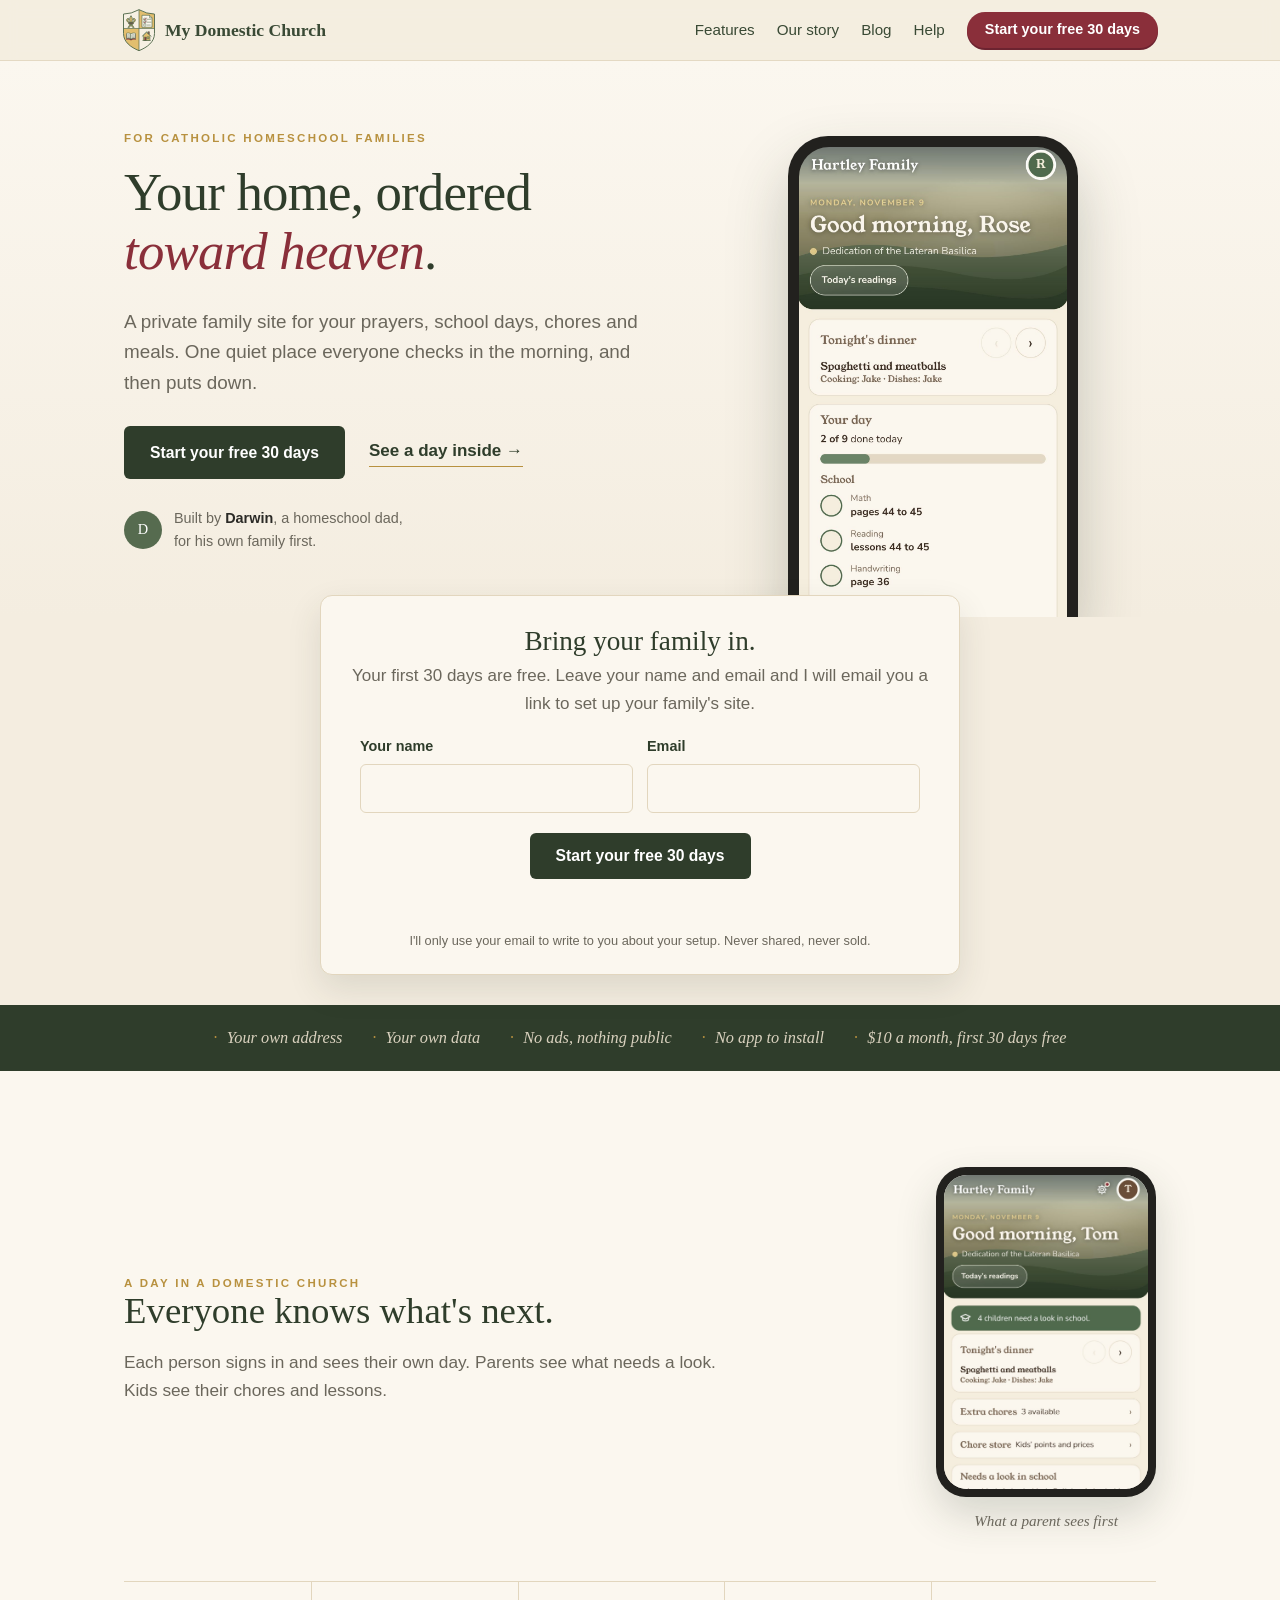
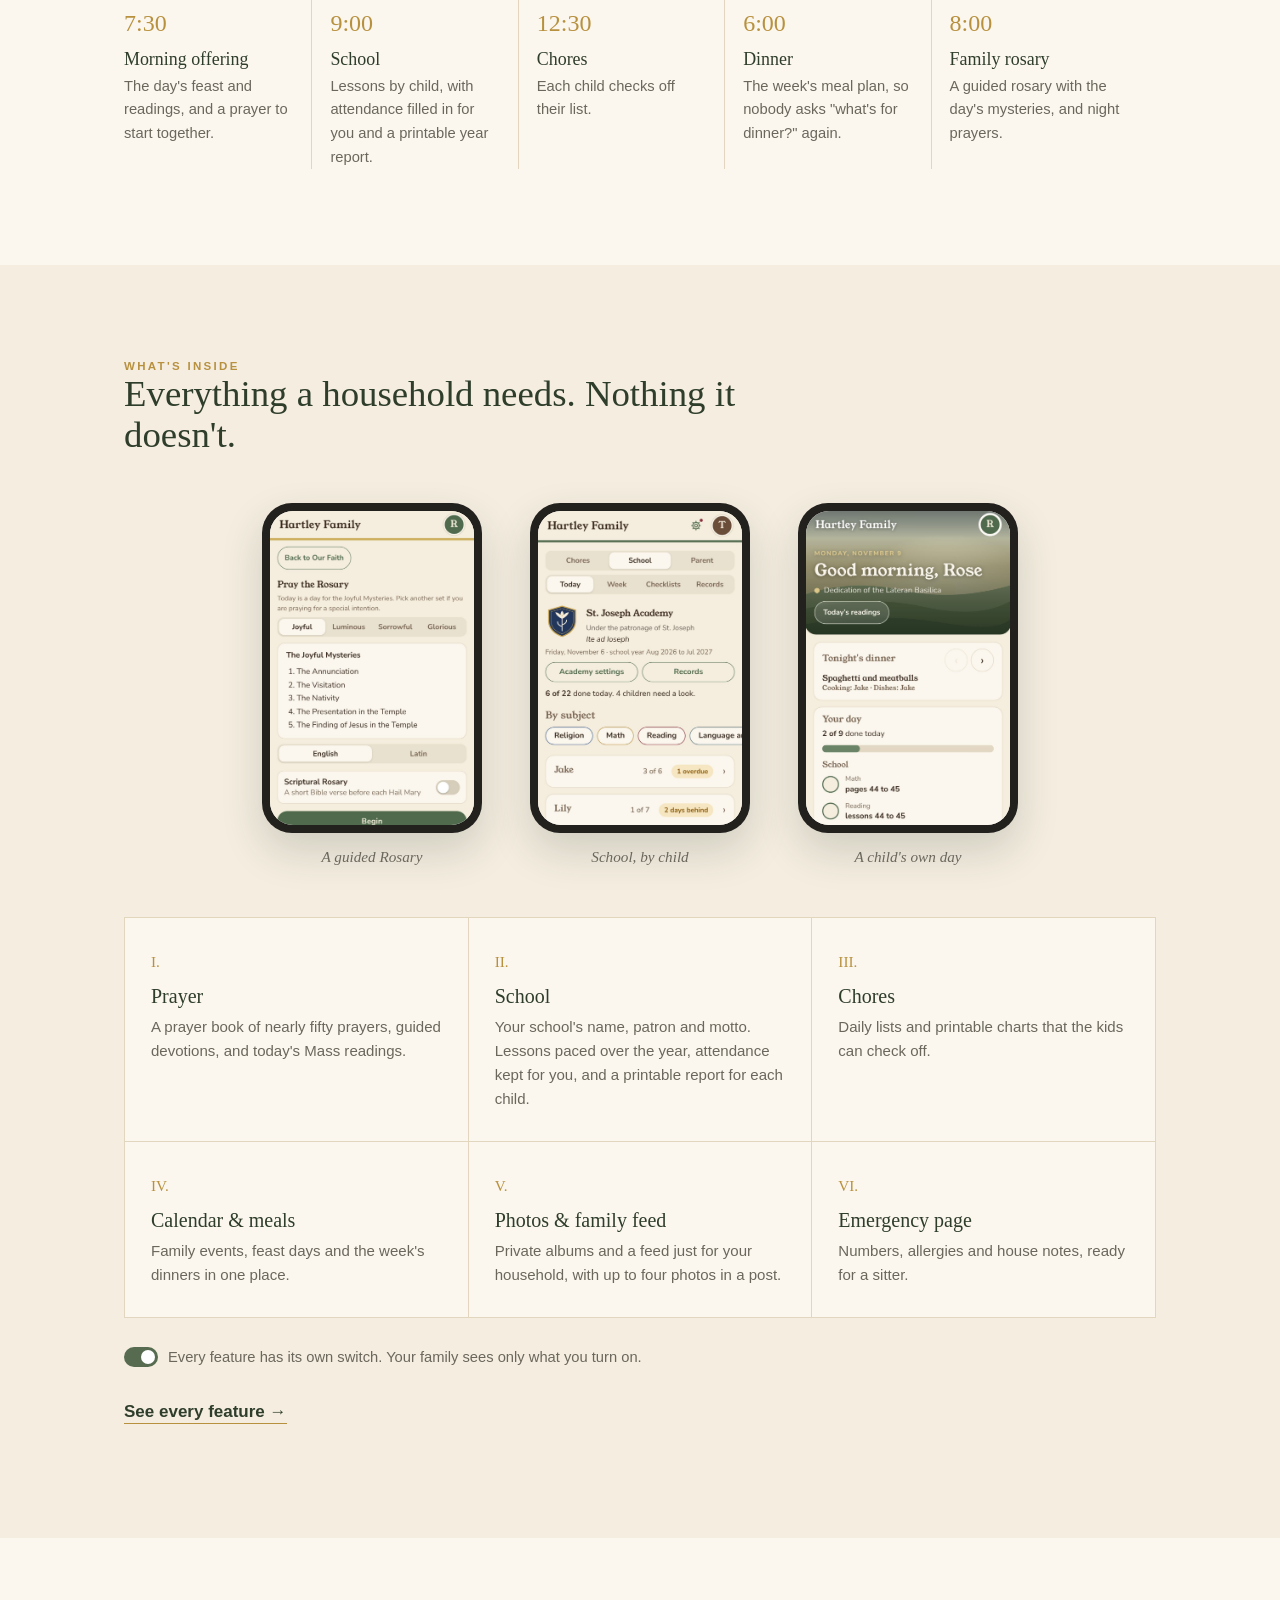
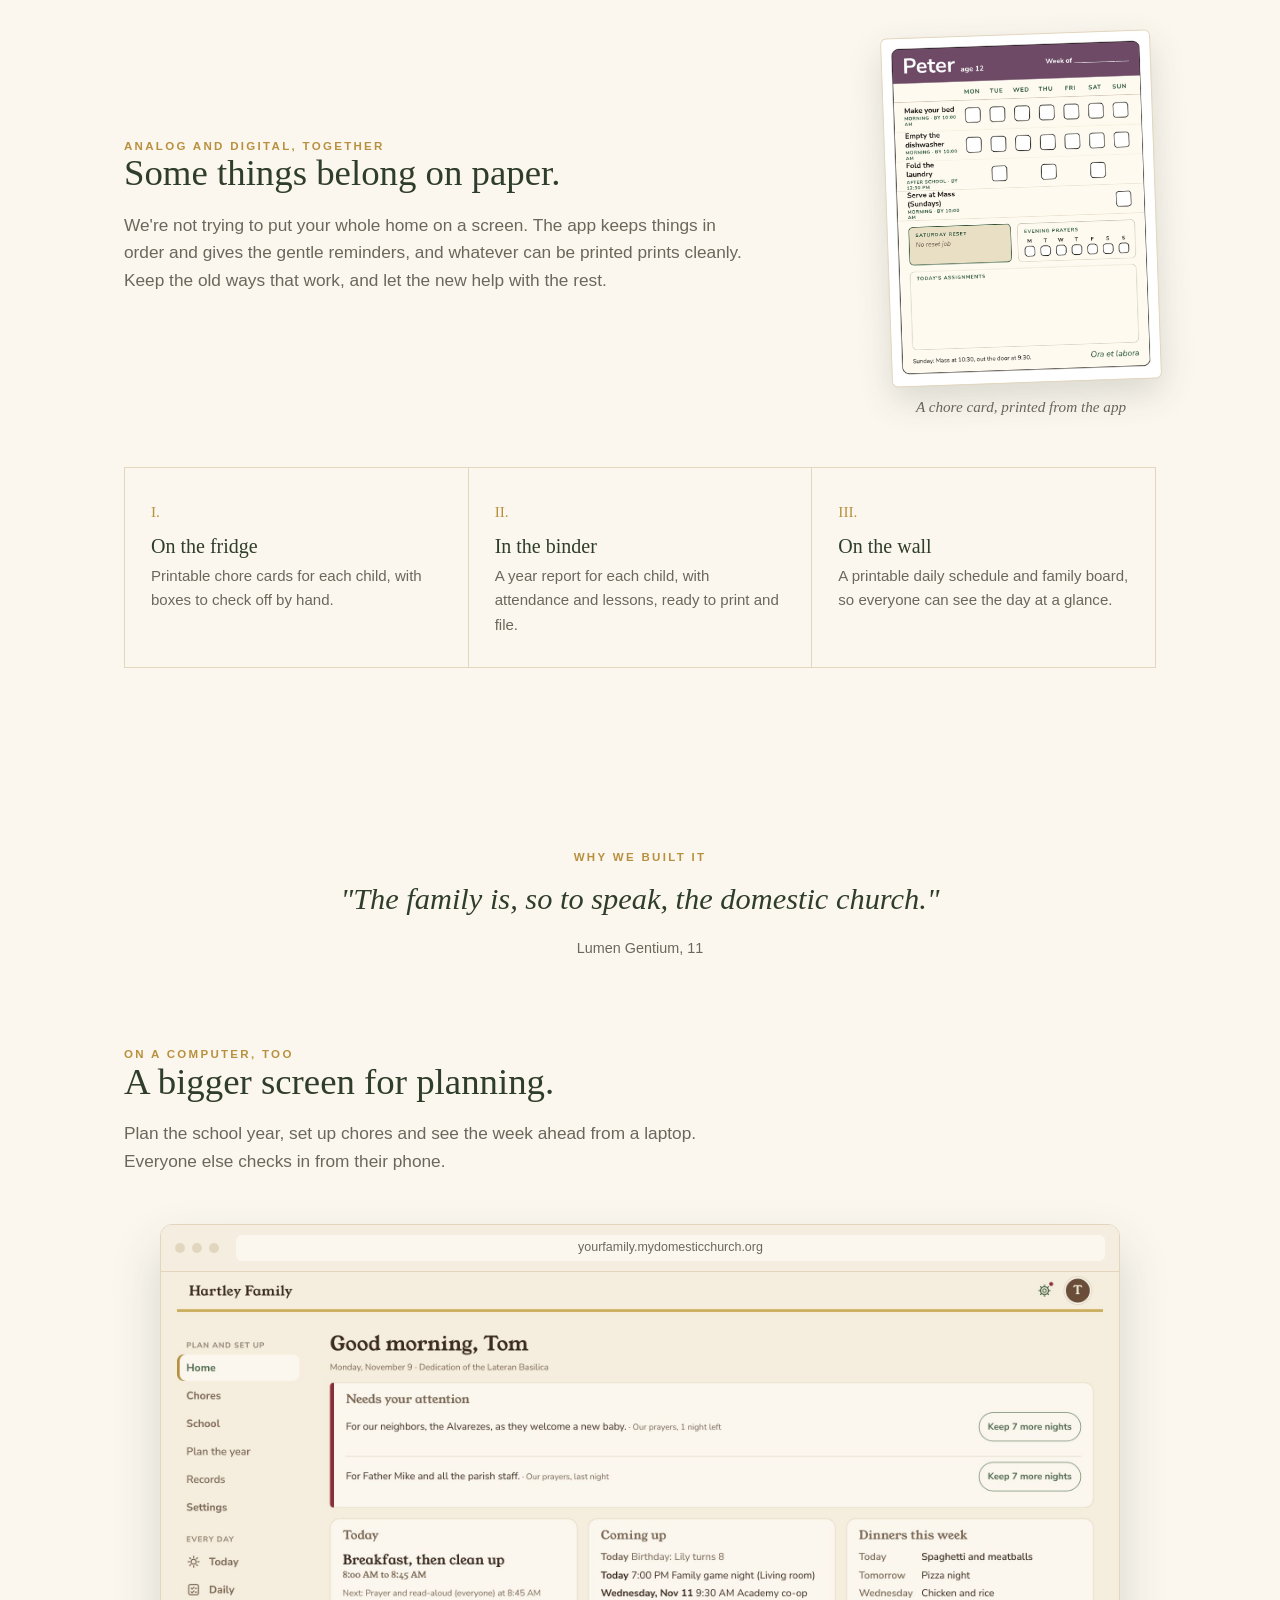
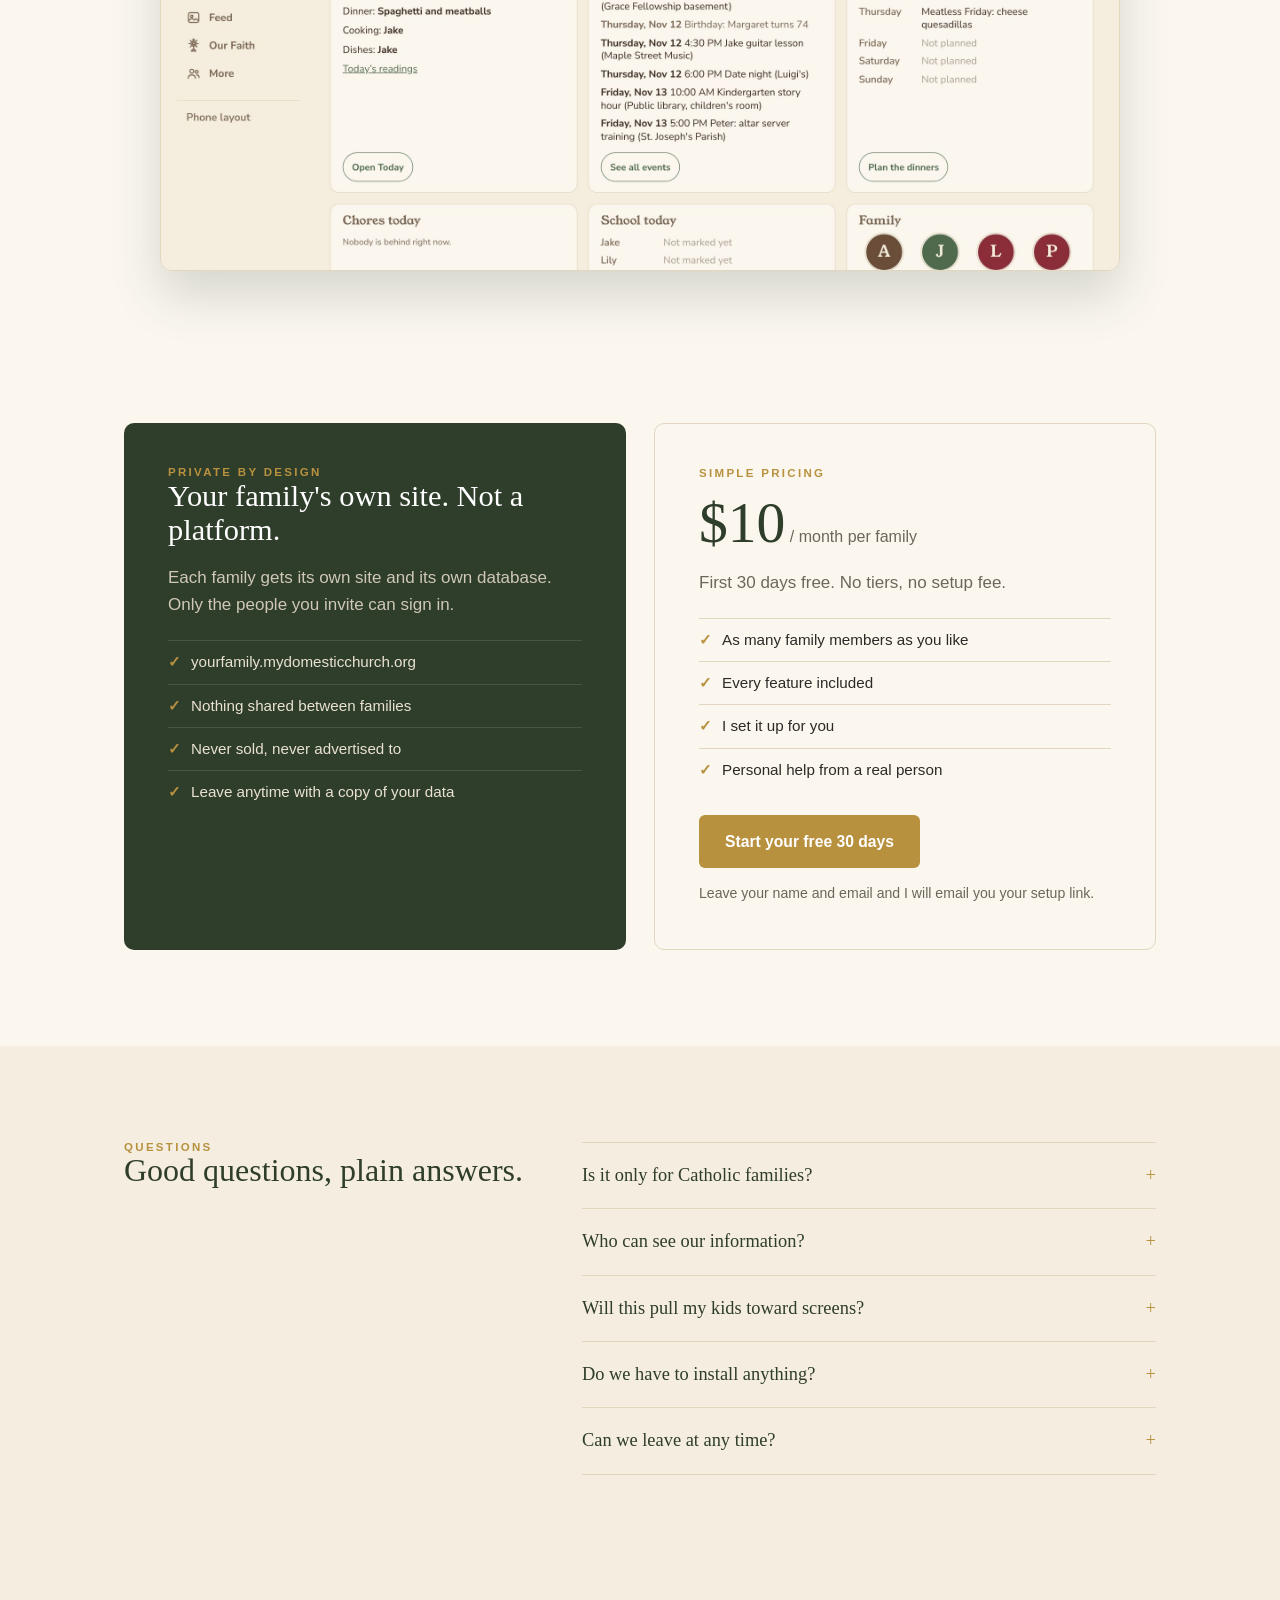
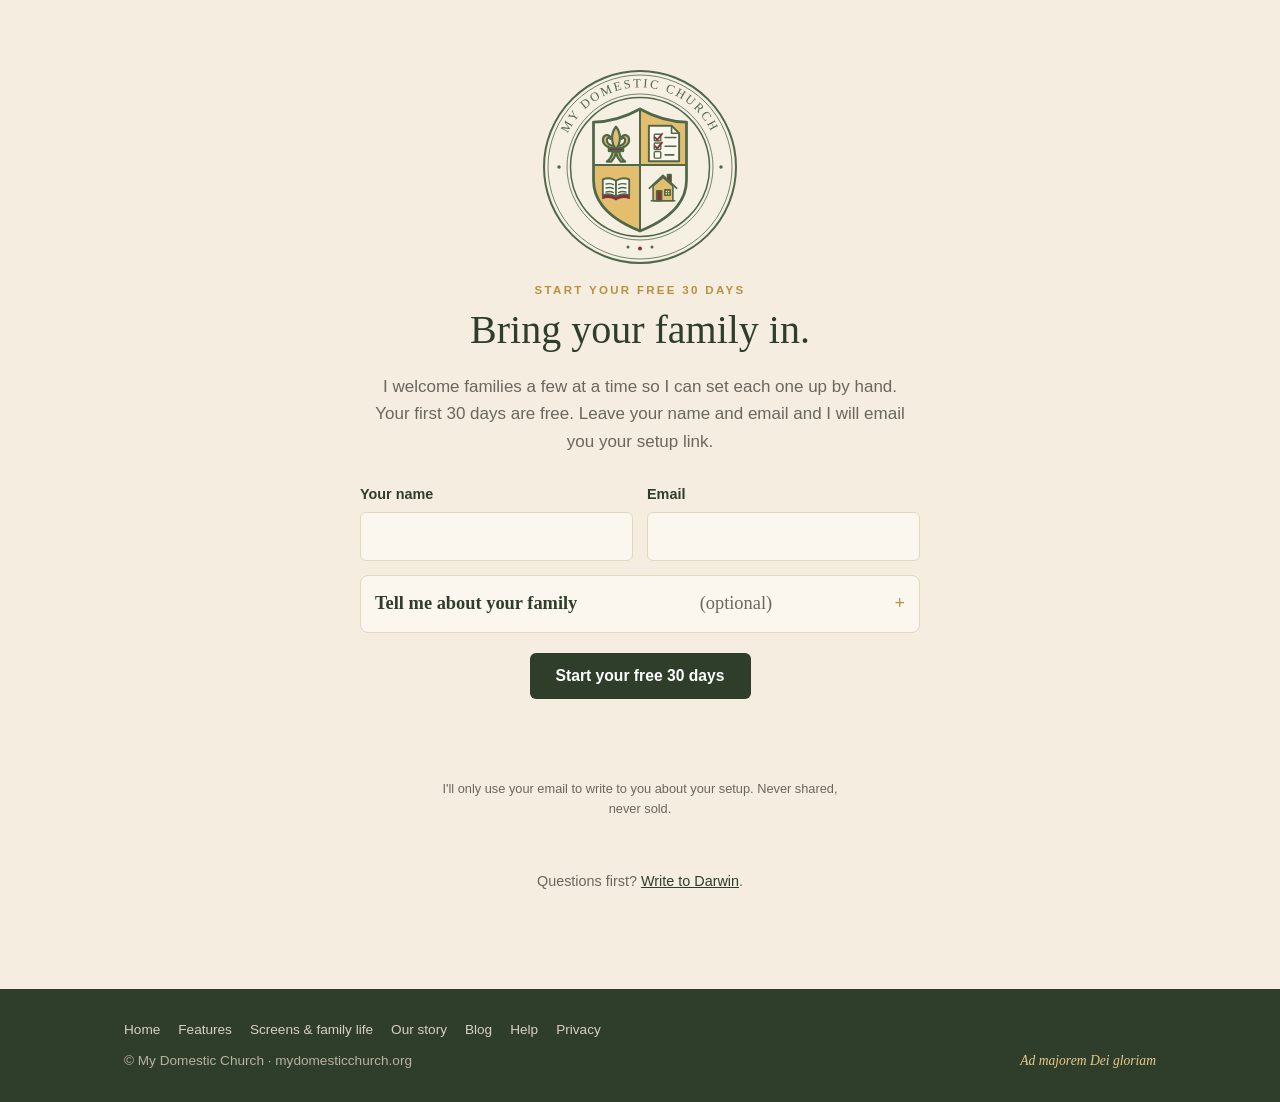
<file: index.html>
<!doctype html>
<html lang="en"><head>
<link rel="icon" href="/favicon.ico" sizes="any">
<link rel="icon" href="/logo/crest-shield.svg" type="image/svg+xml">
<link rel="apple-touch-icon" href="/logo/apple-touch-icon.png">
<!-- Google tag (gtag.js) -->
<script async src="https://www.googletagmanager.com/gtag/js?id=G-GP95698Y2Q"></script>
<script>
  window.dataLayer = window.dataLayer || [];
  function gtag(){dataLayer.push(arguments);}
  gtag('js', new Date());

  gtag('config', 'G-GP95698Y2Q');
</script>
<!-- Google Tag Manager -->
<script async src="https://www.googletagmanager.com/gtm.js?id=GTM-NWWBCVBQ"></script>
<script>
  window.dataLayer = window.dataLayer || [];
  function gtag(){dataLayer.push(arguments);}
  gtag('js', new Date());
</script>
<meta charset="utf-8"><meta name="viewport" content="width=device-width, initial-scale=1">
<title>My Domestic Church: a private family site for Catholic homeschoolers</title>
<meta name="description" content="Private family sites for Catholic homeschool families.">
<meta property="og:type" content="website"><meta property="og:site_name" content="My Domestic Church"><meta property="og:title" content="My Domestic Church: a private family site for Catholic homeschoolers"><meta property="og:description" content="Private family sites for Catholic homeschool families."><meta property="og:url" content="https://mydomesticchurch.org/"><meta property="og:image" content="https://mydomesticchurch.org/logo/share.jpg"><meta name="twitter:card" content="summary_large_image">
<meta name="theme-color" content="#2F3D2B">
<link rel="stylesheet" href="/home.css?v=17"><link rel="stylesheet" href="/header.css?v=2"></head><body>
<div class="top"><div class="wrap">
 <a class="logo" href="/"><img src="/logo/crest-shield.svg" alt="">My Domestic Church</a>
 <nav class="mnav" aria-label="Main">
  <a href="/features">Features</a><a href="/our-story">Our story</a><a href="/blog">Blog</a><a href="/help">Help</a>
  <details class="menu"><summary><span class="bars" aria-hidden="true"></span>Menu</summary>
   <div class="menu-panel"><a href="/">Home</a><a href="/features">Features</a><a href="/screens">Screens &amp; family life</a><a href="/our-story">Our story</a><a href="/blog">Blog</a><a href="/help">Help</a><a href="/privacy">Privacy</a><a class="hbtn" href="#quick">Start your free 30 days</a></div>
  </details>
  <a class="hbtn" href="#quick">Start your free 30 days</a>
 </nav>
</div></div>

<header class="hero"><div class="wrap grid">
 <div>
  <div class="caps" style="margin-bottom:18px">For Catholic homeschool families</div>
  <h1 class="rot"><span class="rot-line on">Your home, ordered <i>toward heaven</i>.</span><span class="rot-line" aria-hidden="true">Prayer, school and chores, <i>under one roof</i>.</span><span class="rot-line" aria-hidden="true">Less juggling. <i>More time for each other.</i></span></h1>
  <p class="lead">A private family site for your prayers, school days, chores and meals. One quiet place everyone checks in the morning, and then puts down.</p>
  <div class="actions"><a class="btn" href="#quick">Start your free 30 days</a><a class="link" href="#day">See a day inside &rarr;</a></div>
  <div class="sig"><div class="ini">D</div><div>Built by <b>Darwin</b>, a homeschool dad,<br>for his own family first.</div></div>
 </div>
 <div><div class="phone"><div class="scr"><img src="/shots/today.jpg?v=2" alt="Today screen"></div></div></div>
</div></header>

<section class="quick" id="quick"><div class="wrap">
 <div class="quick-box">
  <div class="quick-head"><h2>Bring your family in.</h2><p>Your first 30 days are free. Leave your name and email and I will email you a link to set up your family's site.</p></div>
  <form class="wl" id="wl-quick" novalidate>
   <div class="wl-row">
    <label for="ql-name">Your name<input id="ql-name" name="name" autocomplete="name" required maxlength="100"></label>
    <label for="ql-email">Email<input id="ql-email" name="email" type="email" autocomplete="email" required maxlength="200"></label>
   </div>
   <label class="wl-hp" aria-hidden="true">Leave this empty<input name="website" tabindex="-1" autocomplete="off"></label>
   <button class="btn" type="submit" id="ql-send">Start your free 30 days</button>
   <p class="wl-msg" id="ql-msg" role="status"></p>
   <p class="wl-fine">I'll only use your email to write to you about your setup. Never shared, never sold.</p>
  </form>
 </div>
</div></section>

<div class="strip"><div class="wrap"><span>Your own address</span><span>Your own data</span><span>No ads, nothing public</span><span>No app to install</span><span>$10 a month, first 30 days free</span></div></div>

<section id="day"><div class="wrap">
 <div class="headrow">
  <div class="head"><div class="caps">A day in a domestic church</div><h2>Everyone knows what's next.</h2><p>Each person signs in and sees their own day. Parents see what needs a look. Kids see their chores and lessons.</p></div>
  <figure class="mini"><div class="scr"><img src="/shots/parent-today.jpg" alt="A parent's Today screen, showing which children need a look in school" loading="lazy"></div><figcaption>What a parent sees first</figcaption></figure>
 </div>
 <div class="day">
  <div><span class="t">7:30</span><h3>Morning offering</h3><p>The day's feast and readings, and a prayer to start together.</p></div>
  <div><span class="t">9:00</span><h3>School</h3><p>Lessons by child, with attendance filled in for you and a printable year report.</p></div>
  <div><span class="t">12:30</span><h3>Chores</h3><p>Each child checks off their list.</p></div>
  <div><span class="t">6:00</span><h3>Dinner</h3><p>The week's meal plan, so nobody asks "what's for dinner?" again.</p></div>
  <div><span class="t">8:00</span><h3>Family rosary</h3><p>A guided rosary with the day's mysteries, and night prayers.</p></div>
 </div>
</div></section>

<section class="alt"><div class="wrap">
 <div class="head"><div class="caps">What's inside</div><h2>Everything a household needs. Nothing it doesn't.</h2></div>
 <div class="trio">
  <figure class="mini"><div class="scr"><img src="/shots/prayer.jpg?v=2" alt="The guided Rosary" loading="lazy"></div><figcaption>A guided Rosary</figcaption></figure>
  <figure class="mini"><div class="scr"><img src="/shots/school-phone.jpg" alt="The School page" loading="lazy"></div><figcaption>School, by child</figcaption></figure>
  <figure class="mini"><div class="scr"><img src="/shots/chores-child.jpg?v=2" alt="A child's day with chores to check off" loading="lazy"></div><figcaption>A child's own day</figcaption></figure>
 </div>
 <div class="feat">
  <div><span class="n">I.</span><h3>Prayer</h3><p>A prayer book of nearly fifty prayers, guided devotions, and today's Mass readings.</p></div>
  <div><span class="n">II.</span><h3>School</h3><p>Your school's name, patron and motto. Lessons paced over the year, attendance kept for you, and a printable report for each child.</p></div>
  <div><span class="n">III.</span><h3>Chores</h3><p>Daily lists and printable charts that the kids can check off.</p></div>
  <div><span class="n">IV.</span><h3>Calendar &amp; meals</h3><p>Family events, feast days and the week's dinners in one place.</p></div>
  <div><span class="n">V.</span><h3>Photos &amp; family feed</h3><p>Private albums and a feed just for your household, with up to four photos in a post.</p></div>
  <div><span class="n">VI.</span><h3>Emergency page</h3><p>Numbers, allergies and house notes, ready for a sitter.</p></div>
 </div>
 <div class="switch"><span class="sw"></span>Every feature has its own switch. Your family sees only what you turn on.</div>
 <p style="margin-top:22px"><a class="link" href="/features">See every feature &rarr;</a></p>
</div></section>

<section id="print"><div class="wrap">
 <div class="headrow">
  <div class="head"><div class="caps">Analog and digital, together</div><h2>Some things belong on paper.</h2><p>We're not trying to put your whole home on a screen. The app keeps things in order and gives the gentle reminders, and whatever can be printed prints cleanly. Keep the old ways that work, and let the new help with the rest.</p></div>
  <figure class="sheet"><img src="/shots/chore-card.jpg" alt="A printed weekly chore card with boxes to check by hand" loading="lazy"><figcaption>A chore card, printed from the app</figcaption></figure>
 </div>
 <div class="feat">
  <div><span class="n">I.</span><h3>On the fridge</h3><p>Printable chore cards for each child, with boxes to check off by hand.</p></div>
  <div><span class="n">II.</span><h3>In the binder</h3><p>A year report for each child, with attendance and lessons, ready to print and file.</p></div>
  <div><span class="n">III.</span><h3>On the wall</h3><p>A printable daily schedule and family board, so everyone can see the day at a glance.</p></div>
 </div>
</div></section>

<div class="quote"><div class="wrap">
 <div class="caps">Why we built it</div>
 <blockquote>"The family is, so to speak, the domestic church."</blockquote>
 <cite>Lumen Gentium, 11</cite>
</div></div>

<section style="padding-top:0"><div class="wrap">
 <div class="head"><div class="caps">On a computer, too</div><h2>A bigger screen for planning.</h2><p>Plan the school year, set up chores and see the week ahead from a laptop. Everyone else checks in from their phone.</p></div>
 <figure class="laptop"><div class="bar"><i></i><i></i><i></i><span>yourfamily.mydomesticchurch.org</span></div><img src="/shots/desktop-home.jpg" alt="The parent's home page on a computer: prayers, the day, what's coming up and the week's dinners" loading="lazy"></figure>
</div></section>

<section style="padding-top:0"><div class="wrap two">
 <div class="dark"><div class="caps">Private by design</div><h2>Your family's own site. Not a platform.</h2><p>Each family gets its own site and its own database. Only the people you invite can sign in.</p>
  <ul><li>yourfamily.mydomesticchurch.org</li><li>Nothing shared between families</li><li>Never sold, never advertised to</li><li>Leave anytime with a copy of your data</li></ul></div>
 <div class="price"><div class="caps">Simple pricing</div><div class="amt" style="margin:14px 0 6px"><span id="price-monthly">$10</span><small> / month per family</small></div><p style="color:var(--muted)">First 30 days free. No tiers, no setup fee.</p>
  <ul><li>As many family members as you like</li><li>Every feature included</li><li>I set it up for you</li><li>Personal help from a real person</li></ul>
  <a class="btn gold" style="margin-top:24px" href="#waitlist">Start your free 30 days</a>
  <p style="color:var(--muted);font-size:.88rem;margin:14px 0 0">Leave your name and email and I will email you your setup link.</p></div>
</div></section>

<section class="alt"><div class="wrap faq">
 <div><div class="caps">Questions</div><h2 style="font-size:2rem">Good questions, plain answers.</h2></div>
 <div>
  <details><summary>Is it only for Catholic families?</summary><p style="color:var(--muted);margin:12px 0 0">It's built with a Catholic family in mind, with the prayer book, readings and wording to match, but any family that likes a private home site is welcome.</p></details>
  <details><summary>Who can see our information?</summary><p style="color:var(--muted);margin:12px 0 0">Only the people you give a sign-in to. Nothing is public, and nothing is shared between families unless you choose a feature that does.</p></details>
  <details><summary>Will this pull my kids toward screens?</summary><p style="color:var(--muted);margin:12px 0 0">I hope not. It is meant to be quick to check and easy to put down, and every optional feature starts switched off. <a href="/screens">Read more</a>.</p></details>
  <details><summary>Do we have to install anything?</summary><p style="color:var(--muted);margin:12px 0 0">No. It opens in your phone's browser, and you can add it to your Home Screen so it looks like an app.</p></details>
  <details><summary>Can we leave at any time?</summary><p style="color:var(--muted);margin:12px 0 0">Yes. Just let me know and I'll give you a copy of your family's information.</p></details>
 </div>
</div></section>

<div class="cta" id="waitlist"><div class="wrap" id="contact">
 <img src="/logo/crest-seal.svg" alt="My Domestic Church seal">
 <div class="caps">Start your free 30 days</div>
 <h2>Bring your family in.</h2>
 <p>I welcome families a few at a time so I can set each one up by hand. Your first 30 days are free. Leave your name and email and I will email you your setup link.</p>
 <form class="wl" id="wl-form" novalidate>
  <div class="wl-row">
   <label for="wl-name">Your name<input id="wl-name" name="name" autocomplete="name" required maxlength="100"></label>
   <label for="wl-email">Email<input id="wl-email" name="email" type="email" autocomplete="email" required maxlength="200"></label>
  </div>
  <details class="wl-opt"><summary>Tell me about your family <span>(optional)</span></summary>
  <p class="wl-note">Three short questions. Your answers help me set up the app well for your family before you start.</p>
  <div class="wl-row wl-three">
   <label for="wl-hopes">What would help most?<textarea id="wl-hopes" name="hopes" rows="3" maxlength="1500" placeholder="For example: keeping school on track, chores, prayer time"></textarea></label>
   <label for="wl-kids">Who's at home?<textarea id="wl-kids" name="kids" rows="3" maxlength="300" placeholder="For example: Mom, Dad, kids 12 (7th grade), 9 (4th), 5"></textarea></label>
   <label for="wl-day">A normal school day<textarea id="wl-day" name="school_day" rows="3" maxlength="500" placeholder="For example: start at 9, done by 2, math takes longest"></textarea></label>
  </div>
  </details>
  <label class="wl-hp" aria-hidden="true">Leave this empty<input name="website" tabindex="-1" autocomplete="off"></label>
  <button class="btn" type="submit" id="wl-send">Start your free 30 days</button>
  <p class="wl-msg" id="wl-msg" role="status"></p>
  <p class="wl-fine">I'll only use your email to write to you about your setup. Never shared, never sold.</p>
 </form>
 <form class="wl" id="wl-more" hidden novalidate>
  <h3 class="wl-thanks">Thank you! Watch your email for your setup link.</h3>
  <p class="wl-note">One more thing, if you have a minute. A few answers now mean I can set the app up around the way your family already works. Skip any you like, or all of them.</p>
  <label for="wm-organize">How do you keep things organized today? A planner, the fridge, an app, memory, sticky notes?<textarea id="wm-organize" name="organize" rows="2" maxlength="600"></textarea></label>
  <label for="wm-working">What's working well that you'd hate to lose?<textarea id="wm-working" name="working" rows="2" maxlength="600"></textarea></label>
  <label for="wm-frustrating">What's the most frustrating part of a normal week?<textarea id="wm-frustrating" name="frustrating" rows="2" maxlength="600"></textarea></label>
  <label for="wm-easier">If one thing got easier, what would it be?<textarea id="wm-easier" name="easier" rows="2" maxlength="600"></textarea></label>
  <label for="wm-devices">Who will use the app, and on what? Your phone, a computer, the kids' own tablets or phones?<textarea id="wm-devices" name="devices" rows="2" maxlength="600"></textarea></label>
  <button class="btn" type="submit" id="wm-send">Send my answers</button>
  <button class="wl-skip" type="button" id="wm-skip">No thanks, I'm done</button>
  <p class="wl-msg" id="wm-msg" role="status"></p>
 </form>
 <p class="wl-small">Questions first? <a data-mail href="#">Write to Darwin</a>.</p>
</div></div>

<footer><div class="wrap"><nav class="fnav"><a href="/">Home</a><a href="/features">Features</a><a href="/screens">Screens &amp; family life</a><a href="/our-story">Our story</a><a href="/blog">Blog</a><a href="/help">Help</a><a href="/privacy">Privacy</a></nav><span>&copy; My Domestic Church &middot; mydomesticchurch.org</span><em>Ad majorem Dei gloriam</em></div></footer>
<script src="/site.js?v=12"></script>
<script>
/* Home heading: gently fades between its lines. Shows only the first line if the visitor prefers less motion. */
(function(){
  var lines = document.querySelectorAll(".rot-line"); if (lines.length < 2) return;
  if (window.matchMedia && matchMedia("(prefers-reduced-motion: reduce)").matches) return;
  var i = 0;
  setInterval(function(){
    if (document.hidden) return;
    lines[i].classList.remove("on");
    i = (i + 1) % lines.length;
    lines[i].classList.add("on");
  }, 6000);
})();
</script>
</body></html>
</file>
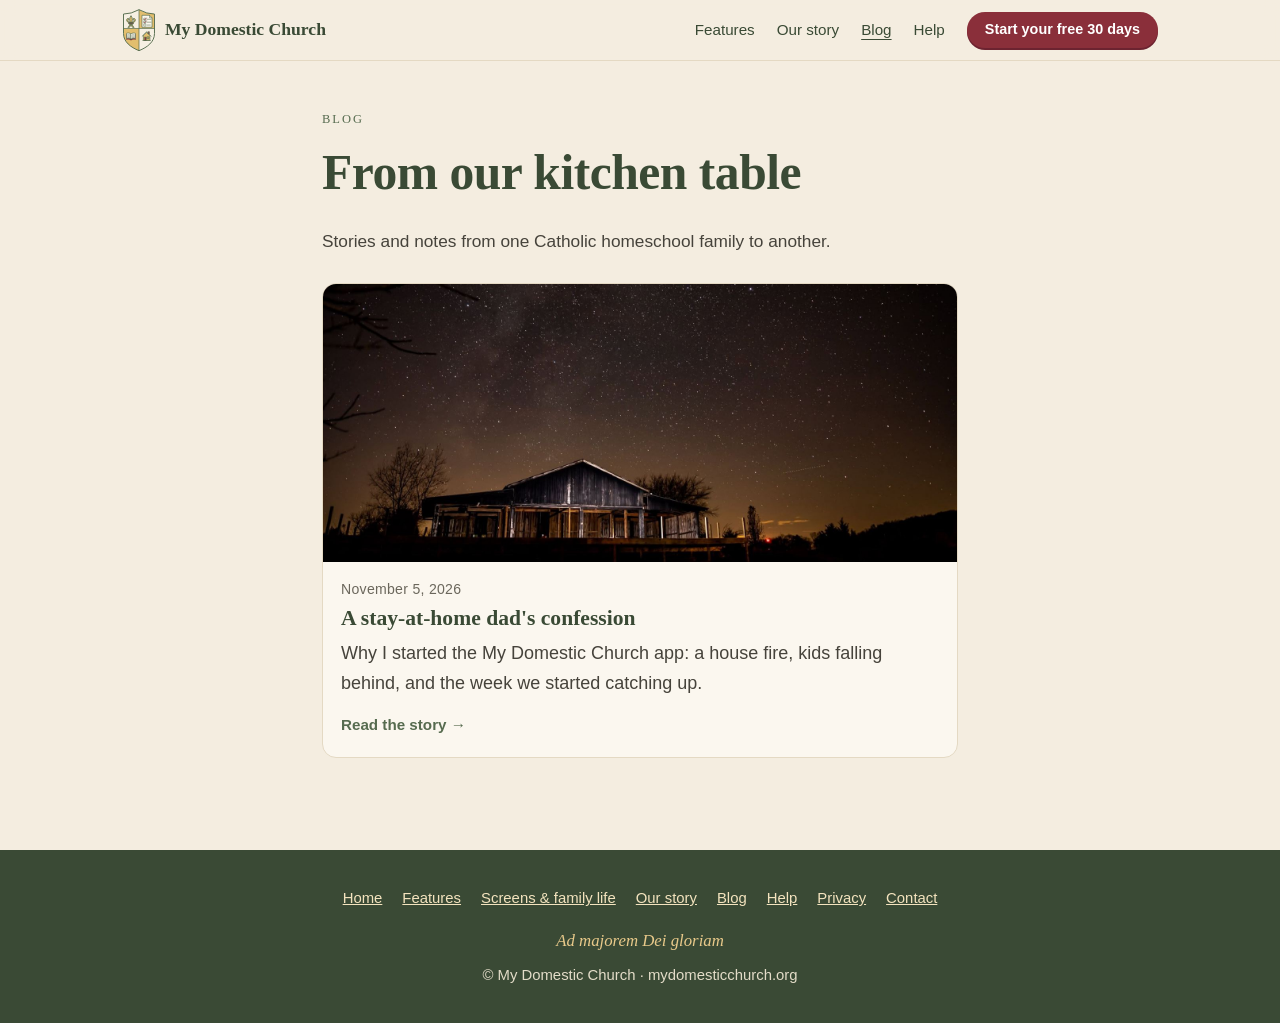
<file: blog.html>
<!doctype html>
<html lang="en"><head>
<link rel="icon" href="/favicon.ico" sizes="any">
<link rel="icon" href="/logo/crest-shield.svg" type="image/svg+xml">
<link rel="apple-touch-icon" href="/logo/apple-touch-icon.png">
<!-- Google tag (gtag.js) -->
<script async src="https://www.googletagmanager.com/gtag/js?id=G-GP95698Y2Q"></script>
<script>
  window.dataLayer = window.dataLayer || [];
  function gtag(){dataLayer.push(arguments);}
  gtag('js', new Date());

  gtag('config', 'G-GP95698Y2Q');
</script>
<!-- Google Tag Manager -->
<script async src="https://www.googletagmanager.com/gtm.js?id=GTM-NWWBCVBQ"></script>
<script>
  window.dataLayer = window.dataLayer || [];
  function gtag(){dataLayer.push(arguments);}
  gtag('js', new Date());
</script>
<meta charset="utf-8"><meta name="viewport" content="width=device-width, initial-scale=1">
<title>Blog | My Domestic Church</title><meta name="description" content="Stories and notes from a Catholic homeschool family.">
<meta property="og:type" content="website"><meta property="og:site_name" content="My Domestic Church"><meta property="og:title" content="Blog | My Domestic Church"><meta property="og:description" content="Stories and notes from a Catholic homeschool family."><meta property="og:url" content="https://mydomesticchurch.org/blog"><meta property="og:image" content="https://mydomesticchurch.org/logo/share.jpg"><meta name="twitter:card" content="summary_large_image"><meta name="theme-color" content="#566B4F">
<link rel="stylesheet" href="/style.css?v=14"><link rel="stylesheet" href="/header.css?v=2"></head><body>
<div class="top"><div class="wrap">
  <a class="logo" href="/"><img src="/logo/crest-shield.svg" alt="">My Domestic Church</a>
  <nav class="mnav" aria-label="Main">
  <a href="/features">Features</a><a href="/our-story">Our story</a><a href="/blog">Blog</a><a href="/help">Help</a>
  <details class="menu"><summary><span class="bars" aria-hidden="true"></span>Menu</summary>
   <div class="menu-panel"><a href="/">Home</a><a href="/features">Features</a><a href="/screens">Screens &amp; family life</a><a href="/our-story">Our story</a><a href="/blog">Blog</a><a href="/help">Help</a><a href="/privacy">Privacy</a><a class="hbtn" href="/#waitlist">Start your free 30 days</a></div>
  </details>
  <a class="hbtn" href="/#waitlist">Start your free 30 days</a>
 </nav>
</div></div>
<main class="page"><div class="wrap prose">
<span class="eyebrow">Blog</span>
<h1>From our kitchen table</h1>
<p class="lede-s">Stories and notes from one Catholic homeschool family to another.</p>
<a class="postcard" href="/blog/a-stay-at-home-dads-confession">
  <img src="/blog/img/confession-header.jpg" alt="A weathered farm building under a sky full of stars" width="1600" height="700" loading="lazy">
  <div class="pc-body"><span class="post-date">November 5, 2026</span>
  <h2>A stay-at-home dad's confession</h2>
  <p>Why I started the My Domestic Church app: a house fire, kids falling behind, and the week we started catching up.</p>
  <span class="more">Read the story &rarr;</span></div>
</a>
</div></main>
<footer>
  <nav><a href="/">Home</a><a href="/features">Features</a><a href="/screens">Screens &amp; family life</a><a href="/our-story">Our story</a><a href="/blog">Blog</a><a href="/help">Help</a><a href="/privacy">Privacy</a><a href="/#contact">Contact</a></nav>
  <em>Ad majorem Dei gloriam</em>
  &copy; My Domestic Church &middot; mydomesticchurch.org
</footer>
<script src="/site.js?v=12"></script>
</body></html>
</file>
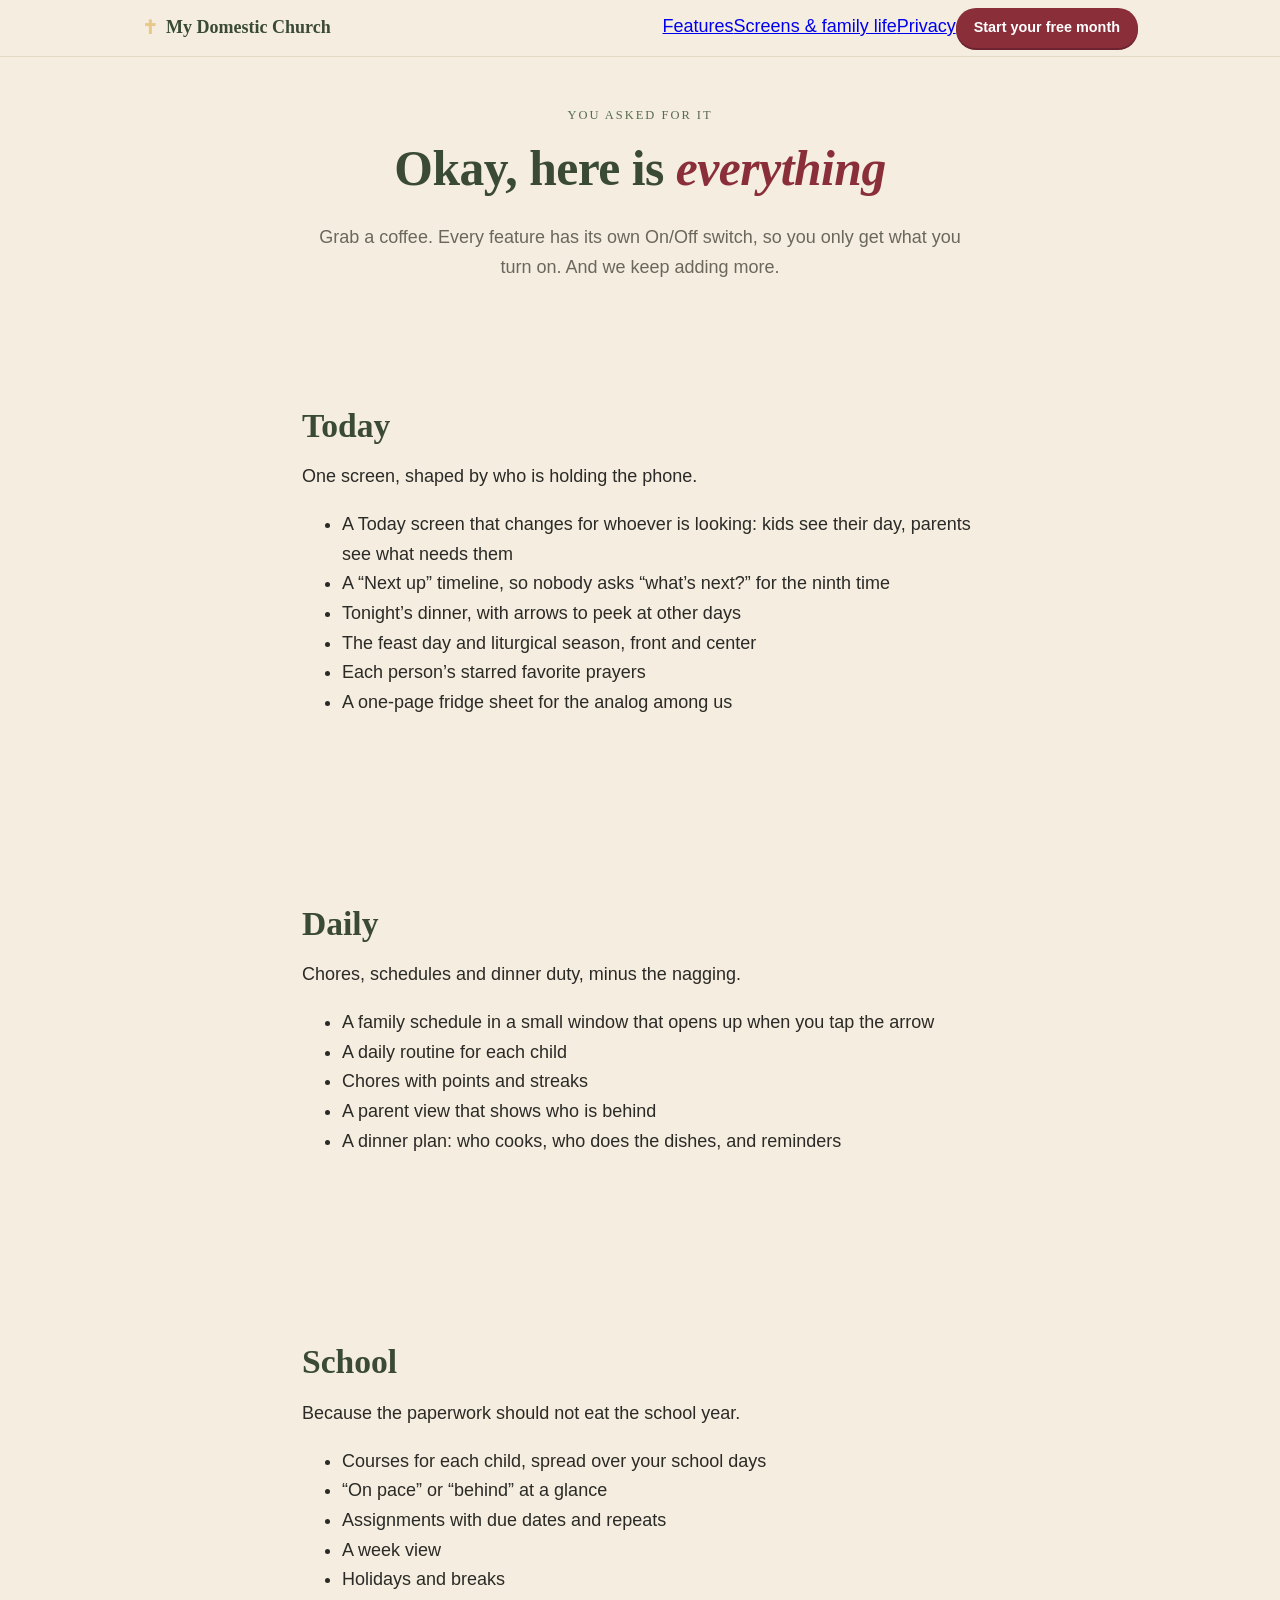
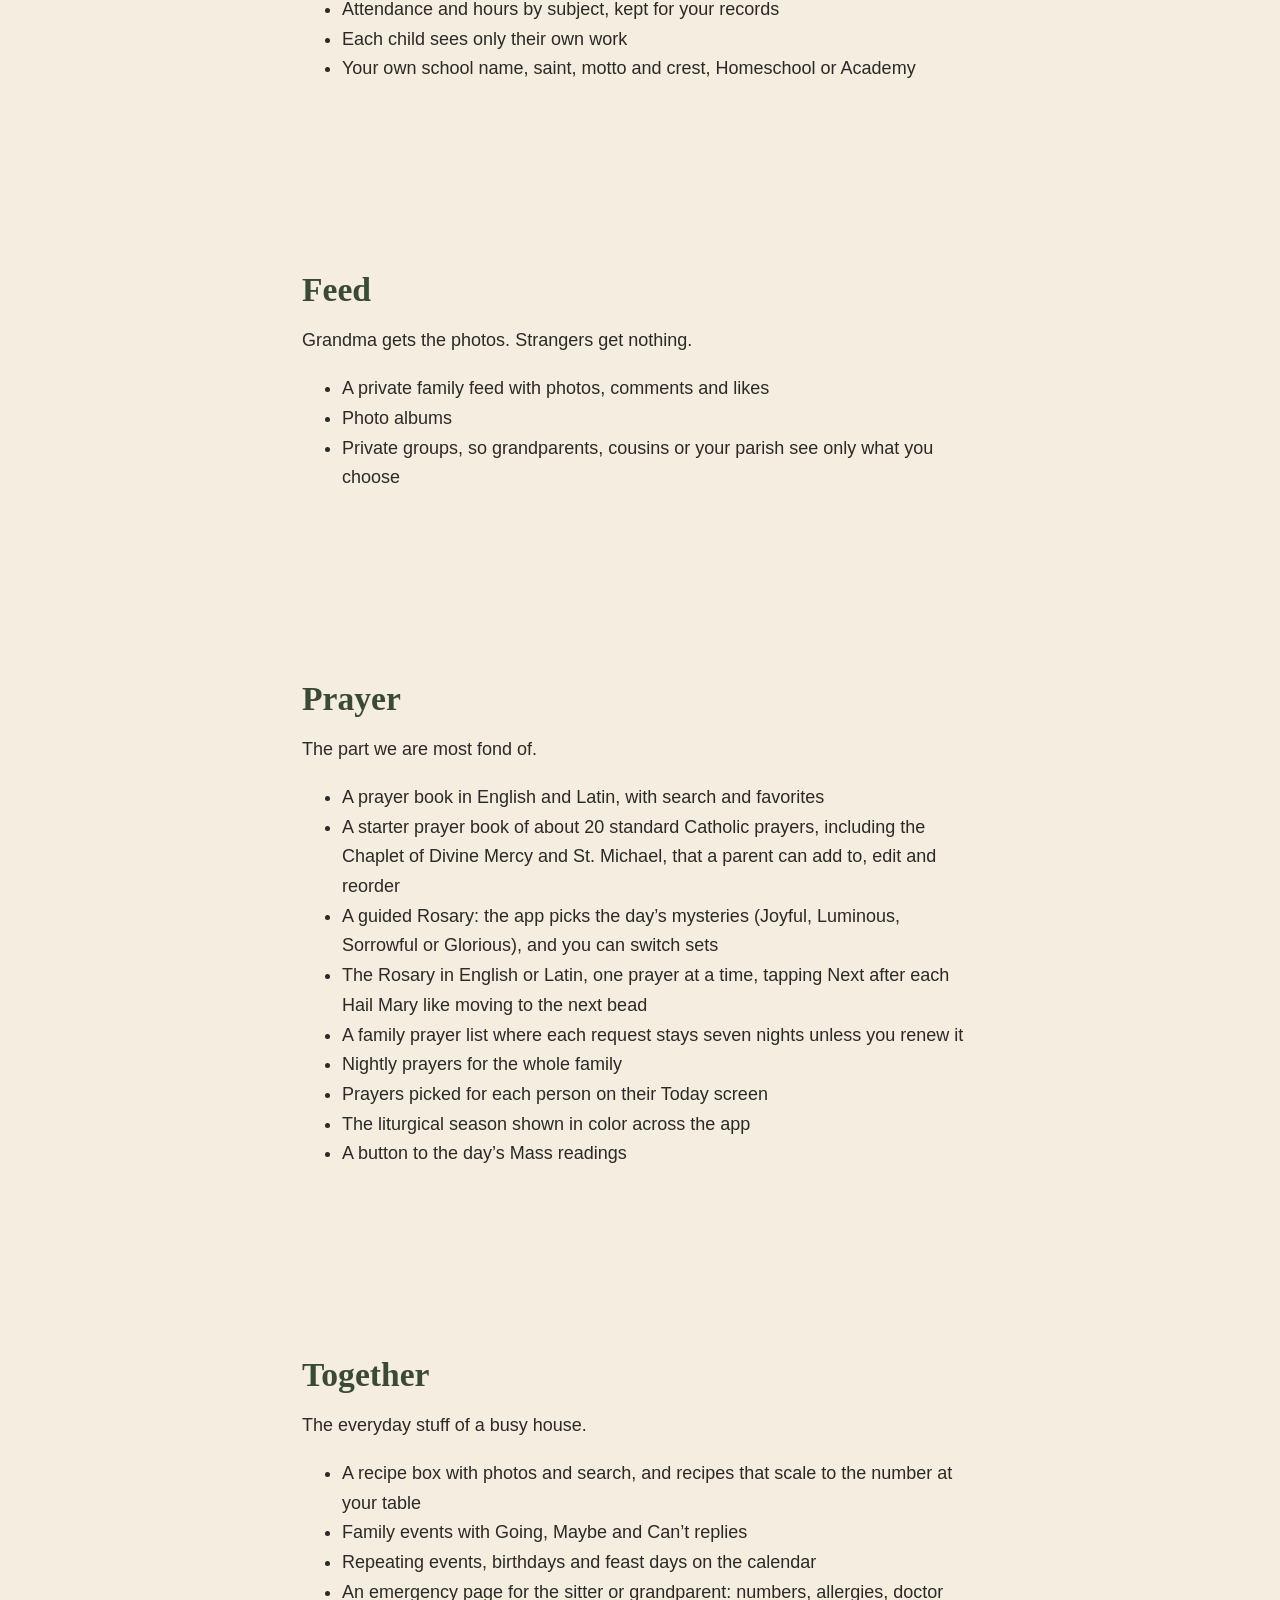
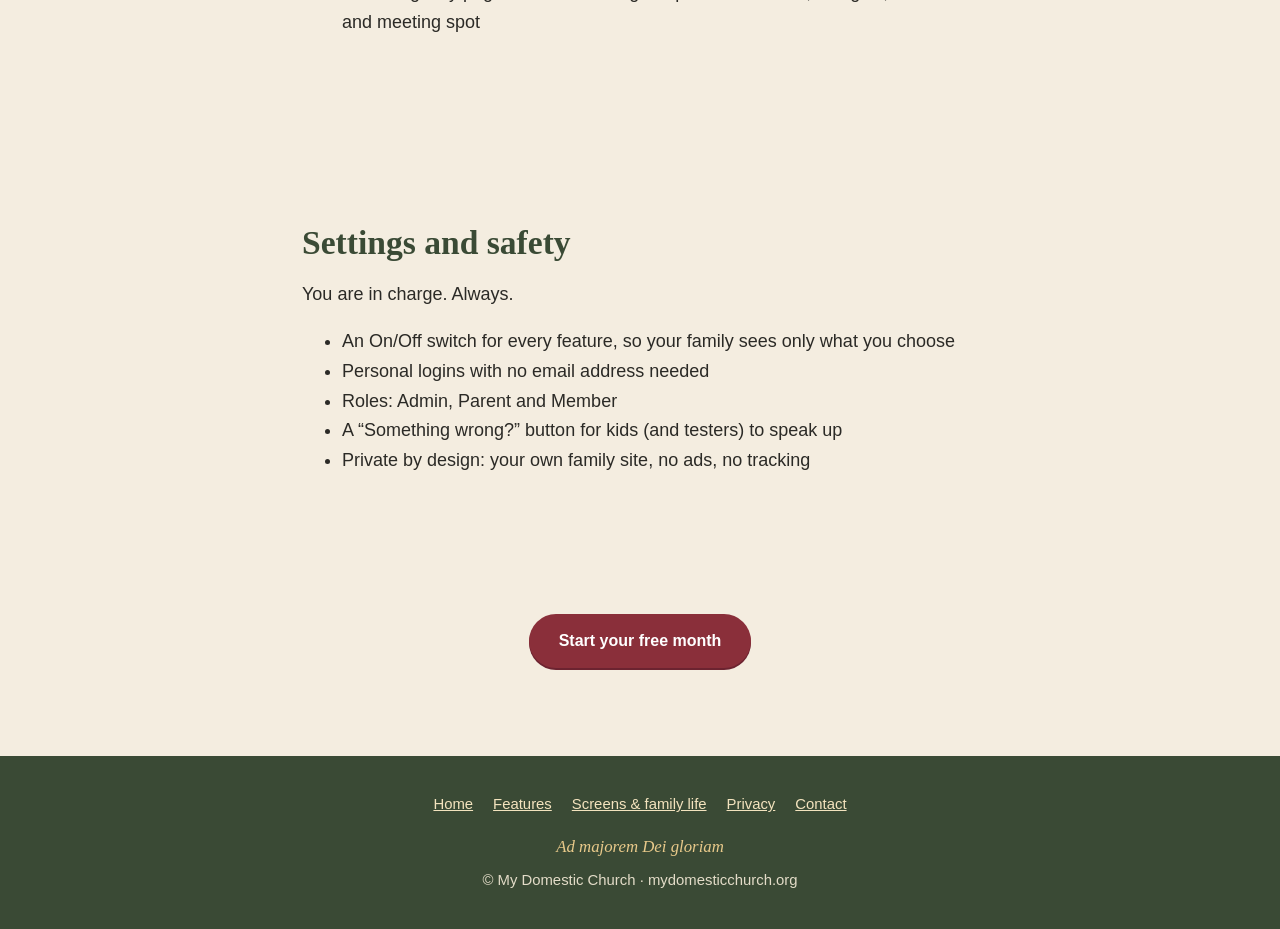
<file: everything.html>
<!doctype html>
<html lang="en"><head><meta charset="utf-8"><meta name="viewport" content="width=device-width, initial-scale=1">
<title>Everything | My Domestic Church</title><meta name="description" content="Every feature in a My Domestic Church family site, in one long list."><meta name="theme-color" content="#566B4F">
<link rel="stylesheet" href="/style.css?v=7"></head><body>
<div class="top"><div class="wrap">
  <a class="logo" href="/"><span>&#10013;</span>My Domestic Church</a>
  <div class="navlinks"><a href="/features">Features</a><a href="/screens">Screens &amp; family life</a><a href="/privacy">Privacy</a><a class="btn" href="/#start">Start your free month</a></div>
</div></div>
<main class="page"><div class="wrap" style="max-width:720px">
<div class="center"><span class="eyebrow">You asked for it</span>
<h1>Okay, here is <em>everything</em></h1>
<p class="lede">Grab a coffee. Every feature has its own On/Off switch, so you only get what you turn on. And we keep adding more.</p></div>
<section class="egroup"><h2>Today</h2><p class="wink">One screen, shaped by who is holding the phone.</p><ul>
<li>A Today screen that changes for whoever is looking: kids see their day, parents see what needs them</li>
<li>A &ldquo;Next up&rdquo; timeline, so nobody asks &ldquo;what&rsquo;s next?&rdquo; for the ninth time</li>
<li>Tonight&rsquo;s dinner, with arrows to peek at other days</li>
<li>The feast day and liturgical season, front and center</li>
<li>Each person&rsquo;s starred favorite prayers</li>
<li>A one-page fridge sheet for the analog among us</li>
</ul></section>
<section class="egroup"><h2>Daily</h2><p class="wink">Chores, schedules and dinner duty, minus the nagging.</p><ul>
<li>A family schedule in a small window that opens up when you tap the arrow</li>
<li>A daily routine for each child</li>
<li>Chores with points and streaks</li>
<li>A parent view that shows who is behind</li>
<li>A dinner plan: who cooks, who does the dishes, and reminders</li>
</ul></section>
<section class="egroup"><h2>School</h2><p class="wink">Because the paperwork should not eat the school year.</p><ul>
<li>Courses for each child, spread over your school days</li>
<li>&ldquo;On pace&rdquo; or &ldquo;behind&rdquo; at a glance</li>
<li>Assignments with due dates and repeats</li>
<li>A week view</li>
<li>Holidays and breaks</li>
<li>Attendance and hours by subject, kept for your records</li>
<li>Each child sees only their own work</li>
<li>Your own school name, saint, motto and crest, Homeschool or Academy</li>
</ul></section>
<section class="egroup"><h2>Feed</h2><p class="wink">Grandma gets the photos. Strangers get nothing.</p><ul>
<li>A private family feed with photos, comments and likes</li>
<li>Photo albums</li>
<li>Private groups, so grandparents, cousins or your parish see only what you choose</li>
</ul></section>
<section class="egroup"><h2>Prayer</h2><p class="wink">The part we are most fond of.</p><ul>
<li>A prayer book in English and Latin, with search and favorites</li>
<li>A starter prayer book of about 20 standard Catholic prayers, including the Chaplet of Divine Mercy and St. Michael, that a parent can add to, edit and reorder</li>
<li>A guided Rosary: the app picks the day&rsquo;s mysteries (Joyful, Luminous, Sorrowful or Glorious), and you can switch sets</li>
<li>The Rosary in English or Latin, one prayer at a time, tapping Next after each Hail Mary like moving to the next bead</li>
<li>A family prayer list where each request stays seven nights unless you renew it</li>
<li>Nightly prayers for the whole family</li>
<li>Prayers picked for each person on their Today screen</li>
<li>The liturgical season shown in color across the app</li>
<li>A button to the day&rsquo;s Mass readings</li>
</ul></section>
<section class="egroup"><h2>Together</h2><p class="wink">The everyday stuff of a busy house.</p><ul>
<li>A recipe box with photos and search, and recipes that scale to the number at your table</li>
<li>Family events with Going, Maybe and Can&rsquo;t replies</li>
<li>Repeating events, birthdays and feast days on the calendar</li>
<li>An emergency page for the sitter or grandparent: numbers, allergies, doctor and meeting spot</li>
</ul></section>
<section class="egroup"><h2>Settings and safety</h2><p class="wink">You are in charge. Always.</p><ul>
<li>An On/Off switch for every feature, so your family sees only what you choose</li>
<li>Personal logins with no email address needed</li>
<li>Roles: Admin, Parent and Member</li>
<li>A &ldquo;Something wrong?&rdquo; button for kids (and testers) to speak up</li>
<li>Private by design: your own family site, no ads, no tracking</li>
</ul></section>
<p class="center" style="margin-top:2em"><a class="btn" href="/#start">Start your free month</a></p>
</div></main>
<footer>
  <nav><a href="/">Home</a><a href="/features">Features</a><a href="/screens">Screens &amp; family life</a><a href="/privacy">Privacy</a><a href="/#contact">Contact</a></nav>
  <em>Ad majorem Dei gloriam</em>
  &copy; My Domestic Church &middot; mydomesticchurch.org
</footer>
<script src="site.js"></script>
</body></html>
</file>
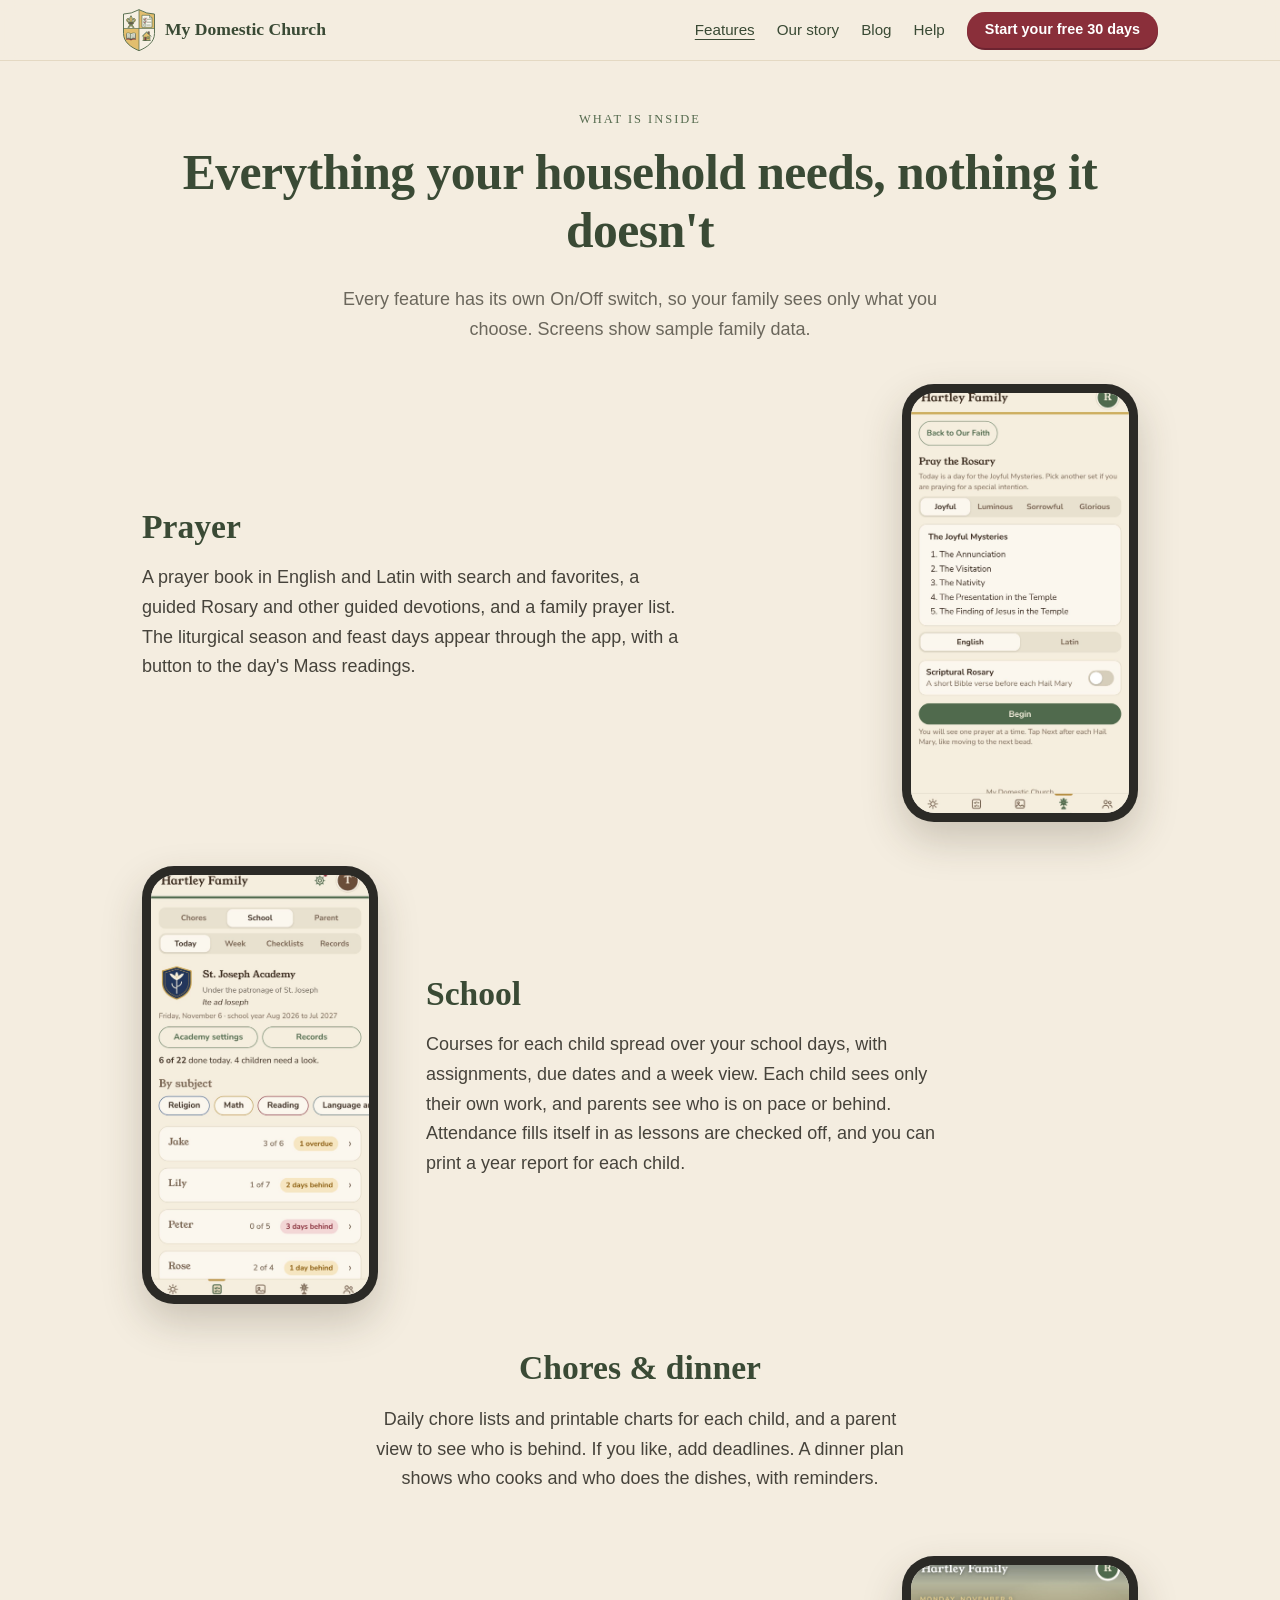
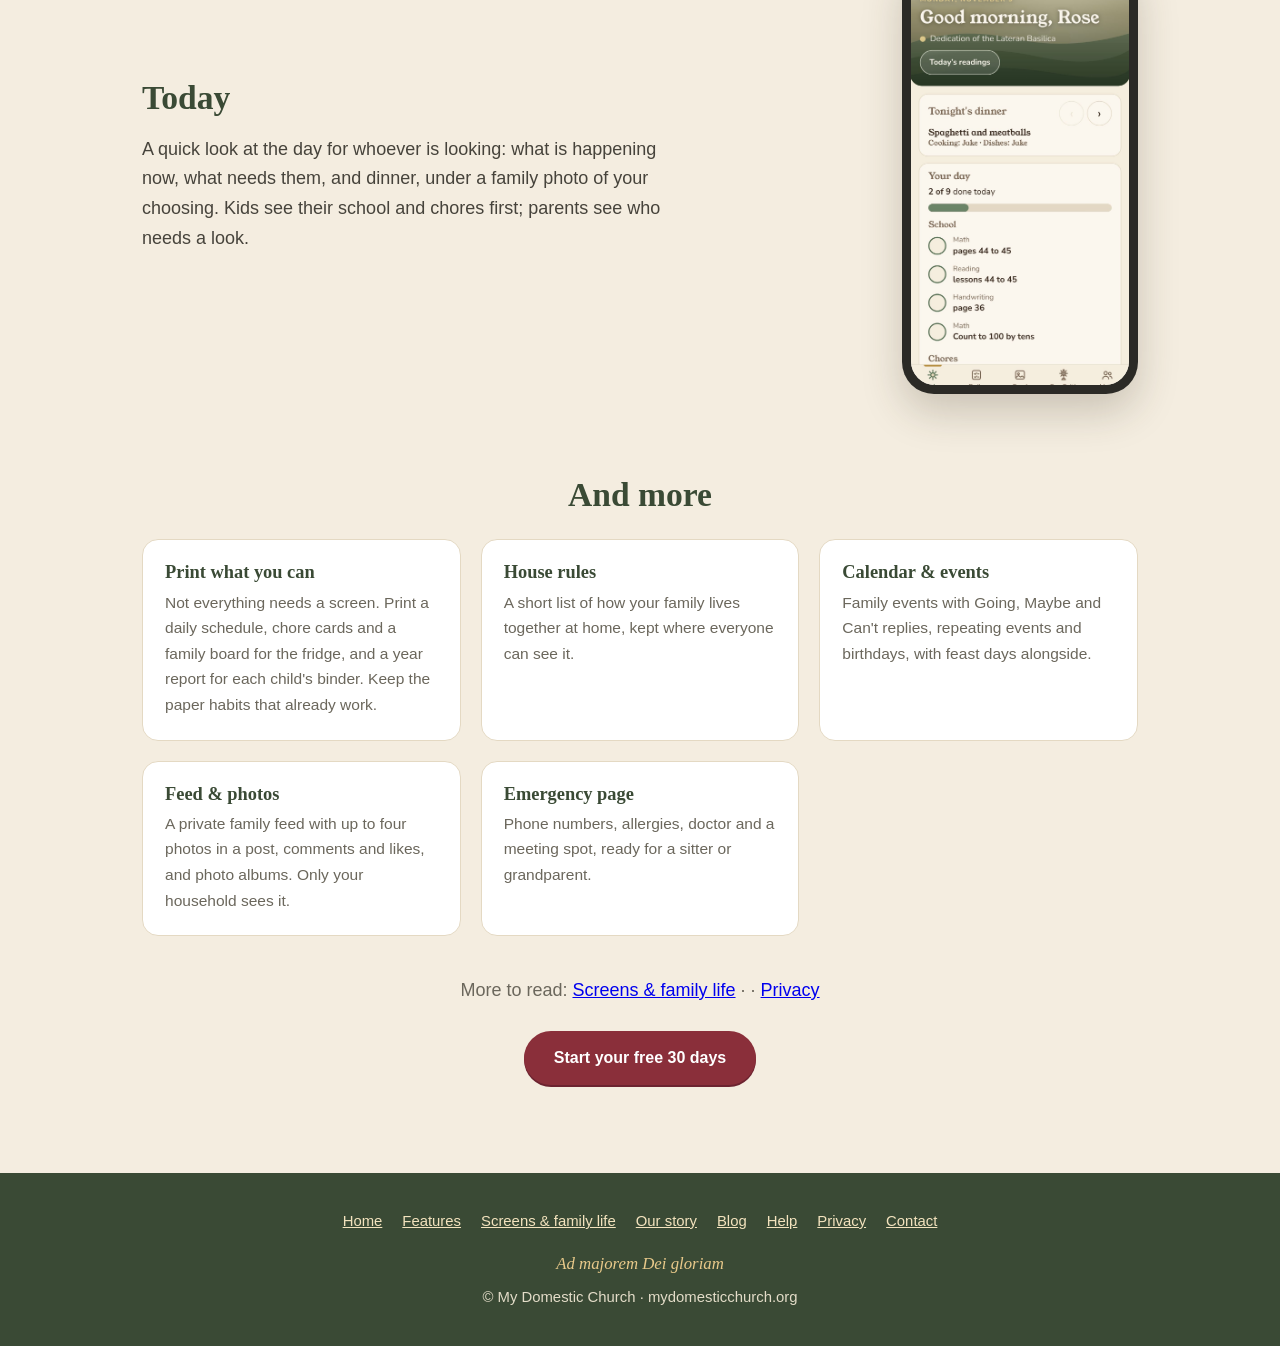
<file: features.html>
<!doctype html>
<html lang="en"><head>
<link rel="icon" href="/favicon.ico" sizes="any">
<link rel="icon" href="/logo/crest-shield.svg" type="image/svg+xml">
<link rel="apple-touch-icon" href="/logo/apple-touch-icon.png">
<!-- Google tag (gtag.js) -->
<script async src="https://www.googletagmanager.com/gtag/js?id=G-GP95698Y2Q"></script>
<script>
  window.dataLayer = window.dataLayer || [];
  function gtag(){dataLayer.push(arguments);}
  gtag('js', new Date());

  gtag('config', 'G-GP95698Y2Q');
</script>
<!-- Google Tag Manager -->
<script async src="https://www.googletagmanager.com/gtm.js?id=GTM-NWWBCVBQ"></script>
<script>
  window.dataLayer = window.dataLayer || [];
  function gtag(){dataLayer.push(arguments);}
  gtag('js', new Date());
</script>
<meta charset="utf-8"><meta name="viewport" content="width=device-width, initial-scale=1">
<title>Features | My Domestic Church</title><meta name="description" content="What is inside a My Domestic Church family site.">
<meta property="og:type" content="website"><meta property="og:site_name" content="My Domestic Church"><meta property="og:title" content="Features | My Domestic Church"><meta property="og:description" content="What is inside a My Domestic Church family site."><meta property="og:url" content="https://mydomesticchurch.org/features"><meta property="og:image" content="https://mydomesticchurch.org/logo/share.jpg"><meta name="twitter:card" content="summary_large_image"><meta name="theme-color" content="#566B4F">
<link rel="stylesheet" href="/style.css?v=14"><link rel="stylesheet" href="/header.css?v=2"></head><body>
<div class="top"><div class="wrap">
  <a class="logo" href="/"><img src="/logo/crest-shield.svg" alt="">My Domestic Church</a>
  <nav class="mnav" aria-label="Main">
  <a href="/features">Features</a><a href="/our-story">Our story</a><a href="/blog">Blog</a><a href="/help">Help</a>
  <details class="menu"><summary><span class="bars" aria-hidden="true"></span>Menu</summary>
   <div class="menu-panel"><a href="/">Home</a><a href="/features">Features</a><a href="/screens">Screens &amp; family life</a><a href="/our-story">Our story</a><a href="/blog">Blog</a><a href="/help">Help</a><a href="/privacy">Privacy</a><a class="hbtn" href="/#waitlist">Start your free 30 days</a></div>
  </details>
  <a class="hbtn" href="/#waitlist">Start your free 30 days</a>
 </nav>
</div></div>
<main class="page"><div class="wrap">
<div class="center"><span class="eyebrow">What is inside</span>
<h1>Everything your household needs, nothing it doesn't</h1>
<p class="lede">Every feature has its own On/Off switch, so your family sees only what you choose. Screens show sample family data.</p></div>
<div class="feats">
<article class="feat"><div class="ftext"><h2>Prayer</h2><p>A prayer book in English and Latin with search and favorites, a guided Rosary and other guided devotions, and a family prayer list. The liturgical season and feast days appear through the app, with a button to the day's Mass readings.</p></div><div class="phone"><div class="frame"><div class="screen"><img src="/shots/prayer.jpg?v=2" alt="The guided Rosary on the Our Faith tab"></div></div></div></article>
<article class="feat flip"><div class="ftext"><h2>School</h2><p>Courses for each child spread over your school days, with assignments, due dates and a week view. Each child sees only their own work, and parents see who is on pace or behind. Attendance fills itself in as lessons are checked off, and you can print a year report for each child.</p></div><div class="phone"><div class="frame"><div class="screen"><img src="/shots/school-phone.jpg" alt="The School page"></div></div></div></article>
<article class="feat nophone"><div class="ftext"><h2>Chores &amp; dinner</h2><p>Daily chore lists and printable charts for each child, and a parent view to see who is behind. If you like, add deadlines. A dinner plan shows who cooks and who does the dishes, with reminders.</p></div></article>
<article class="feat"><div class="ftext"><h2>Today</h2><p>A quick look at the day for whoever is looking: what is happening now, what needs them, and dinner, under a family photo of your choosing. Kids see their school and chores first; parents see who needs a look.</p></div><div class="phone"><div class="frame"><div class="screen"><img src="/shots/today.jpg?v=2" alt="The Today screen"></div></div></div></article>
</div>
<h2 class="center" style="margin-top:2.4em">And more</h2>
<div class="cards" style="margin-top:1.4em">
<div class="card"><h3>Print what you can</h3><p>Not everything needs a screen. Print a daily schedule, chore cards and a family board for the fridge, and a year report for each child's binder. Keep the paper habits that already work.</p></div>
<div class="card"><h3>House rules</h3><p>A short list of how your family lives together at home, kept where everyone can see it.</p></div>
<div class="card"><h3>Calendar &amp; events</h3><p>Family events with Going, Maybe and Can't replies, repeating events and birthdays, with feast days alongside.</p></div>
<div class="card"><h3>Feed &amp; photos</h3><p>A private family feed with up to four photos in a post, comments and likes, and photo albums. Only your household sees it.</p></div>
<div class="card"><h3>Emergency page</h3><p>Phone numbers, allergies, doctor and a meeting spot, ready for a sitter or grandparent.</p></div>
</div>
<p class="center" style="margin-top:2.2em;color:var(--muted)">More to read: <a href="/screens">Screens &amp; family life</a> &middot;  &middot; <a href="/privacy">Privacy</a></p>
<p class="center" style="margin-top:1.4em"><a class="btn" href="/#waitlist">Start your free 30 days</a></p>
</div></main>
<footer>
  <nav><a href="/">Home</a><a href="/features">Features</a><a href="/screens">Screens &amp; family life</a><a href="/our-story">Our story</a><a href="/blog">Blog</a><a href="/help">Help</a><a href="/privacy">Privacy</a><a href="/#contact">Contact</a></nav>
  <em>Ad majorem Dei gloriam</em>
  &copy; My Domestic Church &middot; mydomesticchurch.org
</footer>
<script src="/site.js?v=12"></script>
</body></html>
</file>
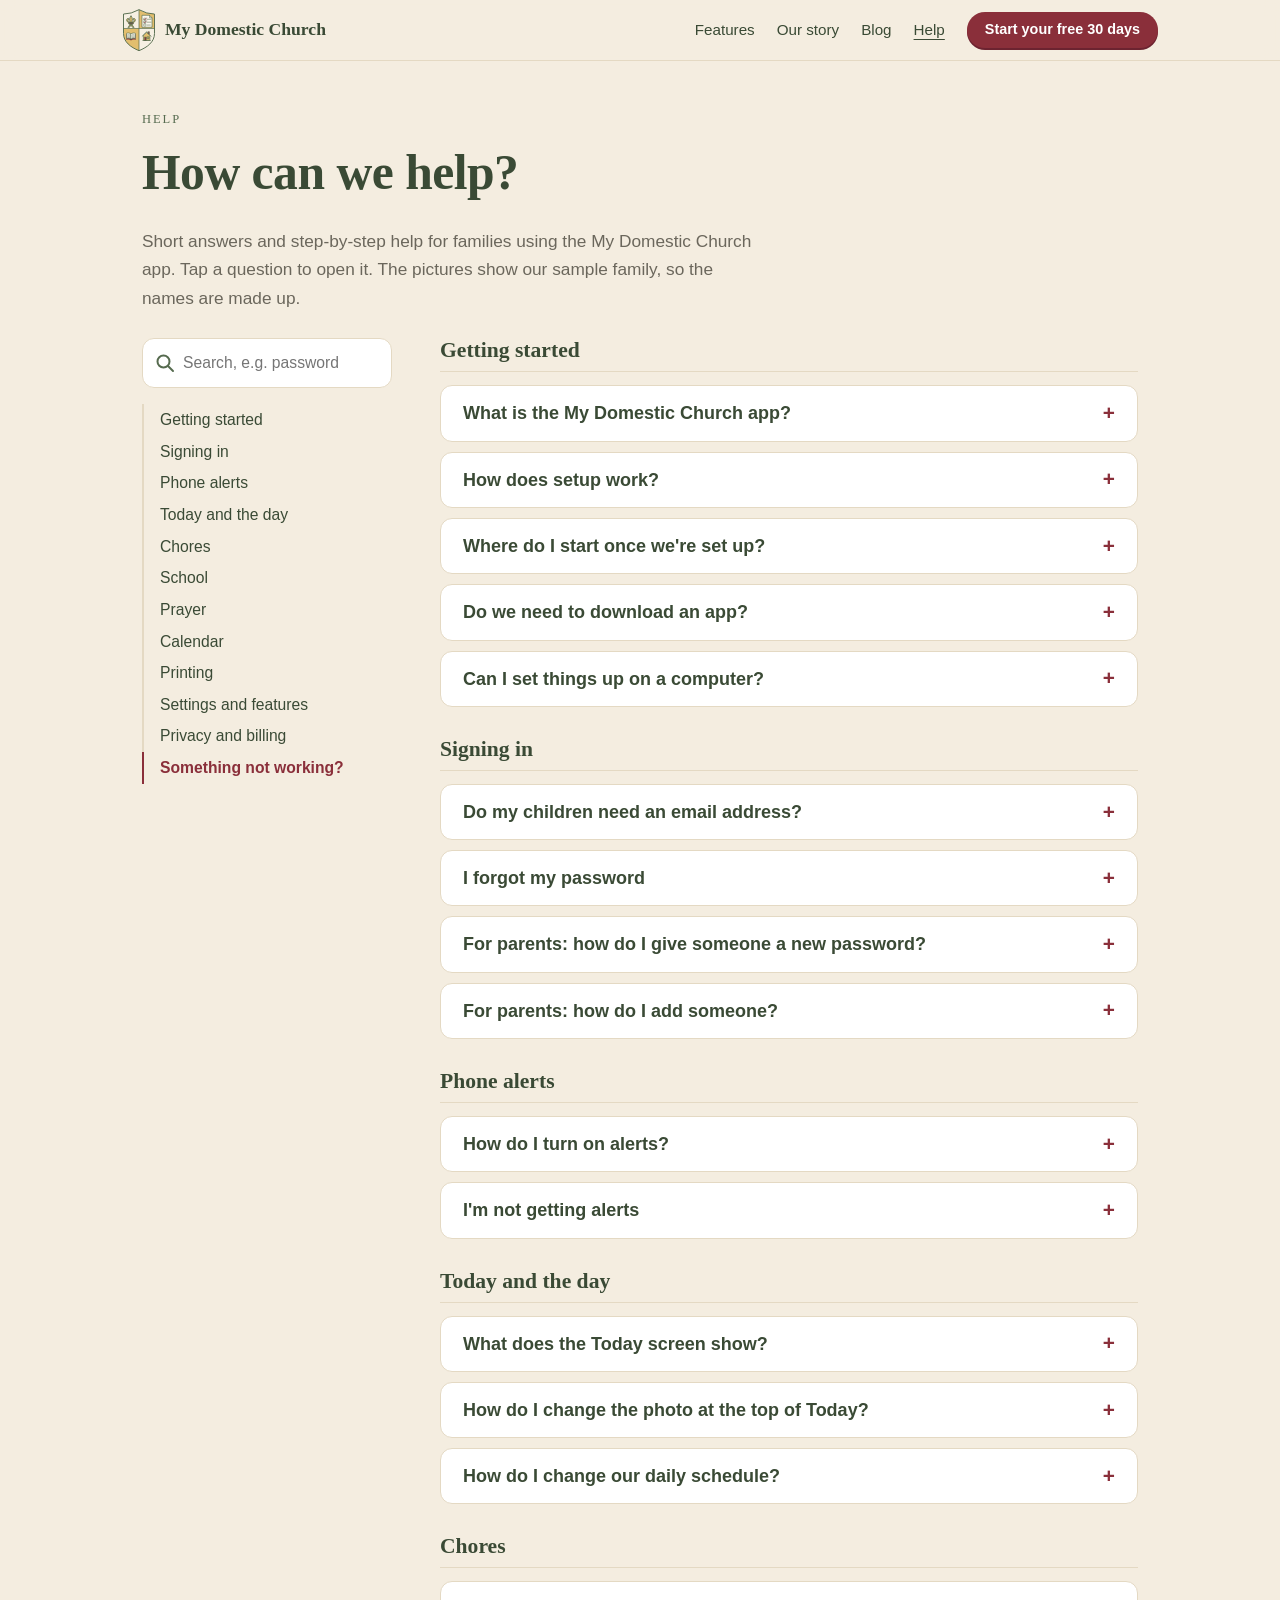
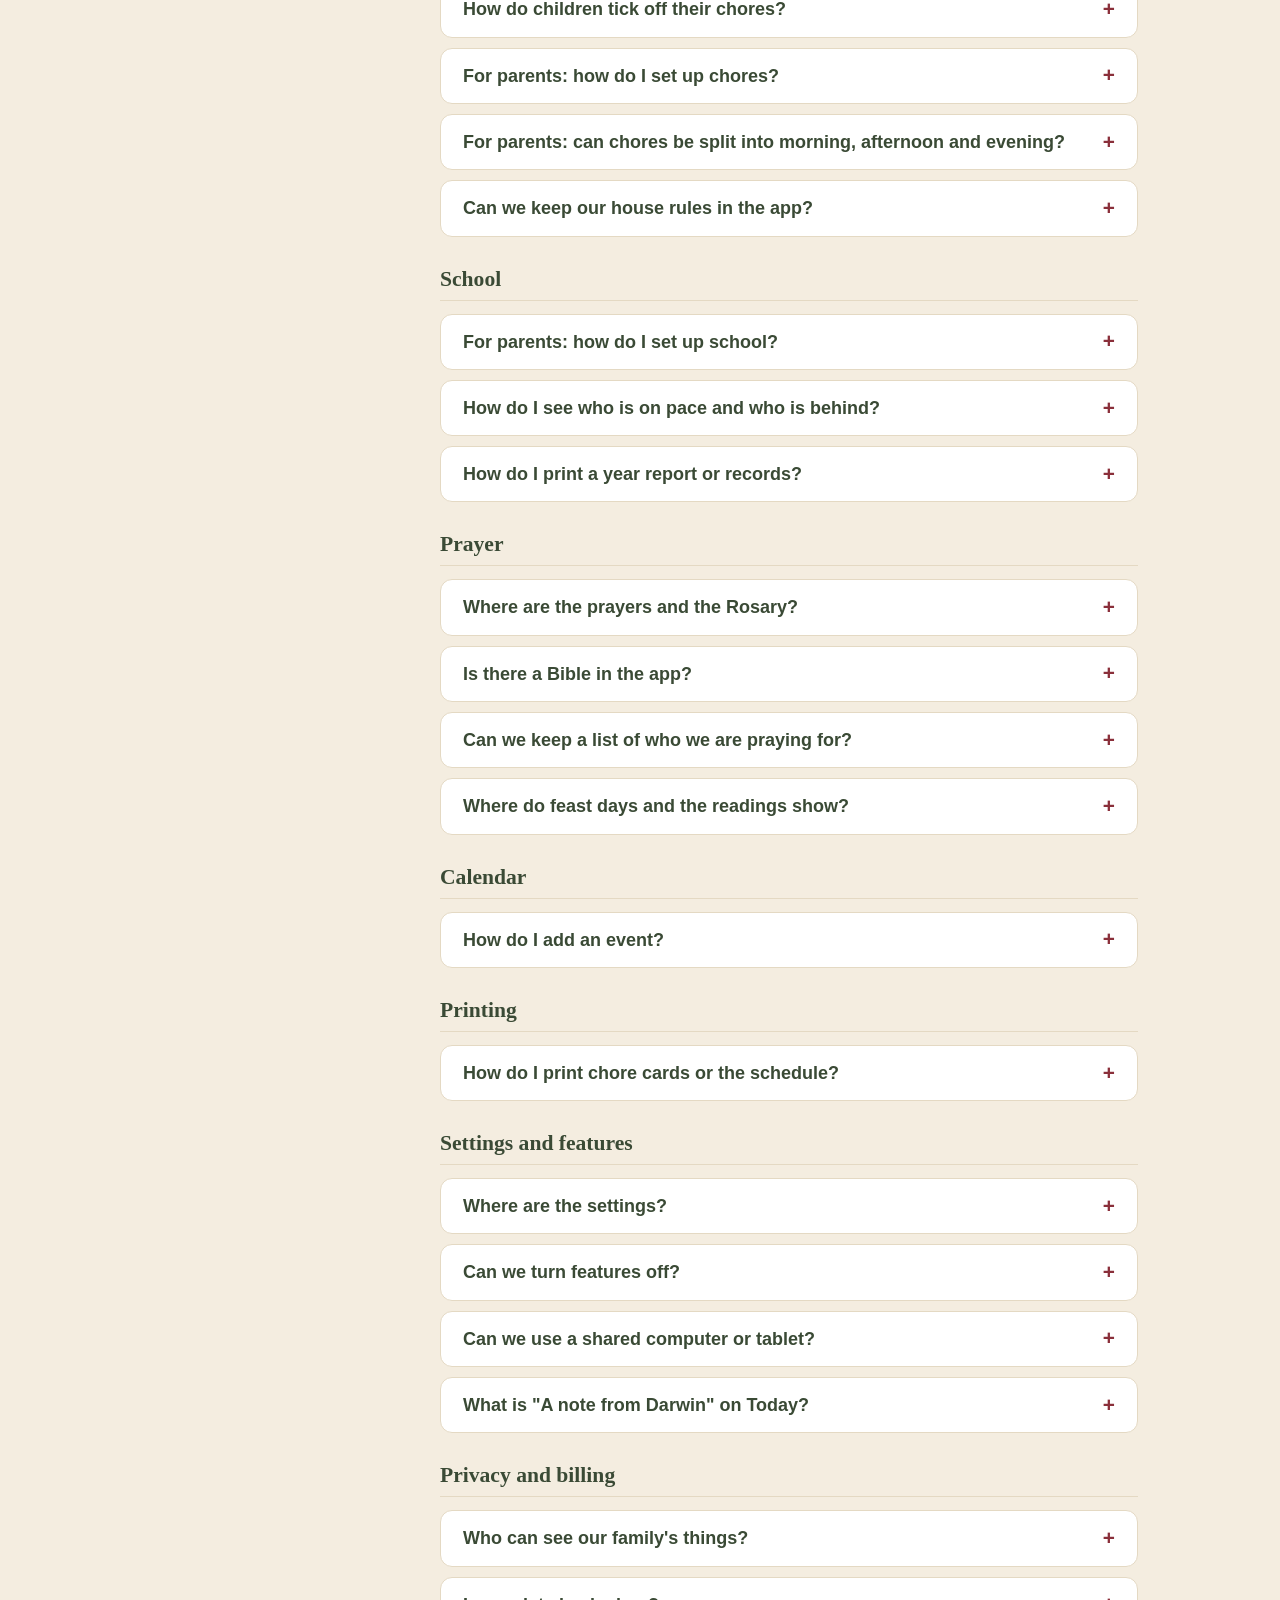
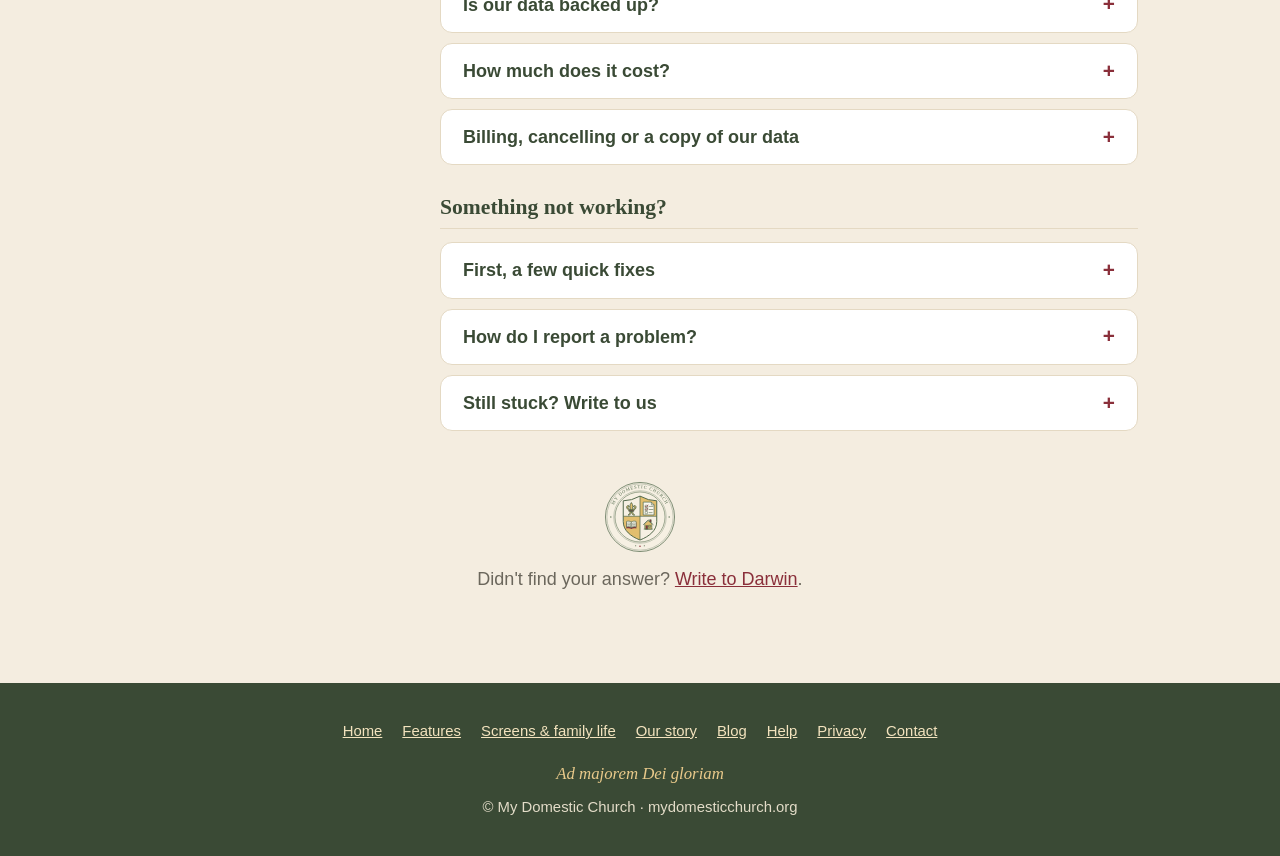
<file: help.html>
<!doctype html>
<html lang="en"><head>
<link rel="icon" href="/favicon.ico" sizes="any">
<link rel="icon" href="/logo/crest-shield.svg" type="image/svg+xml">
<link rel="apple-touch-icon" href="/logo/apple-touch-icon.png">
<!-- Google tag (gtag.js) -->
<script async src="https://www.googletagmanager.com/gtag/js?id=G-GP95698Y2Q"></script>
<script>
  window.dataLayer = window.dataLayer || [];
  function gtag(){dataLayer.push(arguments);}
  gtag('js', new Date());

  gtag('config', 'G-GP95698Y2Q');
</script>
<!-- Google Tag Manager -->
<script async src="https://www.googletagmanager.com/gtm.js?id=GTM-NWWBCVBQ"></script>
<script>
  window.dataLayer = window.dataLayer || [];
  function gtag(){dataLayer.push(arguments);}
  gtag('js', new Date());
</script>
<meta charset="utf-8"><meta name="viewport" content="width=device-width, initial-scale=1">
<title>Help | My Domestic Church</title><meta name="description" content="Answers and short how-tos for families using the My Domestic Church app: signing in, alerts, chores, school, prayer, printing and more.">
<meta property="og:type" content="website"><meta property="og:site_name" content="My Domestic Church"><meta property="og:title" content="Help | My Domestic Church"><meta property="og:description" content="Answers and short how-tos for families using the My Domestic Church app: signing in, alerts, chores, school, prayer, printing and more."><meta property="og:url" content="https://mydomesticchurch.org/help"><meta property="og:image" content="https://mydomesticchurch.org/logo/share.jpg"><meta name="twitter:card" content="summary_large_image"><meta name="theme-color" content="#566B4F">
<link rel="stylesheet" href="/style.css?v=14"><link rel="stylesheet" href="/header.css?v=2"></head><body>
<div class="top"><div class="wrap">
  <a class="logo" href="/"><img src="/logo/crest-shield.svg" alt="">My Domestic Church</a>
  <nav class="mnav" aria-label="Main">
  <a href="/features">Features</a><a href="/our-story">Our story</a><a href="/blog">Blog</a><a href="/help">Help</a>
  <details class="menu"><summary><span class="bars" aria-hidden="true"></span>Menu</summary>
   <div class="menu-panel"><a href="/">Home</a><a href="/features">Features</a><a href="/screens">Screens &amp; family life</a><a href="/our-story">Our story</a><a href="/blog">Blog</a><a href="/help">Help</a><a href="/privacy">Privacy</a><a class="hbtn" href="/#waitlist">Start your free 30 days</a></div>
  </details>
  <a class="hbtn" href="/#waitlist">Start your free 30 days</a>
 </nav>
</div></div>

<main class="page help"><div class="wrap">

<header class="help-head">
  <span class="eyebrow">Help</span>
  <h1>How can we help?</h1>
  <p class="lede-s">Short answers and step-by-step help for families using the My Domestic Church app. Tap a question to open it. The pictures show our sample family, so the names are made up.</p>
</header>

<div class="help-grid">

<aside class="help-side" aria-label="Help topics">
  <div class="help-search">
    <label for="q" class="sr">Search help</label>
    <input id="q" type="search" placeholder="Search, e.g. password" autocomplete="off" enterkeyhint="search">
  </div>
  <p class="help-none" id="none" hidden>Nothing matches that yet. <a data-mail href="/#contact">Write to Darwin</a> and he will answer you himself.</p>
  <nav class="topics" id="topics">
    <a href="#start">Getting started</a>
    <a href="#signin">Signing in</a>
    <a href="#alerts">Phone alerts</a>
    <a href="#today">Today and the day</a>
    <a href="#chores">Chores</a>
    <a href="#school">School</a>
    <a href="#prayer">Prayer</a>
    <a href="#calendar">Calendar</a>
    <a href="#printing">Printing</a>
    <a href="#settings">Settings and features</a>
    <a href="#privacy">Privacy and billing</a>
    <a href="#trouble">Something not working?</a>
  </nav>
</aside>

<div class="help-body" id="answers">

<section class="hsec" id="start">
<h2>Getting started</h2>

<details id="what-is-it"><summary>What is the My Domestic Church app?</summary><div class="ans">
<p>A private home on the web for one Catholic family: the daily schedule, chores, school, prayers, the family calendar, dinners and photos in one place. Each family gets its own address and its own sign-ins. Only the people you add can see anything, and there are no ads.</p>
<p>It works alongside paper, not instead of it. Many families print the schedule and chore cards and use the app to keep track. <a href="/features">See everything inside</a>.</p>
</div></details>

<details id="setup"><summary>How does setup work?</summary><div class="ans">
<p>We set up your family's site for you. You pick your family's name and address (such as <em>yourname.mydomesticchurch.org</em>), tell us who is in the family, and we add everyone's sign-in. Then you get a welcome email with your address and a short guide.</p>
<p>A short phone call to walk through it is always on offer, never required.</p>
<p><strong>Tip:</strong> setting things up is easiest on a computer, where you get a lot more room. <a href="#computer">How</a>.</p>
</div></details>

<details id="first-steps"><summary>Where do I start once we're set up?</summary><div class="ans has-shot">
<div class="txt">
<p>The first time a parent signs in, a <strong>Getting started</strong> checklist opens. It walks you through the few things that matter most, one at a time:</p>
<p>The family admin has six steps:</p>
<ol class="how"><li>Set up your phone: add the app to your Home Screen and turn on alerts.</li><li>Add your family, saying who is a parent and who is a child.</li><li>Set up chores.</li><li>Set up your daily schedule.</li><li>Fill in the emergency page.</li><li>Make your recovery code.</li></ol>
<p>Every step can be skipped and finished later. Until all six are done, a small gold <strong>Back to setup</strong> button follows you around the app and takes you back to the checklist. You can also open it from <strong>Help</strong> at the bottom of any page, or from the gear, then <strong>Getting started</strong>.</p>
<p>Below the six steps, <strong>Go deeper, if you like</strong> explains each optional feature, with a button to turn it on.</p>
</div>
<figure class="shot"><img src="/help/img/getting-started.jpg" alt="The Getting started checklist, showing steps for adding the app to the Home Screen and turning on alerts" width="600" height="1200" loading="lazy"></figure>
</div></details>

<details id="home-screen"><summary>Do we need to download an app?</summary><div class="ans">
<p>No. The app opens in your phone's web browser, so there is nothing to download from an app store. Add it to your Home Screen once and it opens like any other app, with its own icon.</p>
<p><strong>On an iPhone or iPad</strong> (use Safari):</p>
<ol class="how"><li>Open your family's address in Safari and sign in.</li><li>Tap the Share button (the square with an arrow pointing up).</li><li>Tap <strong>Add to Home Screen</strong>, then <strong>Add</strong>.</li><li>From now on, open it from the new icon.</li></ol>
<p><strong>On an Android phone</strong> (use Chrome):</p>
<ol class="how"><li>Open your family's address in Chrome and sign in.</li><li>Tap the menu (three dots, top right).</li><li>Tap <strong>Add to Home screen</strong> or <strong>Install app</strong>.</li></ol>
<p>It also works on a computer, a tablet or a shared Chromebook. Just open your family's address in the browser.</p>
</div></details>

<details id="computer"><summary>Can I set things up on a computer?</summary><div class="ans">
<p>Yes, and for setup we recommend it. Open your family's address (such as <em>yourname.mydomesticchurch.org</em>) in a browser on a laptop or desktop, and sign in as a parent. The app spreads out to fill the screen, so chores, the daily schedule and school are much easier to set up.</p>
<p>On a wide window, Mom, Dad and the admin get a side menu in two parts: <strong>Plan and set up</strong> (Home, Chores, School, Plan the year, Records, Settings) and <strong>Every day</strong> (Today, Daily, Feed and the rest). The daily schedule shows the whole week side by side, and School shows every child at once.</p>
<p>There is no separate link or download. It is the same address you use on your phone. Children keep the simple phone layout, even on a computer. Prefer the phone layout on a computer? Tap the gear, then <strong>Screens and sign-in</strong>, then <strong>Desktop layout</strong>.</p>
</div></details>
</section>

<section class="hsec" id="signin">
<h2>Signing in</h2>

<details id="kids-email"><summary>Do my children need an email address?</summary><div class="ans">
<p>No. Everyone, children included, gets their own username and password from Mom or Dad. No email, phone number or Apple account is needed.</p>
</div></details>

<details id="forgot-password"><summary>I forgot my password</summary><div class="ans has-shot">
<div class="txt">
<ol class="how"><li>On the sign-in page, tap <strong>Forgot password?</strong></li><li>Type your username and tap <strong>Ask for a new password</strong>.</li><li>Mom or Dad is told right away. Ask them for your new password, then sign in.</li></ol>
<p>Once you are in, you can change it to one you will remember: tap your picture at the top right.</p>
<p><strong>Are you the family admin?</strong> Use your family recovery code. On the Forgot password page, tap <strong>I'm the family admin and have our recovery code</strong>, type your username, the code and a new password. You make the code ahead of time in Settings, under <strong>Recovery code</strong>. Print it or write it down and keep it with your important papers.</p>
</div>
<figure class="shot"><img src="/help/img/forgot-password.jpg" alt="The Forgot your password page, with a username box and an Ask for a new password button" width="600" height="1200" loading="lazy"></figure>
</div></details>

<details id="reset-password"><summary>For parents: how do I give someone a new password?</summary><div class="ans has-shot">
<div class="txt">
<ol class="how"><li>Tap the gear at the top of the page.</li><li>Tap <strong>People</strong>.</li><li>Tap the person, then <strong>Reset password</strong>.</li><li>Tell them the new password. They can change it later from their own picture.</li></ol>
<p>The family admin can reset anyone's password. A parent can reset a child's: open the child from the <strong>More</strong> tab and tap <strong>Reset password</strong>, or use the note under <strong>Needs you</strong> in Settings when a child asks for one.</p>
</div>
<figure class="shot"><img src="/help/img/reset-password.jpg" alt="A child's profile opened from People, with Edit, Reset password and Remove buttons" width="600" height="1200" loading="lazy"></figure>
</div></details>

<details id="add-someone"><summary>For parents: how do I add someone?</summary><div class="ans has-shot">
<div class="txt">
<ol class="how"><li>Tap the gear, then <strong>People</strong>.</li><li>Tap <strong>Add a family member</strong>.</li><li>Give them a name, a username and a starting password.</li><li>Tell them their username and password. They can change the password in their profile.</li></ol>
<p>There are three roles. <strong>Admin</strong> can do everything, including adding people and resetting passwords. <strong>Parent</strong> can manage chores, school and the schedule. <strong>Member</strong> is for children: they see their own day and tick off their own work.</p>
</div>
<figure class="shot"><img src="/help/img/people.jpg" alt="The People page listing each family member and their role, with an Add a family member button" width="600" height="1200" loading="lazy"></figure>
</div></details>
</section>

<section class="hsec" id="alerts">
<h2>Phone alerts</h2>

<details id="turn-on-alerts"><summary>How do I turn on alerts?</summary><div class="ans">
<p>Alerts are the gentle reminders on our phones: whose turn it is for dinner or dishes, new family events and posts. Each person turns them on for their own phone.</p>
<ol class="how"><li><strong>On an iPhone, first add the app to your Home Screen</strong> (<a href="#home-screen">how</a>) and open it from that icon. iPhones only allow alerts from apps on the Home Screen.</li><li>Tap your picture at the top right.</li><li>Tap <strong>Turn on alerts</strong>, then <strong>Allow</strong> when your phone asks.</li><li>Below that, choose which kinds of alerts you want, and set quiet hours if you like, so nothing comes at night.</li></ol>
<p>Each phone or tablet is turned on separately. If you use two devices, do it on both.</p>
</div></details>

<details id="no-alerts"><summary>I'm not getting alerts</summary><div class="ans">
<p>Check these in order. One of them is almost always the answer.</p>
<ol class="how"><li>On an iPhone, are you opening the app from the Home Screen icon, not from Safari?</li><li>Tap your picture. Does it say alerts are on for this phone? If not, tap <strong>Turn on alerts</strong>.</li><li>Are quiet hours covering the time you expected an alert?</li><li>In your phone's own Settings, under Notifications, are alerts allowed for the app?</li></ol>
<p>Still nothing? Use <a href="#something-wrong">Something wrong?</a> or write to us.</p>
</div></details>
</section>

<section class="hsec" id="today">
<h2>Today and the day</h2>

<details id="today-screen"><summary>What does the Today screen show?</summary><div class="ans has-shot">
<div class="txt">
<p>Today is a quick look at the day for whoever is looking. Children see their own day first: school, chores and anything waiting for them. Parents see who needs a look, what is coming up and what is for dinner.</p>
<p>At the top is the day, the liturgical season, and a button to the day's Mass readings.</p>
</div>
<figure class="shot"><img src="/help/img/today-child.jpg?v=2" alt="A child's Today screen with tonight's dinner and Your day progress" width="600" height="1200" loading="lazy"></figure>
</div></details>

<details id="today-photo"><summary>How do I change the photo at the top of Today?</summary><div class="ans has-shot">
<div class="txt">
<ol class="how"><li>Tap the gear, then <strong>Today screen</strong>.</li><li>Tap <strong>Choose a photo</strong> and pick one from your phone or computer.</li><li>Tap the small pieces under the preview to show or hide the greeting, the date, the feast day and the readings button.</li></ol>
<p>Without a photo of your own, a built-in picture is used.</p>
</div>
<figure class="shot"><img src="/help/img/today-photo.jpg" alt="The Today screen settings, with a preview of the photo banner and a Choose a photo button" width="600" height="1200" loading="lazy"></figure>
</div></details>

<details id="schedule"><summary>How do I change our daily schedule?</summary><div class="ans">
<ol class="how"><li>Tap the gear, then <strong>Daily schedule</strong>.</li><li>Change, add or remove times: meals, school, prayers, bedtime.</li></ol>
<p>The schedule shows on Today and on the Daily tab. To print it for the fridge, see <a href="#print">Printing</a>.</p>
</div></details>
</section>

<section class="hsec" id="chores">
<h2>Chores</h2>

<details id="check-off"><summary>How do children tick off their chores?</summary><div class="ans has-shot">
<div class="txt">
<ol class="how"><li>Tap the <strong>Daily</strong> tab at the bottom.</li><li>Tap the circle next to a chore once it is really done.</li></ol>
<p>Children cannot untick a chore. If one was ticked by mistake, a parent can untick it. A new day starts with a clean list on its own.</p>
<p>Younger children who use paper chore cards can hand them to Mom or Dad, who ticks them off in the app.</p>
</div>
<figure class="shot"><img src="/help/img/chores-child.jpg?v=2" alt="A child's chore list on the Daily tab, grouped by time of day, with ticked chores" width="600" height="1200" loading="lazy"></figure>
</div></details>

<details id="set-up-chores"><summary>For parents: how do I set up chores?</summary><div class="ans">
<div class="txt">
<ol class="how"><li>Tap the gear, then <strong>Chores</strong>.</li><li>Tap <strong>Each person's chores</strong>.</li><li>Pick a child and add their chores, the time of day and which days.</li></ol>
<p>Start each child with a short list. You can add more any time. A child added in Getting started already has four starter chores to change as you like.</p>
<p><strong>A little one who needs help?</strong> In <strong>Each person's chores</strong>, pick the child, tap <strong>Change name or helper</strong>, and choose an older brother or sister under <strong>Helper for a little one</strong>. The chore list then shows who helps.</p>
</div>
</div></details>

<details id="chore-groups"><summary>For parents: can chores be split into morning, afternoon and evening?</summary><div class="ans">
<p>Yes. Turn on <strong>Chore groups</strong>: tap the gear, then <strong>Chores</strong>, then <strong>Chore groups</strong>.</p>
<ol class="how"><li>Each child's chores are sorted into <strong>Morning</strong>, <strong>Afternoon</strong> and <strong>Evening</strong>.</li><li>Each group has a done-by time. It follows the end of a block in your daily schedule, or a time you type.</li><li>Once a group's time has passed, it turns red, so everyone can see what is still waiting.</li></ol>
<p>It starts off, so your chore list stays as it is until you turn it on.</p>
</div></details>

<details id="house-rules"><summary>Can we keep our house rules in the app?</summary><div class="ans">
<p>Yes. Turn on <strong>House rules</strong> from the gear, and a numbered list of your family's rules appears under the <strong>More</strong> tab. Everyone can read it; only the family admin can add, change, reorder or remove rules.</p>
<p>Starting from nothing? The admin can tap <strong>Add starter rules</strong> for ten simple ones, such as kind words and grace before meals, and change them to fit your home.</p>
</div></details>
</section>

<section class="hsec" id="school">
<h2>School</h2>

<details id="set-up-school"><summary>For parents: how do I set up school?</summary><div class="ans">
<ol class="how"><li>Tap the gear, then <strong>School</strong>.</li><li>Add each child's subjects and the books or courses you use. You can spread a course over your school days.</li><li>Add your holidays and breaks, so the plan skips them.</li></ol>
<p>You choose the curriculum. The app only keeps track of it.</p>
<p><strong>Tip:</strong> school setup is easiest on a computer, where you get a lot more room. <a href="#computer">How</a>.</p>
</div></details>

<details id="school-pace"><summary>How do I see who is on pace and who is behind?</summary><div class="ans has-shot">
<div class="txt">
<p>Open the <strong>School</strong> tab. Each child shows how much of today is done and whether they are on pace, ahead or behind, with anything overdue. Tap a child to see the details.</p>
<p>To look at one subject across the family, use <strong>Pick a subject</strong> under <strong>By subject</strong>. It lists only subjects that have work. A course card's <strong>Open full checklist</strong> button shows every lesson in that course.</p>
<p>Each child sees only their own work. A child who finishes early can tap <strong>Did the next one too?</strong> to check off the next lesson and work ahead. Attendance fills itself in as lessons are ticked off.</p>
</div>
<figure class="shot"><img src="/help/img/school-parent.jpg" alt="The parent's School page showing each child's progress for today, with notes such as 1 day behind" width="600" height="1200" loading="lazy"></figure>
</div></details>

<details id="records"><summary>How do I print a year report or records?</summary><div class="ans">
<ol class="how"><li>Open the <strong>School</strong> tab.</li><li>Tap <strong>Records</strong>.</li><li>Tap <strong>Year report</strong> next to a child, or print every child's at once.</li></ol>
<p>Records also keeps attendance, hours and grades for the year. In the print screen, choose "Save as PDF" to keep a copy.</p>
</div></details>
</section>

<section class="hsec" id="prayer">
<h2>Prayer</h2>

<details id="prayers"><summary>Where are the prayers and the Rosary?</summary><div class="ans has-shot">
<div class="txt">
<ol class="how"><li>Tap the <strong>Our Faith</strong> tab.</li><li>Tap <strong>Start</strong> on the Rosary or another devotion to pray it one step at a time. Tap <strong>Next</strong> after each prayer, like moving to the next bead.</li></ol>
<p>The guided devotions include the Rosary, the Chaplet of Divine Mercy, the Stations of the Cross, the Angelus, the Regina Caeli, an Examination of Conscience, and the litanies of Loreto, the Sacred Heart and St. Joseph.</p>
<p>Tap the star next to a prayer to keep it in your favorites and on Today. The prayer book has the common prayers in English and Latin.</p>
</div>
<figure class="shot"><img src="/help/img/prayers.jpg?v=2" alt="The Our Faith tab with the Holy Bible, Our prayers and guided devotions such as the Holy Rosary, each with a Start button" width="600" height="1200" loading="lazy"></figure>
</div></details>

<details id="bible"><summary>Is there a Bible in the app?</summary><div class="ans">
<p>Yes. The <strong>Holy Bible</strong> is at the top of the <strong>Our Faith</strong> tab. It is the Douay-Rheims (Challoner), the English Catholic Bible families have read for generations, with every book of the Catholic Bible.</p>
<ol class="how"><li>Pick a book and chapter, or type a verse such as <em>John 3:16</em>.</li><li>Tap a verse to bookmark it, share it to the Feed, or print it as a fridge card or copywork.</li><li>For a new verse each morning, turn on <strong>Verse of the day</strong>: tap the gear, then <strong>Today screen</strong>.</li></ol>
<p>It starts on. The family admin can turn it off from the gear, under <strong>Our Faith</strong>.</p>
</div></details>

<details id="our-prayers"><summary>Can we keep a list of who we are praying for?</summary><div class="ans">
<p>Yes. <strong>Our prayers</strong>, at the top of the Our Faith tab, is your household's own prayer list. Only your family sees it. A parent can turn it on or off from the gear, under <strong>Our prayers</strong>.</p>
</div></details>

<details id="feasts"><summary>Where do feast days and the readings show?</summary><div class="ans">
<p>The liturgical season and today's feast show at the top of Today, with a button to the day's Mass readings. Feast days also appear on the family calendar.</p>
</div></details>
</section>

<section class="hsec" id="calendar">
<h2>Calendar</h2>

<details id="add-event"><summary>How do I add an event?</summary><div class="ans has-shot">
<div class="txt">
<ol class="how"><li>Tap the <strong>More</strong> tab, then <strong>Calendar of events</strong>.</li><li>Tap the round <strong>+</strong> button.</li><li>Add the name, the day and time, and where. You can make it repeat each week, or each year for a birthday.</li></ol>
<p>Everyone can answer Going, Maybe or Can't. <strong>Add to my calendar</strong> copies an event to your phone's own calendar.</p>
</div>
<figure class="shot"><img src="/help/img/calendar.jpg?v=2" alt="The family calendar list with events and Going, Maybe and Can't buttons" width="600" height="1200" loading="lazy"></figure>
</div></details>
</section>

<section class="hsec" id="printing">
<h2>Printing</h2>

<details id="print"><summary>How do I print chore cards or the schedule?</summary><div class="ans has-shot">
<div class="txt">
<ol class="how"><li>Tap the <strong>More</strong> tab, then <strong>Printables</strong>.</li><li>Pick which children to include.</li><li>Tap <strong>Print chore cards</strong>, <strong>Print the chore board</strong> or <strong>Print the schedule</strong>.</li></ol>
<p>Your phone or computer's print screen opens. Choose "Save as PDF" there to keep a copy instead. Printing from a computer is usually easiest.</p>
</div>
<figure class="shot"><img src="/help/img/printables.jpg" alt="The Printables page with options for chore cards, the family chore board and the daily schedule" width="600" height="1200" loading="lazy"></figure>
</div></details>
</section>

<section class="hsec" id="settings">
<h2>Settings and features</h2>

<details id="find-settings"><summary>Where are the settings?</summary><div class="ans has-shot">
<div class="txt">
<p>Parents tap the <strong>gear</strong> at the top of any page. Settings is grouped into your household (people, schedule, school, chores), look and faith, screens and sign-in, and a few more.</p>
<p>Children do not see the gear. Your own name, picture, password and alerts are under <strong>your picture</strong> at the top right.</p>
</div>
<figure class="shot"><img src="/help/img/settings.jpg" alt="The Settings page with People, Daily schedule, School and Chores" width="600" height="1200" loading="lazy"></figure>
</div></details>

<details id="features-on-off"><summary>Can we turn features off?</summary><div class="ans">
<p>Yes. Every optional feature has its own On/Off switch in Settings, and most start off. Your family sees only what you choose. Turning a feature off hides it; nothing is deleted.</p>
</div></details>

<details id="shared-screen"><summary>Can we use a shared computer or tablet?</summary><div class="ans">
<p>Yes. A shared Chromebook or tablet works well for children to tick off chores and school. Each child signs in with their own name.</p>
</div></details>

<details id="notes"><summary>What is "A note from Darwin" on Today?</summary><div class="ans">
<p>Now and then Darwin may leave a short note for your family admin, for example to say a problem you reported is fixed. It shows at the top of Today, only for the admin.</p>
<p>Tap <strong>Got it</strong> to put it away. To answer, write to us by email; the note itself takes no replies.</p>
</div></details>
</section>

<section class="hsec" id="privacy">
<h2>Privacy and billing</h2>

<details id="who-sees"><summary>Who can see our family's things?</summary><div class="ans">
<p>Only the people your family adds. Each family has its own site and its own data, kept apart from every other family. Nothing is sold, shared or used for ads.</p>
<p>We don't look at your family's things unless you ask us for help. <a href="/privacy">Read the privacy page</a>.</p>
</div></details>

<details id="backups"><summary>Is our data backed up?</summary><div class="ans">
<p>Yes. A copy of your family's information is made every week. Photos are kept separately and are not part of that copy. The family admin can also make one any time: tap the gear, then <strong>Backups</strong>.</p>
</div></details>

<details id="cost"><summary>How much does it cost?</summary><div class="ans">
<p>$10 a month for the whole family, however many children you have. Your first 30 days are free, and there is no setup fee.</p>
</div></details>

<details id="billing"><summary>Billing, cancelling or a copy of our data</summary><div class="ans">
<p>Write to Darwin and he will take care of it himself. A family that leaves can ask for a copy of everything it has stored.</p>
<p><a class="btn small" data-mail href="/#contact">Write to Darwin</a></p>
</div></details>
</section>

<section class="hsec" id="trouble">
<h2>Something not working?</h2>

<details id="quick-fixes"><summary>First, a few quick fixes</summary><div class="ans">
<ol class="how"><li>Close the app completely and open it again. This also picks up the newest version.</li><li>Check you have a signal or Wi-Fi.</li><li>Sign out and back in (tap your picture).</li></ol>
</div></details>

<details id="something-wrong"><summary>How do I report a problem?</summary><div class="ans has-shot">
<div class="txt">
<ol class="how"><li>Tap <strong>Something wrong?</strong> at the bottom of any page in the app.</li><li>Say what happened and where you were. Add a screenshot if you like.</li><li>Tap <strong>Send to the parents</strong>.</li></ol>
<p>Children can use it too. It goes to Mom and Dad first, who see it in Settings under <strong>Problem reports</strong>. If they can't sort it out, they write to us.</p>
</div>
<figure class="shot"><img src="/help/img/something-wrong.jpg" alt="The Something wrong? form with boxes for what happened and where, and a Send to the parents button" width="600" height="1200" loading="lazy"></figure>
</div></details>

<details id="contact"><summary>Still stuck? Write to us</summary><div class="ans">
<p>Write to Darwin. He reads every message and answers himself. It helps to say which phone you use and what you were trying to do.</p>
<p><a class="btn small" data-mail href="/#contact">Write to Darwin</a></p>
</div></details>
</section>

</div><!-- help-body -->
</div><!-- help-grid -->

<p class="help-foot center"><img src="/logo/crest-seal.svg" alt="" class="help-seal">Didn't find your answer? <a data-mail href="/#contact">Write to Darwin</a>.</p>

</div></main>
<footer>
  <nav><a href="/">Home</a><a href="/features">Features</a><a href="/screens">Screens &amp; family life</a><a href="/our-story">Our story</a><a href="/blog">Blog</a><a href="/help">Help</a><a href="/privacy">Privacy</a><a href="/#contact">Contact</a></nav>
  <em>Ad majorem Dei gloriam</em>
  &copy; My Domestic Church &middot; mydomesticchurch.org
</footer>
<script src="/site.js?v=12"></script>
<a class="to-topics" id="toTopics" href="#topics">Topics &uarr;</a>
<script src="/help.js"></script>
</body></html>
</file>
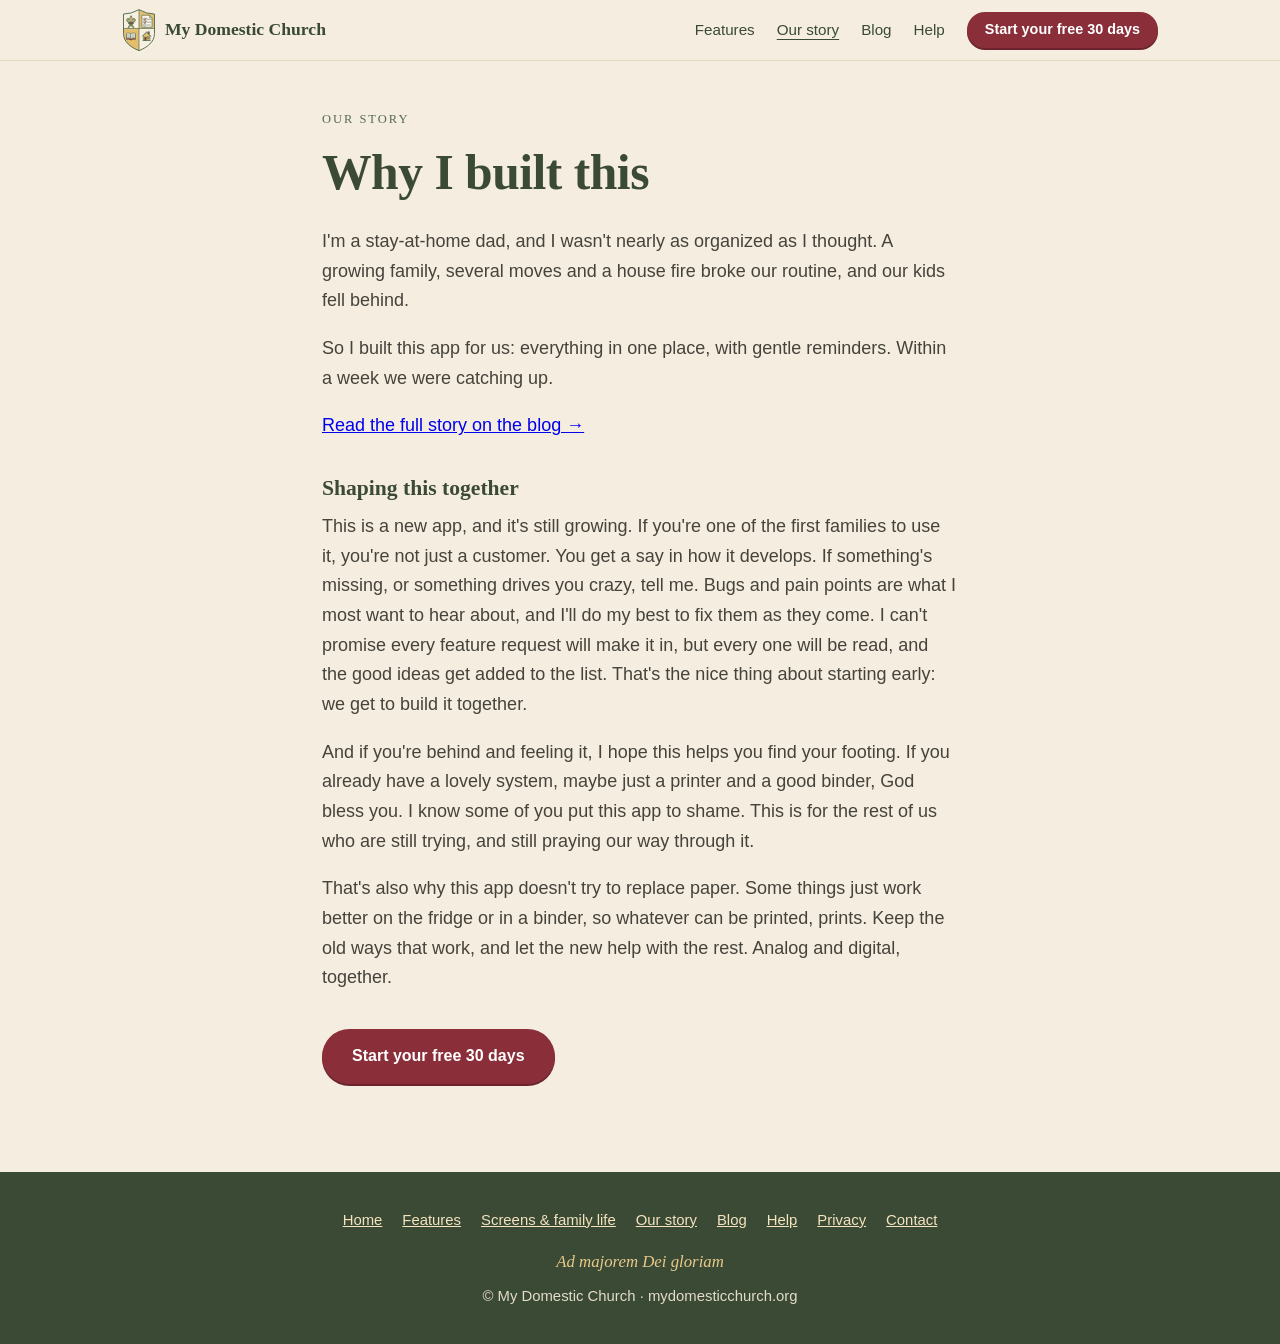
<file: our-story.html>
<!doctype html>
<html lang="en"><head>
<link rel="icon" href="/favicon.ico" sizes="any">
<link rel="icon" href="/logo/crest-shield.svg" type="image/svg+xml">
<link rel="apple-touch-icon" href="/logo/apple-touch-icon.png">
<!-- Google tag (gtag.js) -->
<script async src="https://www.googletagmanager.com/gtag/js?id=G-GP95698Y2Q"></script>
<script>
  window.dataLayer = window.dataLayer || [];
  function gtag(){dataLayer.push(arguments);}
  gtag('js', new Date());

  gtag('config', 'G-GP95698Y2Q');
</script>
<!-- Google Tag Manager -->
<script async src="https://www.googletagmanager.com/gtm.js?id=GTM-NWWBCVBQ"></script>
<script>
  window.dataLayer = window.dataLayer || [];
  function gtag(){dataLayer.push(arguments);}
  gtag('js', new Date());
</script>
<meta charset="utf-8"><meta name="viewport" content="width=device-width, initial-scale=1">
<title>Our story | My Domestic Church</title><meta name="description" content="Why Darwin, a homeschool dad, built the My Domestic Church app.">
<meta property="og:type" content="website"><meta property="og:site_name" content="My Domestic Church"><meta property="og:title" content="Our story | My Domestic Church"><meta property="og:description" content="Why Darwin, a homeschool dad, built the My Domestic Church app."><meta property="og:url" content="https://mydomesticchurch.org/our-story"><meta property="og:image" content="https://mydomesticchurch.org/logo/share.jpg"><meta name="twitter:card" content="summary_large_image"><meta name="theme-color" content="#566B4F">
<link rel="stylesheet" href="/style.css?v=14"><link rel="stylesheet" href="/header.css?v=2"></head><body>
<div class="top"><div class="wrap">
  <a class="logo" href="/"><img src="/logo/crest-shield.svg" alt="">My Domestic Church</a>
  <nav class="mnav" aria-label="Main">
  <a href="/features">Features</a><a href="/our-story">Our story</a><a href="/blog">Blog</a><a href="/help">Help</a>
  <details class="menu"><summary><span class="bars" aria-hidden="true"></span>Menu</summary>
   <div class="menu-panel"><a href="/">Home</a><a href="/features">Features</a><a href="/screens">Screens &amp; family life</a><a href="/our-story">Our story</a><a href="/blog">Blog</a><a href="/help">Help</a><a href="/privacy">Privacy</a><a class="hbtn" href="/#waitlist">Start your free 30 days</a></div>
  </details>
  <a class="hbtn" href="/#waitlist">Start your free 30 days</a>
 </nav>
</div></div>
<main class="page"><div class="wrap prose">
<span class="eyebrow">Our story</span>
<h1>Why I built this</h1>
<p>I'm a stay-at-home dad, and I wasn't nearly as organized as I thought. A growing family, several moves and a house fire broke our routine, and our kids fell behind.</p>
<p>So I built this app for us: everything in one place, with gentle reminders. Within a week we were catching up.</p>
<p><a href="/blog/a-stay-at-home-dads-confession">Read the full story on the blog &rarr;</a></p>
<h2>Shaping this together</h2>
<p>This is a new app, and it's still growing. If you're one of the first families to use it, you're not just a customer. You get a say in how it develops. If something's missing, or something drives you crazy, tell me. Bugs and pain points are what I most want to hear about, and I'll do my best to fix them as they come. I can't promise every feature request will make it in, but every one will be read, and the good ideas get added to the list. That's the nice thing about starting early: we get to build it together.</p>
<p>And if you're behind and feeling it, I hope this helps you find your footing. If you already have a lovely system, maybe just a printer and a good binder, God bless you. I know some of you put this app to shame. This is for the rest of us who are still trying, and still praying our way through it.</p>
<p>That's also why this app doesn't try to replace paper. Some things just work better on the fridge or in a binder, so whatever can be printed, prints. Keep the old ways that work, and let the new help with the rest. Analog and digital, together.</p>
<p style="margin-top:2em"><a class="btn" href="/#waitlist">Start your free 30 days</a></p>
</div></main>
<footer>
  <nav><a href="/">Home</a><a href="/features">Features</a><a href="/screens">Screens &amp; family life</a><a href="/our-story">Our story</a><a href="/blog">Blog</a><a href="/help">Help</a><a href="/privacy">Privacy</a><a href="/#contact">Contact</a></nav>
  <em>Ad majorem Dei gloriam</em>
  &copy; My Domestic Church &middot; mydomesticchurch.org
</footer>
<script src="/site.js?v=12"></script>
</body></html>
</file>
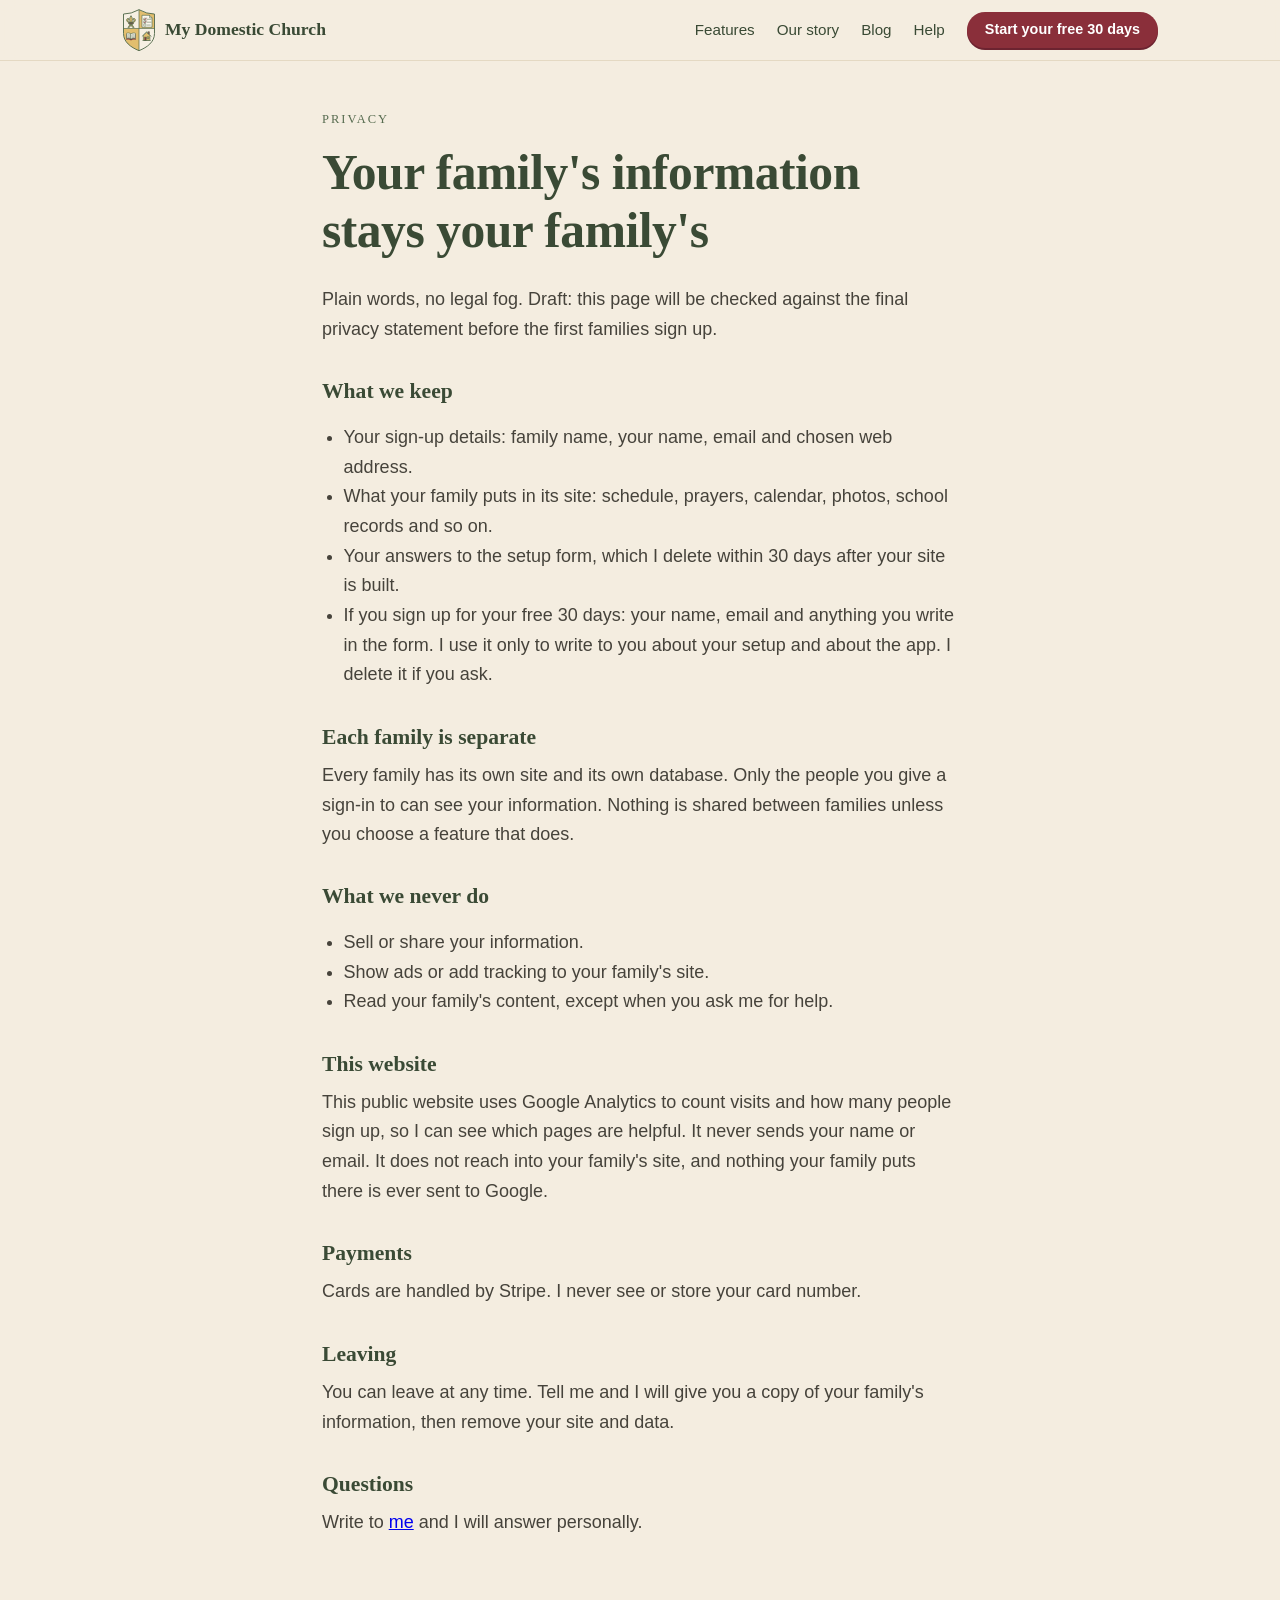
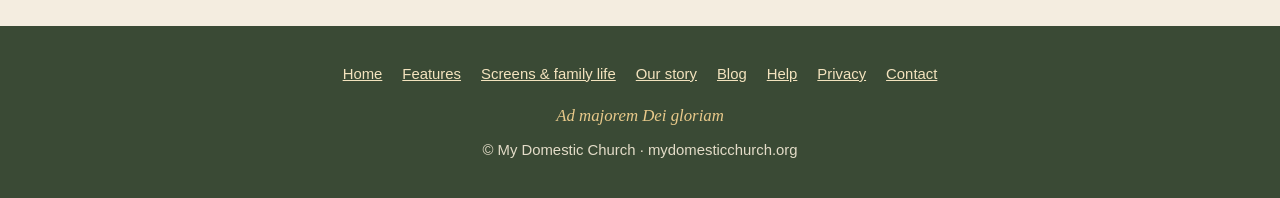
<file: privacy.html>
<!doctype html>
<html lang="en"><head>
<link rel="icon" href="/favicon.ico" sizes="any">
<link rel="icon" href="/logo/crest-shield.svg" type="image/svg+xml">
<link rel="apple-touch-icon" href="/logo/apple-touch-icon.png">
<!-- Google tag (gtag.js) -->
<script async src="https://www.googletagmanager.com/gtag/js?id=G-GP95698Y2Q"></script>
<script>
  window.dataLayer = window.dataLayer || [];
  function gtag(){dataLayer.push(arguments);}
  gtag('js', new Date());

  gtag('config', 'G-GP95698Y2Q');
</script>
<!-- Google Tag Manager -->
<script async src="https://www.googletagmanager.com/gtm.js?id=GTM-NWWBCVBQ"></script>
<script>
  window.dataLayer = window.dataLayer || [];
  function gtag(){dataLayer.push(arguments);}
  gtag('js', new Date());
</script>
<meta charset="utf-8"><meta name="viewport" content="width=device-width, initial-scale=1">
<title>Privacy | My Domestic Church</title><meta name="description" content="How My Domestic Church treats your family's information.">
<meta property="og:type" content="website"><meta property="og:site_name" content="My Domestic Church"><meta property="og:title" content="Privacy | My Domestic Church"><meta property="og:description" content="How My Domestic Church treats your family's information."><meta property="og:url" content="https://mydomesticchurch.org/privacy"><meta property="og:image" content="https://mydomesticchurch.org/logo/share.jpg"><meta name="twitter:card" content="summary_large_image"><meta name="theme-color" content="#566B4F">
<link rel="stylesheet" href="/style.css?v=14"><link rel="stylesheet" href="/header.css?v=2"></head><body>
<div class="top"><div class="wrap">
  <a class="logo" href="/"><img src="/logo/crest-shield.svg" alt="">My Domestic Church</a>
  <nav class="mnav" aria-label="Main">
  <a href="/features">Features</a><a href="/our-story">Our story</a><a href="/blog">Blog</a><a href="/help">Help</a>
  <details class="menu"><summary><span class="bars" aria-hidden="true"></span>Menu</summary>
   <div class="menu-panel"><a href="/">Home</a><a href="/features">Features</a><a href="/screens">Screens &amp; family life</a><a href="/our-story">Our story</a><a href="/blog">Blog</a><a href="/help">Help</a><a href="/privacy">Privacy</a><a class="hbtn" href="/#waitlist">Start your free 30 days</a></div>
  </details>
  <a class="hbtn" href="/#waitlist">Start your free 30 days</a>
 </nav>
</div></div>
<main class="page"><div class="wrap prose">
<span class="eyebrow">Privacy</span>
<h1>Your family's information stays your family's</h1>
<p>Plain words, no legal fog. Draft: this page will be checked against the final privacy statement before the first families sign up.</p>
<h2>What we keep</h2>
<ul><li>Your sign-up details: family name, your name, email and chosen web address.</li>
<li>What your family puts in its site: schedule, prayers, calendar, photos, school records and so on.</li>
<li>Your answers to the setup form, which I delete within 30 days after your site is built.</li>
<li>If you sign up for your free 30 days: your name, email and anything you write in the form. I use it only to write to you about your setup and about the app. I delete it if you ask.</li></ul>
<h2>Each family is separate</h2>
<p>Every family has its own site and its own database. Only the people you give a sign-in to can see your information. Nothing is shared between families unless you choose a feature that does.</p>
<h2>What we never do</h2>
<ul><li>Sell or share your information.</li><li>Show ads or add tracking to your family's site.</li><li>Read your family's content, except when you ask me for help.</li></ul>
<h2>This website</h2>
<p>This public website uses Google Analytics to count visits and how many people sign up, so I can see which pages are helpful. It never sends your name or email. It does not reach into your family's site, and nothing your family puts there is ever sent to Google.</p>
<h2>Payments</h2>
<p>Cards are handled by Stripe. I never see or store your card number.</p>
<h2>Leaving</h2>
<p>You can leave at any time. Tell me and I will give you a copy of your family's information, then remove your site and data.</p>
<h2>Questions</h2>
<p>Write to <a id="mail" href="#">me</a> and I will answer personally.</p>
</div></main>
<footer>
  <nav><a href="/">Home</a><a href="/features">Features</a><a href="/screens">Screens &amp; family life</a><a href="/our-story">Our story</a><a href="/blog">Blog</a><a href="/help">Help</a><a href="/privacy">Privacy</a><a href="/#contact">Contact</a></nav>
  <em>Ad majorem Dei gloriam</em>
  &copy; My Domestic Church &middot; mydomesticchurch.org
</footer>
<script src="/site.js?v=12"></script>
</body></html>
</file>
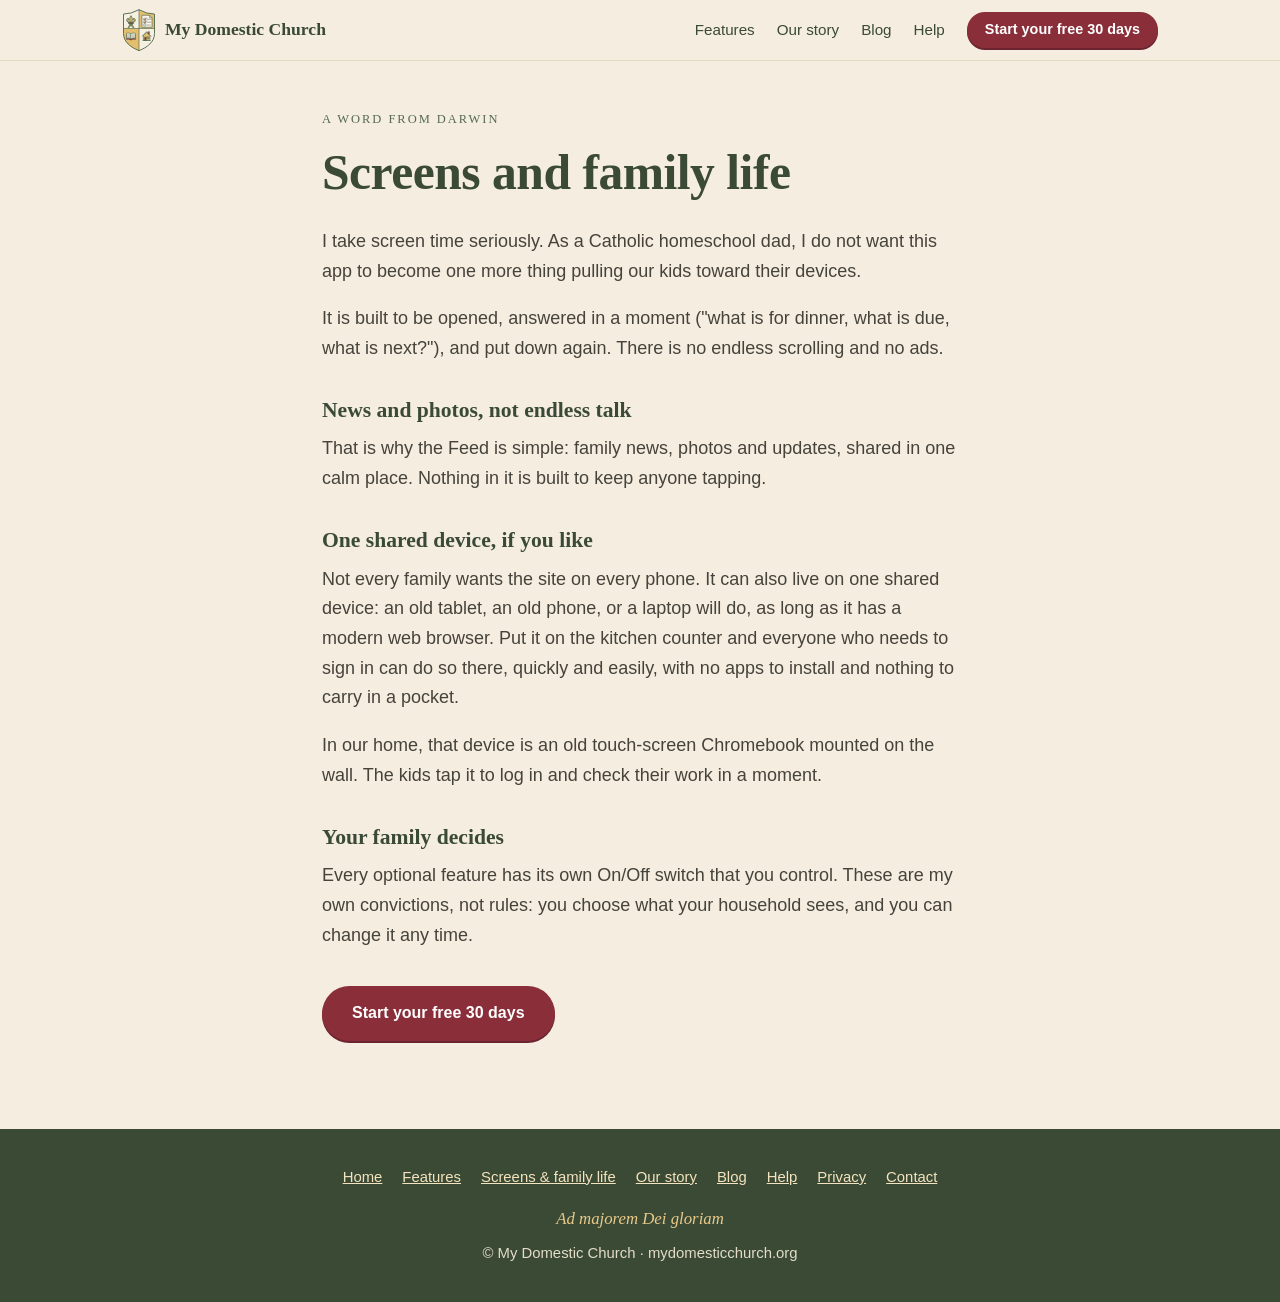
<file: screens.html>
<!doctype html>
<html lang="en"><head>
<link rel="icon" href="/favicon.ico" sizes="any">
<link rel="icon" href="/logo/crest-shield.svg" type="image/svg+xml">
<link rel="apple-touch-icon" href="/logo/apple-touch-icon.png">
<!-- Google tag (gtag.js) -->
<script async src="https://www.googletagmanager.com/gtag/js?id=G-GP95698Y2Q"></script>
<script>
  window.dataLayer = window.dataLayer || [];
  function gtag(){dataLayer.push(arguments);}
  gtag('js', new Date());

  gtag('config', 'G-GP95698Y2Q');
</script>
<!-- Google Tag Manager -->
<script async src="https://www.googletagmanager.com/gtm.js?id=GTM-NWWBCVBQ"></script>
<script>
  window.dataLayer = window.dataLayer || [];
  function gtag(){dataLayer.push(arguments);}
  gtag('js', new Date());
</script>
<meta charset="utf-8"><meta name="viewport" content="width=device-width, initial-scale=1">
<title>Screens and family life | My Domestic Church</title><meta name="description" content="Why this app is built to be checked quickly and put down.">
<meta property="og:type" content="website"><meta property="og:site_name" content="My Domestic Church"><meta property="og:title" content="Screens and family life | My Domestic Church"><meta property="og:description" content="Why this app is built to be checked quickly and put down."><meta property="og:url" content="https://mydomesticchurch.org/screens"><meta property="og:image" content="https://mydomesticchurch.org/logo/share.jpg"><meta name="twitter:card" content="summary_large_image"><meta name="theme-color" content="#566B4F">
<link rel="stylesheet" href="/style.css?v=14"><link rel="stylesheet" href="/header.css?v=2"></head><body>
<div class="top"><div class="wrap">
  <a class="logo" href="/"><img src="/logo/crest-shield.svg" alt="">My Domestic Church</a>
  <nav class="mnav" aria-label="Main">
  <a href="/features">Features</a><a href="/our-story">Our story</a><a href="/blog">Blog</a><a href="/help">Help</a>
  <details class="menu"><summary><span class="bars" aria-hidden="true"></span>Menu</summary>
   <div class="menu-panel"><a href="/">Home</a><a href="/features">Features</a><a href="/screens">Screens &amp; family life</a><a href="/our-story">Our story</a><a href="/blog">Blog</a><a href="/help">Help</a><a href="/privacy">Privacy</a><a class="hbtn" href="/#waitlist">Start your free 30 days</a></div>
  </details>
  <a class="hbtn" href="/#waitlist">Start your free 30 days</a>
 </nav>
</div></div>
<main class="page"><div class="wrap prose">
<span class="eyebrow">A word from Darwin</span>
<h1>Screens and family life</h1>
<p>I take screen time seriously. As a Catholic homeschool dad, I do not want this app to become one more thing pulling our kids toward their devices.</p>
<p>It is built to be opened, answered in a moment ("what is for dinner, what is due, what is next?"), and put down again. There is no endless scrolling and no ads.</p>
<h2>News and photos, not endless talk</h2>
<p>That is why the Feed is simple: family news, photos and updates, shared in one calm place. Nothing in it is built to keep anyone tapping.</p>
<h2>One shared device, if you like</h2>
<p>Not every family wants the site on every phone. It can also live on one shared device: an old tablet, an old phone, or a laptop will do, as long as it has a modern web browser. Put it on the kitchen counter and everyone who needs to sign in can do so there, quickly and easily, with no apps to install and nothing to carry in a pocket.</p>
<p>In our home, that device is an old touch-screen Chromebook mounted on the wall. The kids tap it to log in and check their work in a moment.</p>
<h2>Your family decides</h2>
<p>Every optional feature has its own On/Off switch that you control. These are my own convictions, not rules: you choose what your household sees, and you can change it any time.</p>
<p style="margin-top:2em"><a class="btn" href="/#waitlist">Start your free 30 days</a></p>
</div></main>
<footer>
  <nav><a href="/">Home</a><a href="/features">Features</a><a href="/screens">Screens &amp; family life</a><a href="/our-story">Our story</a><a href="/blog">Blog</a><a href="/help">Help</a><a href="/privacy">Privacy</a><a href="/#contact">Contact</a></nav>
  <em>Ad majorem Dei gloriam</em>
  &copy; My Domestic Church &middot; mydomesticchurch.org
</footer>
<script src="/site.js?v=12"></script>
</body></html>
</file>
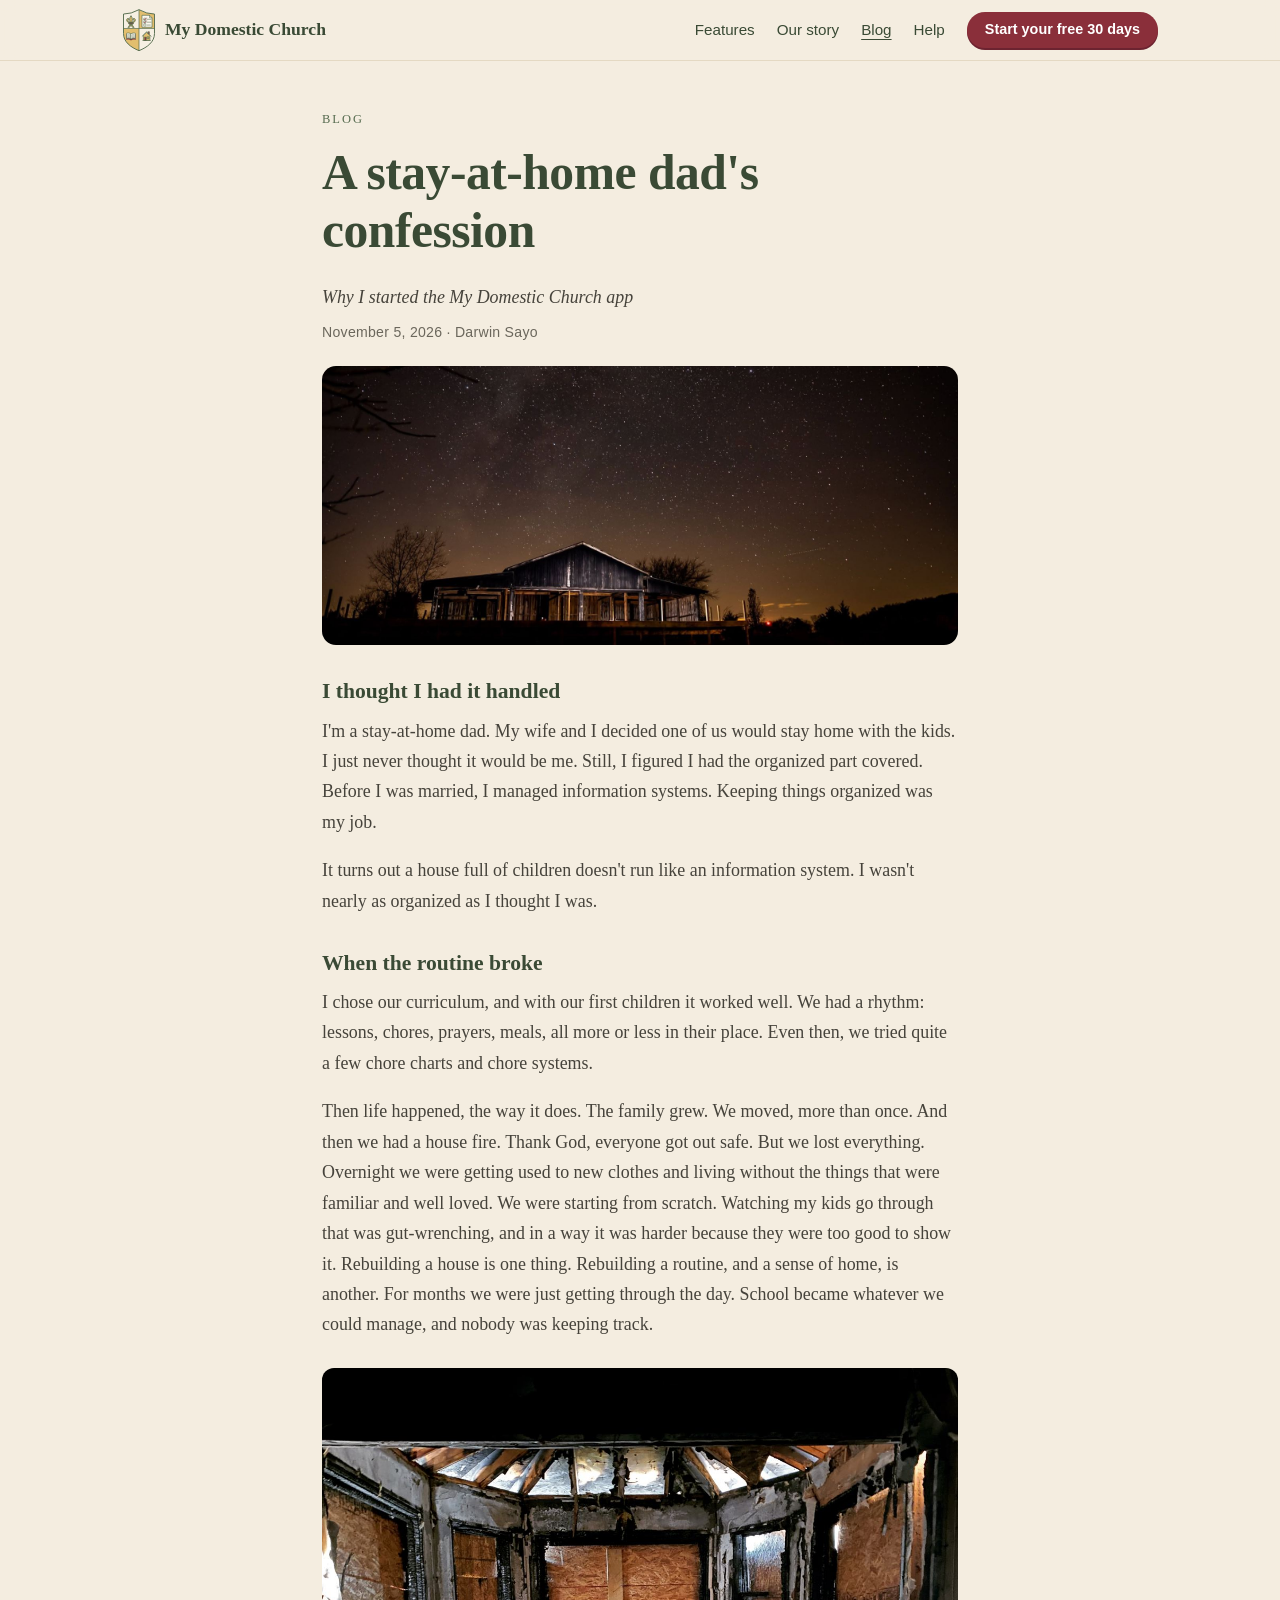
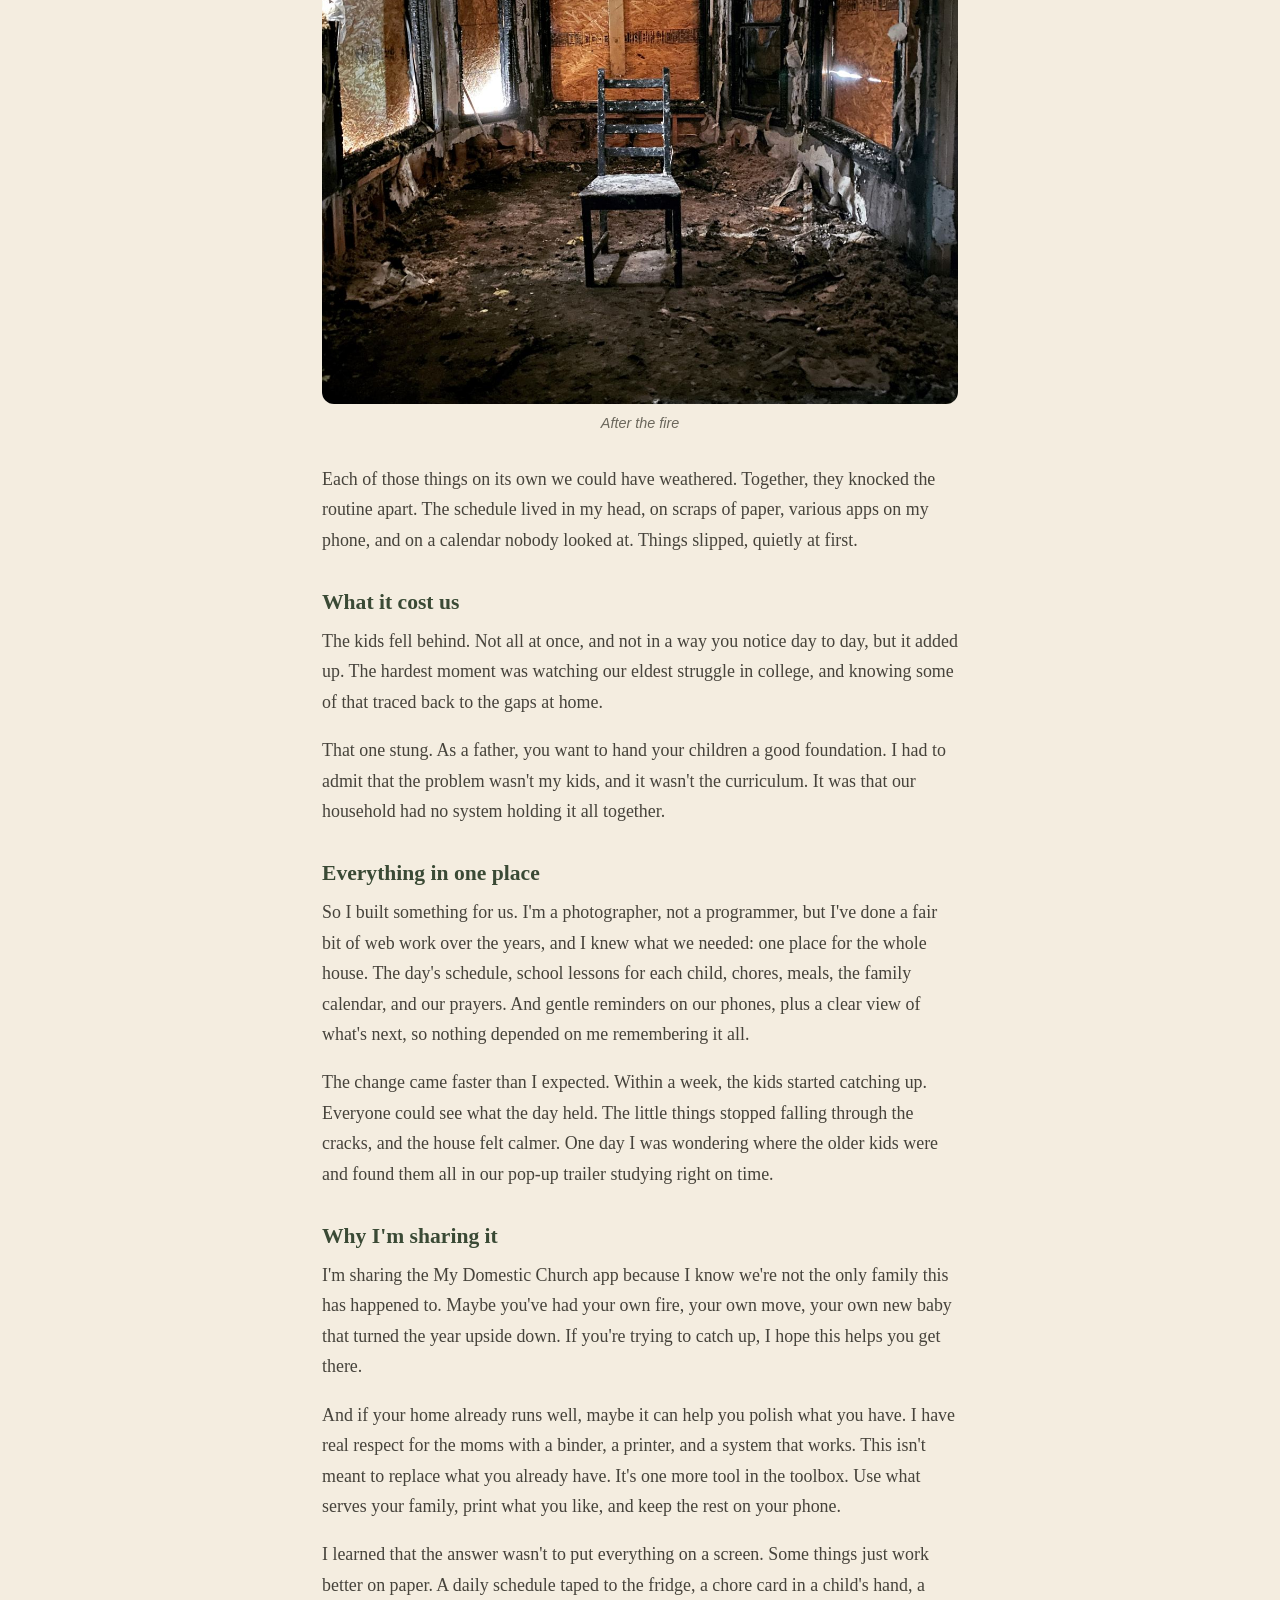
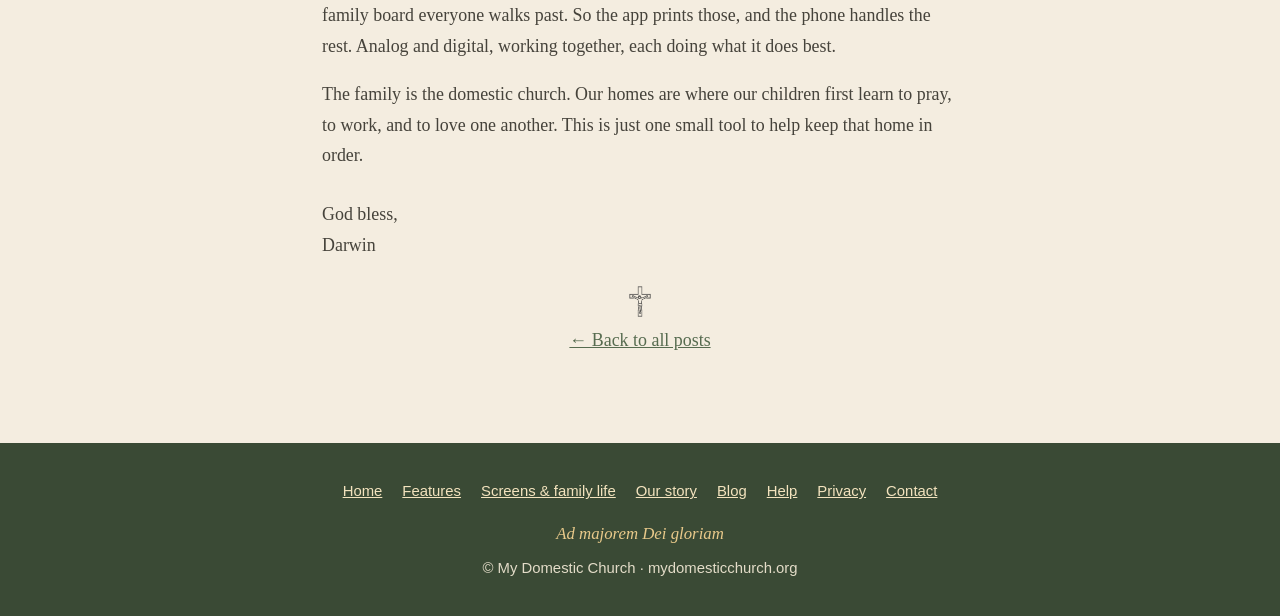
<file: blog/a-stay-at-home-dads-confession.html>
<!doctype html>
<html lang="en"><head>
<link rel="icon" href="/favicon.ico" sizes="any">
<link rel="icon" href="/logo/crest-shield.svg" type="image/svg+xml">
<link rel="apple-touch-icon" href="/logo/apple-touch-icon.png">
<!-- Google tag (gtag.js) -->
<script async src="https://www.googletagmanager.com/gtag/js?id=G-GP95698Y2Q"></script>
<script>
  window.dataLayer = window.dataLayer || [];
  function gtag(){dataLayer.push(arguments);}
  gtag('js', new Date());

  gtag('config', 'G-GP95698Y2Q');
</script>
<!-- Google Tag Manager -->
<script async src="https://www.googletagmanager.com/gtm.js?id=GTM-NWWBCVBQ"></script>
<script>
  window.dataLayer = window.dataLayer || [];
  function gtag(){dataLayer.push(arguments);}
  gtag('js', new Date());
</script>
<meta charset="utf-8"><meta name="viewport" content="width=device-width, initial-scale=1">
<title>A stay-at-home dad's confession | My Domestic Church</title><meta name="description" content="Why Darwin, a stay-at-home dad, started the My Domestic Church app."><meta name="theme-color" content="#566B4F">
<meta property="og:title" content="A stay-at-home dad's confession"><meta property="og:image" content="https://mydomesticchurch.org/blog/img/confession-header.jpg">
<meta property="og:type" content="article"><meta property="og:site_name" content="My Domestic Church"><meta property="og:description" content="Why Darwin, a stay-at-home dad, started the My Domestic Church app."><meta property="og:url" content="https://mydomesticchurch.org/blog/a-stay-at-home-dads-confession"><meta name="twitter:card" content="summary_large_image">
<link rel="stylesheet" href="/style.css?v=14"><link rel="stylesheet" href="/header.css?v=2"></head><body>
<div class="top"><div class="wrap">
  <a class="logo" href="/"><img src="/logo/crest-shield.svg" alt="">My Domestic Church</a>
  <nav class="mnav" aria-label="Main">
  <a href="/features">Features</a><a href="/our-story">Our story</a><a href="/blog">Blog</a><a href="/help">Help</a>
  <details class="menu"><summary><span class="bars" aria-hidden="true"></span>Menu</summary>
   <div class="menu-panel"><a href="/">Home</a><a href="/features">Features</a><a href="/screens">Screens &amp; family life</a><a href="/our-story">Our story</a><a href="/blog">Blog</a><a href="/help">Help</a><a href="/privacy">Privacy</a><a class="hbtn" href="/#waitlist">Start your free 30 days</a></div>
  </details>
  <a class="hbtn" href="/#waitlist">Start your free 30 days</a>
 </nav>
</div></div>
<main class="page post"><div class="wrap prose">
<span class="eyebrow"><a href="/blog">Blog</a></span>
<h1>A stay-at-home dad's confession</h1>
<p class="post-sub">Why I started the My Domestic Church app</p>
<span class="post-date">November 5, 2026 &middot; Darwin Sayo</span>
<img class="post-hero" src="/blog/img/confession-header.jpg" alt="A weathered farm building under a sky full of stars" width="1600" height="700">

<h2>I thought I had it handled</h2>
<p>I'm a stay-at-home dad. My wife and I decided one of us would stay home with the kids. I just never thought it would be me. Still, I figured I had the organized part covered. Before I was married, I managed information systems. Keeping things organized was my job.</p>
<p>It turns out a house full of children doesn't run like an information system. I wasn't nearly as organized as I thought I was.</p>

<h2>When the routine broke</h2>
<p>I chose our curriculum, and with our first children it worked well. We had a rhythm: lessons, chores, prayers, meals, all more or less in their place. Even then, we tried quite a few chore charts and chore systems.</p>
<p>Then life happened, the way it does. The family grew. We moved, more than once. And then we had a house fire. Thank God, everyone got out safe. But we lost everything. Overnight we were getting used to new clothes and living without the things that were familiar and well loved. We were starting from scratch. Watching my kids go through that was gut-wrenching, and in a way it was harder because they were too good to show it. Rebuilding a house is one thing. Rebuilding a routine, and a sense of home, is another. For months we were just getting through the day. School became whatever we could manage, and nobody was keeping track.</p>

<figure><img src="/blog/img/after-the-fire.jpg" alt="A lone chair in a burned room with boarded-up windows" width="1200" height="1200" loading="lazy"><figcaption>After the fire</figcaption></figure>
<p>Each of those things on its own we could have weathered. Together, they knocked the routine apart. The schedule lived in my head, on scraps of paper, various apps on my phone, and on a calendar nobody looked at. Things slipped, quietly at first.</p>

<h2>What it cost us</h2>
<p>The kids fell behind. Not all at once, and not in a way you notice day to day, but it added up. The hardest moment was watching our eldest struggle in college, and knowing some of that traced back to the gaps at home.</p>
<p>That one stung. As a father, you want to hand your children a good foundation. I had to admit that the problem wasn't my kids, and it wasn't the curriculum. It was that our household had no system holding it all together.</p>

<h2>Everything in one place</h2>
<p>So I built something for us. I'm a photographer, not a programmer, but I've done a fair bit of web work over the years, and I knew what we needed: one place for the whole house. The day's schedule, school lessons for each child, chores, meals, the family calendar, and our prayers. And gentle reminders on our phones, plus a clear view of what's next, so nothing depended on me remembering it all.</p>
<p>The change came faster than I expected. Within a week, the kids started catching up. Everyone could see what the day held. The little things stopped falling through the cracks, and the house felt calmer. One day I was wondering where the older kids were and found them all in our pop-up trailer studying right on time.</p>

<h2>Why I'm sharing it</h2>
<p>I'm sharing the My Domestic Church app because I know we're not the only family this has happened to. Maybe you've had your own fire, your own move, your own new baby that turned the year upside down. If you're trying to catch up, I hope this helps you get there.</p>
<p>And if your home already runs well, maybe it can help you polish what you have. I have real respect for the moms with a binder, a printer, and a system that works. This isn't meant to replace what you already have. It's one more tool in the toolbox. Use what serves your family, print what you like, and keep the rest on your phone.</p>
<p>I learned that the answer wasn't to put everything on a screen. Some things just work better on paper. A daily schedule taped to the fridge, a chore card in a child's hand, a family board everyone walks past. So the app prints those, and the phone handles the rest. Analog and digital, working together, each doing what it does best.</p>
<p>The family is the domestic church. Our homes are where our children first learn to pray, to work, and to love one another. This is just one small tool to help keep that home in order.</p>

<p class="signoff">God bless,<br>Darwin</p>
<img class="post-crucifix" src="/crucifix.png" alt="">
<p class="post-back"><a href="/blog">&larr; Back to all posts</a></p>
</div></main>
<footer>
  <nav><a href="/">Home</a><a href="/features">Features</a><a href="/screens">Screens &amp; family life</a><a href="/our-story">Our story</a><a href="/blog">Blog</a><a href="/help">Help</a><a href="/privacy">Privacy</a><a href="/#contact">Contact</a></nav>
  <em>Ad majorem Dei gloriam</em>
  &copy; My Domestic Church &middot; mydomesticchurch.org
</footer>
<script src="/site.js?v=12"></script>
</body></html>
</file>
<file: home.css>
/* Home page only (Opus redesign). Other pages keep style.css. */
:root{--sage:#566B4F;--deep:#2F3D2B;--cream:#F4EDE0;--paper:#FBF7EF;--gold:#B8913F;--wheat:#E8C98A;--red:#8A2F3A;--ink:#2B2A26;--muted:#6B675C;--line:#E2D6BE;
--serif:"Iowan Old Style","Palatino Linotype",Palatino,Georgia,serif;--sans:-apple-system,"Segoe UI",Helvetica,Arial,sans-serif}
*{box-sizing:border-box}body{margin:0;background:var(--paper);color:var(--ink);font:17px/1.6 var(--sans)}
h1,h2,h3{font-family:var(--serif);font-weight:500;color:var(--deep);margin:0 0 .5em;line-height:1.12}
.wrap{max-width:1080px;margin:0 auto;padding:0 24px}
a{color:inherit}
.btn{display:inline-block;background:var(--deep);color:#fff;text-decoration:none;padding:14px 26px;border-radius:6px;font-weight:600;font-size:.98rem}
.btn.gold{background:var(--gold)}
.link{font-weight:600;color:var(--deep);text-decoration:none;border-bottom:1.5px solid var(--gold);padding-bottom:2px}
.cx{width:14px;height:20px;vertical-align:-3px;object-fit:contain}
.caps{font:600 .72rem/1 var(--sans);letter-spacing:.2em;text-transform:uppercase;color:var(--gold)}
/* top */
.top{background:var(--paper);border-bottom:1px solid var(--line)}
.top .wrap{display:flex;align-items:center;justify-content:space-between;height:64px}
.logo{display:flex;align-items:center;gap:10px;font-family:var(--serif);font-size:1.15rem;color:var(--deep);text-decoration:none}
.logo img{width:34px;height:44px;object-fit:contain}
/* hero */
.hero{padding:72px 0 0;background:linear-gradient(180deg,var(--paper) 0,var(--cream) 100%);overflow:hidden}
.hero .grid{display:grid;grid-template-columns:1.1fr .9fr;gap:40px;align-items:end}
.hero h1{font-size:3.3rem;letter-spacing:-.015em}
.hero h1 i{color:var(--red)}
/* Rotating heading: all lines share one spot, so the tallest sets the height and nothing below moves. */
.hero h1.rot{display:grid}
.rot-line{grid-area:1/1;opacity:0;transition:opacity 1.2s ease}
.rot-line.on{opacity:1}
@media (prefers-reduced-motion:reduce){.rot-line{transition:none}.rot-line:not(:first-child){display:none}}
.hero .lead{font-size:1.18rem;color:var(--muted);max-width:28em;margin:0 0 28px}
.hero .actions{display:flex;gap:24px;align-items:center;margin-bottom:28px}
.sig{display:flex;align-items:center;gap:12px;font-size:.9rem;color:var(--muted);padding-bottom:64px}
.sig b{color:var(--ink);font-weight:600}
.sig .ini{width:38px;height:38px;border-radius:50%;background:var(--sage);color:#fff;display:grid;place-items:center;font-family:var(--serif)}
.phone{width:290px;margin:0 auto;background:#22211e;border-radius:40px 40px 0 0;padding:11px 11px 0;box-shadow:0 30px 60px rgba(47,61,43,.25)}
.phone .scr{height:470px;border-radius:30px 30px 0 0;overflow:hidden;background:var(--paper)}
.phone img{width:100%;display:block}
/* strip */
.strip{background:var(--deep);color:#E9E2D2}
.strip .wrap{display:flex;flex-wrap:wrap;justify-content:center;gap:8px 30px;padding-top:20px;padding-bottom:20px;font-family:var(--serif);font-style:italic;font-size:1.02rem;color:#D9D1BE}
.strip span:before{content:"·";color:var(--gold);margin-right:9px;font-style:normal}
section{padding:96px 0}
.head{max-width:620px;margin:0 0 48px}.head h2{font-size:2.3rem}.head p{color:var(--muted);font-size:1.08rem}
/* day */
.day{display:grid;grid-template-columns:repeat(5,1fr);border-top:1px solid var(--line)}
.day div{padding:22px 18px 0 0;border-right:1px solid var(--line);margin-right:18px}
.day div:last-child{border-right:0}
.day .t{font-family:var(--serif);font-size:1.5rem;color:var(--gold)}
.day h3{font-size:1.12rem;margin:.4em 0 .3em}.day p{font-size:.92rem;color:var(--muted);margin:0}
/* features */
.alt{background:var(--cream)}
.feat{display:grid;grid-template-columns:repeat(3,1fr);gap:1px;background:var(--line);border:1px solid var(--line)}
.feat div{background:var(--paper);padding:30px 26px}
.feat .n{font-family:var(--serif);color:var(--gold);font-size:.95rem}
.feat h3{font-size:1.25rem;margin:.5em 0 .35em}.feat p{font-size:.94rem;color:var(--muted);margin:0}
.switch{display:inline-flex;align-items:center;gap:10px;margin-top:28px;font-size:.92rem;color:var(--muted)}
.sw{width:34px;height:20px;border-radius:10px;background:var(--sage);position:relative}.sw:after{content:"";position:absolute;right:3px;top:3px;width:14px;height:14px;border-radius:50%;background:#fff}
/* quote */
.quote{text-align:center;padding:88px 0}
.quote blockquote{font-family:var(--serif);font-size:1.9rem;line-height:1.35;color:var(--deep);max-width:760px;margin:16px auto 14px;font-style:italic}
.quote cite{font-style:normal;color:var(--muted);font-size:.9rem}
/* private + price */
.two{display:grid;grid-template-columns:1fr 1fr;gap:28px}
.two>*{min-width:0}.dark li{overflow-wrap:anywhere}
.dark{background:var(--deep);color:#E9E2D2;border-radius:10px;padding:44px}
.dark h2{color:#fff;font-size:1.9rem}.dark p{color:#CFC8B6}
.dark ul,.price ul{list-style:none;padding:0;margin:22px 0 0}
.dark li,.price li{padding:9px 0;border-top:1px solid rgba(255,255,255,.12);font-size:.95rem}
.price{background:var(--paper);border:1px solid var(--line);border-radius:10px;padding:44px}
.price li{border-color:var(--line)}
.price li:before,.dark li:before{content:"✓";color:var(--gold);margin-right:10px;font-weight:700}
.amt{font-family:var(--serif);font-size:3.6rem;color:var(--deep);line-height:1}.amt small{font-size:1rem;color:var(--muted);font-family:var(--sans)}
/* faq */
.faq{display:grid;grid-template-columns:1fr 1.4fr;gap:48px}
details{border-top:1px solid var(--line);padding:18px 0}details:last-child{border-bottom:1px solid var(--line)}
summary{font-family:var(--serif);font-size:1.15rem;color:var(--deep);cursor:pointer;list-style:none;display:flex;justify-content:space-between}
summary:after{content:"+";color:var(--gold)}
/* cta */
.cta{background:var(--cream);text-align:center;padding:96px 0}
.cta img{width:200px;height:200px;object-fit:contain;margin:0 auto 18px;display:block}
.cta h2{font-size:2.5rem}.cta p{color:var(--muted);max-width:32em;margin:0 auto 28px}
footer{background:var(--deep);color:#B9B29F;font-size:.85rem;padding:30px 0}
footer .wrap{display:flex;justify-content:space-between;align-items:center}
footer em{font-family:var(--serif);color:var(--wheat)}
@media(max-width:760px){
 .hero .actions{gap:18px}.hero .actions .btn,.hero .actions .link{white-space:nowrap}.hero .actions{gap:14px}.hero .actions .btn{padding-left:22px;padding-right:22px}
 .hero{padding-top:40px}.hero .grid{grid-template-columns:1fr}.hero h1{font-size:2.35rem}
 .sig{padding-bottom:36px}.phone{width:250px}.phone .scr{height:380px}
 .strip .wrap{gap:6px 18px}
 section{padding:64px 0}.head h2{font-size:1.8rem}
 .day{grid-template-columns:1fr}.day div{border-right:0;border-bottom:1px solid var(--line);margin:0;padding:16px 0;display:grid;grid-template-columns:80px 1fr;column-gap:12px}
 .day .t{grid-row:span 2;font-size:1.25rem}.day h3{margin:0}
 .feat{grid-template-columns:1fr}.two,.faq{grid-template-columns:1fr}
 .quote blockquote{font-size:1.4rem}.dark,.price{padding:30px}
 footer .wrap{flex-direction:column;gap:8px;text-align:center}
}
footer .wrap{flex-wrap:wrap;gap:10px 24px}
.fnav{display:flex;gap:18px;flex-wrap:wrap;width:100%}.fnav a{color:#D8D1BF;text-decoration:none}
summary::-webkit-details-marker{display:none}
.feat a,details a{color:var(--deep)}
@media(max-width:760px){.fnav{justify-content:center}}

/* Waitlist form */
.cta .caps{margin-bottom:12px}
.wl{max-width:560px;margin:0 auto;text-align:left;display:flex;flex-direction:column;gap:14px}
.wl-row{display:grid;grid-template-columns:1fr 1fr;gap:14px}
.wl label{display:flex;flex-direction:column;gap:6px;font-size:.9rem;font-weight:600;color:var(--deep)}
.wl label span{font-weight:400;color:var(--muted)}
.wl input,.wl textarea{font:inherit;font-weight:400;font-size:1rem;color:var(--ink);background:var(--paper);border:1px solid var(--line);border-radius:6px;padding:11px 12px;width:100%}
.wl input:focus,.wl textarea:focus{outline:2px solid var(--gold);outline-offset:1px;border-color:var(--gold)}
.wl .btn{align-self:center;border:0;cursor:pointer;margin-top:6px}
.wl .btn[disabled]{opacity:.6;cursor:default}
.wl-hp{position:absolute!important;left:-9999px;width:1px;height:1px;overflow:hidden}
.wl-msg{text-align:center;margin:0;min-height:1.4em;color:var(--deep);font-weight:600}
.wl-msg.err{color:var(--red)}
.wl-small{font-size:.9rem;margin:22px auto 0!important}
#waitlist{scroll-margin-top:70px}
.wl-small a{color:var(--deep)}
.wl-row.wl-three{grid-template-columns:repeat(3,1fr)}
.wl:has(.wl-three){max-width:820px}
@media (max-width:820px){.wl-row.wl-three{grid-template-columns:1fr}}
@media (max-width:640px){.wl-row{grid-template-columns:1fr}}
.wl .wl-check{flex-direction:row;align-items:flex-start;gap:10px;font-weight:400;color:var(--ink);font-size:.95rem}
.wl .wl-check input{width:20px;height:20px;margin:2px 0 0;flex:none;accent-color:var(--sage)}
.cta .wl-note{margin:4px 0 -6px;max-width:none;text-align:left;font-size:.88rem;line-height:1.45;color:var(--muted)}
.wl-fine{text-align:center;font-size:.8rem;color:var(--muted);margin:0}
.wl-asks{list-style:none;padding:0;margin:0 auto 26px;display:flex;flex-wrap:wrap;justify-content:center;gap:8px 22px;font-size:.92rem;color:var(--deep)}
.wl-asks li:before{content:"\2713";color:var(--sage);font-weight:700;margin-right:7px}
.headrow{display:grid;grid-template-columns:1fr auto;gap:40px;align-items:center;margin-bottom:48px}.headrow .head{margin:0}
figure{margin:0}figcaption{font-family:var(--serif);font-style:italic;color:var(--muted);font-size:.95rem;text-align:center;margin-top:12px}
.mini{width:220px}.mini .scr{background:#22211e;border-radius:30px;padding:8px;box-shadow:0 18px 40px rgba(47,61,43,.18)}
.mini img{display:block;width:100%;aspect-ratio:390/600;object-fit:cover;object-position:top;border-radius:23px;background:var(--paper)}
.trio{display:flex;justify-content:center;gap:48px;margin:0 0 48px}
.sheet{width:270px}.sheet img{display:block;width:100%;border-radius:6px;border:1px solid var(--line);box-shadow:0 14px 34px rgba(47,61,43,.16);transform:rotate(-2deg);background:#fff}
.laptop{max-width:960px;margin:0 auto 56px;border-radius:12px;overflow:hidden;border:1px solid var(--line);box-shadow:0 24px 50px rgba(47,61,43,.18);background:var(--paper)}
.laptop .bar{display:flex;align-items:center;gap:7px;padding:10px 14px;background:var(--cream);border-bottom:1px solid var(--line)}
.laptop .bar i{width:10px;height:10px;border-radius:50%;background:var(--line)}
.laptop .bar span{flex:1;margin-left:10px;background:var(--paper);border-radius:6px;padding:3px 12px;font-size:.78rem;color:var(--muted);text-align:center;overflow:hidden;white-space:nowrap;text-overflow:ellipsis}
.laptop img{display:block;width:100%}
@media(max-width:760px){
 .headrow{grid-template-columns:1fr;gap:32px;justify-items:center}.headrow .head{justify-self:stretch}
 .trio{overflow-x:auto;justify-content:flex-start;gap:20px;padding:4px 24px 12px;margin:0 -24px 36px;scroll-snap-type:x mandatory}
 .trio .mini{flex:0 0 200px;scroll-snap-align:center}.mini{width:200px}
 .sheet{width:240px}.laptop{margin-bottom:40px}
}

.wl[hidden]{display:none}
.wl-thanks{font-family:Georgia,serif;font-size:1.5rem;text-align:center;margin:0 0 4px;color:var(--deep)}
.wl-skip{background:none;border:0;color:var(--muted);text-decoration:underline;cursor:pointer;font:inherit;font-size:.9rem;padding:4px}

/* short sign-up box under the top of the page */
.quick{padding:0 0 8px;background:var(--cream)}
.quick-box{max-width:640px;margin:0 auto;padding:30px 26px 22px;background:var(--paper);border:1px solid var(--line);border-radius:12px;box-shadow:0 14px 34px rgba(47,61,43,.12);position:relative;top:-22px;text-align:center}
.quick-head h2{font-size:1.7rem;margin:0 0 6px}
.quick-head p{color:var(--muted);margin:0 0 18px}
.quick .wl-row{grid-template-columns:1fr 1fr}
@media (max-width:640px){.quick .wl-row{grid-template-columns:1fr}.quick-box{padding:24px 18px 18px}}
.quick .wl-note{text-align:left;font-size:.88rem;color:var(--muted)}
.wl-opt{border:1px solid var(--line);border-radius:8px;padding:0 14px;background:var(--paper)}
.wl-opt summary{cursor:pointer;font-weight:600;color:var(--deep);padding:13px 0}
.wl-opt summary span{font-weight:400;color:var(--muted)}
.wl-opt[open]{padding-bottom:14px}
.wl-opt[open] summary{padding-bottom:8px}
.wl-opt .wl-row{margin-top:12px}
.wl:has(.wl-three){max-width:560px}
.wl-opt .wl-row.wl-three{grid-template-columns:1fr}
#quick{scroll-margin-top:70px}
</file>
<file: header.css>
/* Site header: same on every page. Four links on wide screens, a Menu list on phones and tablets. */
.top{position:sticky;top:0;z-index:20;background:rgba(244,237,224,.94);-webkit-backdrop-filter:blur(8px);backdrop-filter:blur(8px);border-bottom:1px solid #E4D9C3}
.top .wrap{display:flex;align-items:center;justify-content:space-between;gap:16px;height:60px;max-width:1080px;margin:0 auto;padding:0 22px}
.top .logo{display:flex;align-items:center;gap:9px;font-family:Georgia,"Iowan Old Style","Palatino Linotype",Palatino,serif;font-size:1.1rem;font-weight:600;color:#3A4A35;text-decoration:none;white-space:nowrap}
.top .logo img{width:34px;height:44px;object-fit:contain}
.mnav{display:flex;align-items:center;gap:22px;font:400 .95rem/1.2 -apple-system,"Segoe UI",Helvetica,Arial,sans-serif}
.mnav>a:not(.hbtn){color:#3A4A35;text-decoration:none;white-space:nowrap}
.mnav>a:not(.hbtn):hover{text-decoration:underline;text-underline-offset:4px}
.mnav a[aria-current]{text-decoration:underline;text-underline-offset:4px}
.hbtn{display:inline-block;background:#8A2F3A;color:#fff;text-decoration:none;white-space:nowrap;padding:9px 18px;border-radius:999px;font-weight:600;font-size:.9rem;box-shadow:0 2px 0 #6C2330}
.hbtn:hover{background:#6C2330}
.top details.menu{position:relative;display:none;background:none;border:0;border-radius:0;margin:0;padding:0}
.top .menu summary{min-height:0;justify-content:flex-start;line-height:1.2;font-family:-apple-system,"Segoe UI",Helvetica,Arial,sans-serif;background:transparent;list-style:none;cursor:pointer;display:flex;align-items:center;gap:8px;padding:8px 13px;border:1.5px solid #566B4F;border-radius:999px;color:#3A4A35;font-weight:600;font-size:.9rem;white-space:nowrap;-webkit-user-select:none;user-select:none}
.top .menu summary::-webkit-details-marker{display:none}
.top .menu summary:after{content:none;display:none}
.menu .bars,.menu .bars:before,.menu .bars:after{display:block;width:14px;height:1.5px;background:currentColor;border-radius:1px;position:relative}
.menu .bars:before,.menu .bars:after{content:"";position:absolute;left:0}
.menu .bars:before{top:-4.5px}.menu .bars:after{top:4.5px}
.top .menu[open] summary{background:#566B4F;color:#fff}
.menu-panel{position:absolute;right:0;top:calc(100% + 10px);width:250px;background:#FBF7EF;border:1px solid #E4D9C3;border-radius:14px;box-shadow:0 12px 30px rgba(50,45,30,.18);padding:8px;display:flex;flex-direction:column}
.menu-panel a{color:#3A4A35;text-decoration:none;padding:11px 14px;border-radius:9px;font-size:1rem}
.menu-panel a:hover,.menu-panel a:active{background:#F3E3BE}
.menu-panel a[aria-current]{font-weight:600;background:#F4EDE0;text-decoration:none}
.menu-panel a.hbtn{color:#fff;font-weight:600}
.menu-panel .hbtn{margin:8px 4px 4px;text-align:center;padding:12px 18px;font-size:.95rem}
.menu-panel .hbtn:hover{background:#6C2330}
.menu-panel .hbtn{display:none}
@media(max-width:879px){
  .mnav>a:not(.hbtn){display:none}
  .top details.menu{display:block}
  .mnav{gap:10px}
}
@media(max-width:520px){
  .top .wrap{padding:0 16px;gap:10px}
  .top .logo{font-size:1rem}
  .top .logo img{width:28px;height:36px}
  .mnav>.hbtn{display:none}
  .menu-panel .hbtn{display:block}
  .menu-panel{width:min(270px,calc(100vw - 32px))}
}
</file>
<file: style.css>
:root{
  --sage:#566B4F; --sage-dark:#3A4A35; --cream:#F4EDE0; --paper:#FBF7EF;
  --wheat:#E8C98A; --wheat-soft:#F3E3BE; --red:#8A2F3A; --red-dark:#6C2330;
  --ink:#2B2A26; --muted:#6B675C; --line:#E4D9C3;
  --serif:Georgia,"Iowan Old Style","Palatino Linotype",Palatino,serif;
  --sans:-apple-system,"Segoe UI",Helvetica,Arial,sans-serif;
}
*{box-sizing:border-box}
html{scroll-behavior:smooth}
body{margin:0;background:var(--cream);color:var(--ink);font:17px/1.65 var(--sans);-webkit-text-size-adjust:100%}
h1,h2,h3{font-family:var(--serif);color:var(--sage-dark);line-height:1.18;margin:0 0 .5em;font-weight:600}
h1{font-size:2.15rem;letter-spacing:-.01em} h2{font-size:1.65rem} h3{font-size:1.15rem}
h1 em{color:var(--red);font-style:italic;font-weight:600}
p{margin:0 0 1em}
.wrap{max-width:1040px;margin:0 auto;padding:0 22px}
section{padding:56px 0}
.eyebrow{font-family:var(--serif);letter-spacing:.16em;text-transform:uppercase;font-size:.78rem;color:var(--sage);margin-bottom:14px;display:block}
.rule{display:flex;align-items:center;gap:12px;justify-content:center;color:var(--wheat);margin:0 auto 20px;max-width:220px}
.rule:before,.rule:after{content:"";height:1px;background:var(--wheat);flex:1}

/* buttons */
.btn{display:inline-block;background:var(--red);color:#fff;text-decoration:none;padding:14px 30px;border-radius:999px;font-weight:600;font-size:1rem;box-shadow:0 2px 0 var(--red-dark);transition:transform .15s,background .15s}
.btn:hover{background:var(--red-dark);transform:translateY(-1px)}
.btn:focus-visible,a:focus-visible{outline:3px solid var(--wheat);outline-offset:3px}
.btn.ghost{background:transparent;color:var(--sage-dark);box-shadow:none;border:1.5px solid var(--sage);margin-left:8px}
.btn.ghost:hover{background:var(--sage);color:#fff}

/* top bar */
.top{position:sticky;top:0;z-index:10;background:rgba(244,237,224,.92);backdrop-filter:blur(8px);border-bottom:1px solid var(--line)}
.top .wrap{display:flex;align-items:center;justify-content:space-between;height:56px}
.logo{font-family:var(--serif);color:var(--sage-dark);font-weight:600;text-decoration:none;display:flex;gap:8px;align-items:center}
.logo span{color:var(--wheat);font-size:1.2rem}
.logo img{width:34px;height:44px;object-fit:contain}
.top .btn{padding:8px 18px;font-size:.9rem}

/* hero */
.hero{padding:44px 0 36px;background:
  radial-gradient(ellipse at 85% 10%,var(--wheat-soft) 0,transparent 55%),
  linear-gradient(var(--cream),var(--paper))}
.hero .grid{display:grid;gap:36px;align-items:center}
.hero p.lead{font-size:1.15rem;color:var(--muted);max-width:30em}
.hero .actions{margin-top:1.4em}
.hero .tiny{color:var(--muted);font-size:.9rem;margin-top:14px}

/* phone mock */
.phone{width:236px;margin:0 auto;flex:0 0 236px}
.frame{background:#2B2A26;border-radius:32px;padding:9px;box-shadow:0 18px 40px rgba(60,50,30,.22)}
.screen{background:var(--paper);border-radius:24px;height:420px;overflow:hidden;position:relative}
.screen img{width:100%;height:100%;object-fit:cover;display:block;position:absolute;inset:0;z-index:1}
.mock{font-size:.78rem;line-height:1.35}
.mock .bar{background:var(--sage);color:#fff;padding:16px 14px 12px;font-family:var(--serif);font-size:1rem;display:flex;justify-content:space-between;align-items:baseline}
.mock .bar small{color:var(--wheat);font-family:var(--sans);font-size:.7rem}
.mock .body{padding:12px}
.mock .row{background:#fff;border:1px solid var(--line);border-radius:10px;padding:9px 10px;margin-bottom:8px}
.mock .row b{color:var(--sage-dark);display:block}
.mock .row span{color:var(--muted)}
.mock .pill{display:inline-block;background:var(--wheat-soft);color:#5a4514;border-radius:99px;padding:1px 9px;font-size:.68rem;margin-left:4px}
.mock .tabs{position:absolute;bottom:0;left:0;right:0;display:flex;justify-content:space-around;background:#fff;border-top:1px solid var(--line);padding:8px 0 10px;font-size:.66rem;color:var(--muted)}
.mock .tabs b{color:var(--red)}
.mock .tabs i{display:block;font-style:normal;text-align:center;font-size:1rem;line-height:1}
.mock .tabs div{text-align:center}
.mock .scale{display:flex;gap:6px;margin-top:6px}
.mock .scale u{text-decoration:none;border:1px solid var(--line);border-radius:6px;padding:2px 9px;color:var(--muted)}
.mock .scale u.on{background:var(--sage);color:#fff;border-color:var(--sage)}
.cap{text-align:center;color:var(--muted);font-size:.9rem;margin-top:12px}

/* feature cards */
.alt{background:var(--paper);border-top:1px solid var(--line);border-bottom:1px solid var(--line)}
.center{text-align:center}
.lede{max-width:36em;margin:0 auto 2.2em;color:var(--muted)}
.cards{display:grid;gap:16px}
.card{background:#fff;border:1px solid var(--line);border-radius:16px;padding:22px}
.card .ic{width:40px;height:40px;border-radius:50%;background:var(--wheat-soft);display:grid;place-items:center;font-size:1.2rem;margin-bottom:12px}
.card h3{margin-bottom:.3em}
.card p{margin:0;color:var(--muted);font-size:.97rem}

/* steps */
.steps{display:grid;gap:20px;counter-reset:s}
.step{position:relative;padding-left:56px}
.step:before{counter-increment:s;content:counter(s);position:absolute;left:0;top:0;width:40px;height:40px;border-radius:50%;background:var(--sage);color:#fff;font-family:var(--serif);display:grid;place-items:center;font-size:1.1rem}
.step p{color:var(--muted);margin:0}

/* showcase */
.phones{display:flex;gap:22px;overflow-x:auto;padding:8px 6px 20px;scroll-snap-type:x mandatory;-webkit-overflow-scrolling:touch}
.phones .item{scroll-snap-align:center}
.note{color:var(--muted);font-size:.88rem}

/* privacy band */
.band{background:var(--sage);color:#EFE8D6;text-align:center}
.band h2{color:#fff}
.band p{max-width:34em;margin:0 auto 1em;color:#E3DCC8}
.band .rule{color:var(--wheat)}
.ticks{display:flex;flex-wrap:wrap;gap:10px;justify-content:center;margin-top:22px}
.ticks span{border:1px solid rgba(232,201,138,.55);color:var(--wheat-soft);border-radius:999px;padding:6px 16px;font-size:.92rem}

/* pricing */
.price{background:#fff;border:2px solid var(--wheat);border-radius:20px;padding:32px 26px;text-align:center;max-width:390px;margin:0 auto;box-shadow:0 10px 30px rgba(120,95,40,.10)}
.price .amt{font-family:var(--serif);font-size:3rem;color:var(--sage-dark);line-height:1}
.price .amt small{font-size:1rem;color:var(--muted);font-family:var(--sans)}
.price ul{list-style:none;padding:0;margin:20px 0 24px;text-align:left}
.price li{padding:6px 0 6px 28px;position:relative}
.price li:before{content:"\2713";position:absolute;left:0;color:var(--sage);font-weight:700}

/* faq */
details{background:#fff;border:1px solid var(--line);border-radius:12px;margin-bottom:10px;padding:0 18px}
summary{cursor:pointer;padding:14px 0;font-weight:600;color:var(--sage-dark);list-style:none;display:flex;justify-content:space-between;gap:12px}
summary::-webkit-details-marker{display:none}
summary:after{content:"+";color:var(--red);font-size:1.3rem;line-height:1}
details[open] summary:after{content:"\2212"}
details p{color:var(--muted);margin:0 0 14px}
.faq{max-width:680px;margin:0 auto}

/* contact + footer */
.contact{background:linear-gradient(var(--paper),var(--cream))}
footer{background:var(--sage-dark);color:#E3DCC8;text-align:center;padding:36px 22px;font-size:.93rem}
footer em{font-family:var(--serif);display:block;margin-bottom:8px;color:var(--wheat);font-size:1.05rem}

@media(min-width:760px){
  body{font-size:18px}
  h1{font-size:3.1rem} h2{font-size:2.1rem}
  section{padding:84px 0}
  .hero{padding:80px 0 70px}
  .hero .grid{grid-template-columns:1.25fr .75fr}
  .cards{grid-template-columns:repeat(3,1fr);gap:20px}
  .steps{grid-template-columns:repeat(3,1fr);gap:32px}
  .phones{justify-content:center;overflow:visible;gap:40px}
}
@media(prefers-reduced-motion:reduce){html{scroll-behavior:auto}.btn{transition:none}}

.page{padding:48px 0 70px} .prose{max-width:680px;margin:0 auto}
.prose h2{margin-top:1.6em;font-size:1.35rem} .prose p,.prose li{color:#46433b}
.prose ul{padding-left:1.2em}
footer a{color:var(--wheat-soft)} footer nav{margin-bottom:10px}footer nav a{margin:0 10px}

.swipe{display:none;text-align:center;color:var(--muted);font-size:.9rem;margin:0 0 6px}
@media(max-width:759px){.swipe{display:block}.phones{scrollbar-width:thin;scrollbar-color:var(--sage) transparent;padding-bottom:14px}.phones::-webkit-scrollbar{height:6px}.phones::-webkit-scrollbar-thumb{background:var(--sage);border-radius:6px}}

.feats{display:grid;gap:44px;margin-top:2.2em}
.feat{display:grid;gap:22px;align-items:center;justify-items:center}
.feat .ftext{max-width:30em}
.feat h2{margin-top:0}
.feat p{color:#46433b}
@media(min-width:760px){.feat{grid-template-columns:1fr 236px;gap:48px;justify-items:stretch}.feat.flip{grid-template-columns:236px 1fr}.feat.flip .phone{order:-1}}
.card a{color:var(--red)}

.feat.nophone{display:block;text-align:center}.feat.nophone .ftext{margin:0 auto}

.soon{display:inline-block;font-size:.68rem;font-weight:600;letter-spacing:.06em;text-transform:uppercase;vertical-align:middle;margin-left:8px;padding:3px 9px;border-radius:99px;background:var(--wheat-soft);color:#6b5a2e;border:1px solid var(--line)}
.soon.live{background:#e6eddf;color:#3f5338}
.prose .note{background:#fff;border:1px solid var(--line);border-radius:12px;padding:12px 16px;color:var(--muted)}

/* blog */
.lede-s{font-size:1.08rem;color:var(--muted);margin-bottom:28px}
.postcard{display:block;background:var(--paper);border:1px solid var(--line);border-radius:14px;overflow:hidden;text-decoration:none;color:inherit;margin-bottom:22px}
.postcard img{width:100%;height:auto;aspect-ratio:16/7;object-fit:cover;display:block}
.postcard .pc-body{padding:16px 18px 18px}
.postcard h2{margin:.25em 0 .35em;font-size:1.35rem}
.postcard p{margin:0 0 .6em}
.postcard .more{color:var(--sage);font-weight:600;font-size:.95rem}
.postcard:hover h2{text-decoration:underline}
.post-date{display:block;color:var(--muted);font-size:.88rem;letter-spacing:.02em}
.post .eyebrow a{color:inherit;text-decoration:none}
.post-sub{font-family:var(--serif);font-style:italic;font-size:1.15rem;color:var(--muted);margin:-.2em 0 .5em}
.post-hero{width:100%;height:auto;aspect-ratio:16/7;object-fit:cover;display:block;border-radius:14px;margin:22px 0 8px}
.post.page .prose p{font-family:var(--serif);font-size:1.12rem;line-height:1.7}
.post figure{margin:28px 0}
.post figure img{width:100%;height:auto;display:block;border-radius:12px}
.post figcaption{text-align:center;font-style:italic;color:var(--muted);font-size:.9rem;margin-top:8px}
.post .signoff{margin-top:1.6em}
.post-crucifix{display:block;width:22px;height:auto;margin:26px auto 8px;opacity:.85}
.post-back{text-align:center}
.post-back a{color:var(--sage)}
footer nav a{white-space:nowrap;display:inline-block;margin-bottom:6px}

/* help */
.sr{position:absolute;width:1px;height:1px;overflow:hidden;clip:rect(0 0 0 0);white-space:nowrap}
.help-head,.help-grid{max-width:680px;margin:0 auto}
.help-head{margin-bottom:18px}
.help-head .lede-s{margin-bottom:10px}
.help-search input{width:100%;font:inherit;font-size:1.05rem;padding:14px 16px 14px 44px;border:1.5px solid var(--line);border-radius:12px;background:#fff url("data:image/svg+xml,%3Csvg xmlns='http://www.w3.org/2000/svg' width='20' height='20' fill='none' stroke='%23566B4F' stroke-width='2' stroke-linecap='round'%3E%3Ccircle cx='8.5' cy='8.5' r='6'/%3E%3Cpath d='M13 13l5 5'/%3E%3C/svg%3E") 14px 50%/20px no-repeat;color:var(--ink);-webkit-appearance:none;appearance:none}
.help-search input:focus{outline:none;border-color:var(--sage);box-shadow:0 0 0 3px rgba(86,107,79,.18)}
.help-none{background:#fff;border:1px solid var(--line);border-radius:12px;padding:12px 16px;color:var(--muted);margin:12px 0 0}
.help-none a{color:var(--red)}
.topics{display:grid;grid-template-columns:1fr 1fr;gap:8px;margin:14px 0 6px}
.topics a{display:flex;align-items:center;min-height:52px;padding:10px 14px;background:#fff;border:1px solid var(--line);border-radius:12px;color:var(--sage-dark);text-decoration:none;font-weight:600;font-size:.95rem;line-height:1.25}
.topics a:active{background:var(--wheat-soft)}
.searching .topics{display:none}
.hsec{padding:0;margin-top:30px;scroll-margin-top:70px}
.hsec h2{font-size:1.35rem;margin-bottom:.6em;padding-bottom:.35em;border-bottom:1px solid var(--line)}
.help details{scroll-margin-top:70px;padding:0 16px}
.help summary{padding:15px 0;min-height:54px;align-items:center;line-height:1.35}
.help summary:after{flex:0 0 auto}
.ans{padding:0 0 16px}
.ans p,.ans li{color:#46433b}
.ans p{margin:0 0 .8em}
.ans a{color:var(--red)}
.ans a.btn{color:#fff}
.how{margin:0 0 .9em;padding:0;list-style:none;counter-reset:h}
.how li{position:relative;padding:3px 0 7px 36px;counter-increment:h}
.how li:before{content:counter(h);position:absolute;left:0;top:3px;width:25px;height:25px;border-radius:50%;background:var(--sage);color:#fff;font:600 .82rem/25px var(--sans);text-align:center}
.shot{margin:6px auto 4px;max-width:250px}
.shot img{display:block;width:100%;height:auto;border-radius:22px;border:7px solid #2B2A26;box-shadow:0 10px 26px rgba(60,50,30,.18);background:var(--paper)}
.btn.small{padding:10px 22px;font-size:.95rem}
.help-foot{margin-top:40px;color:var(--muted)}
.help-foot a{color:var(--red)}
.help-seal{display:block;width:72px;height:72px;margin:0 auto 12px}

@media(min-width:960px){
  .help-head,.help-grid{max-width:none}
  .help-head{margin-bottom:26px}
  .help-head .lede-s{max-width:36em}
  .help-grid{display:grid;grid-template-columns:250px minmax(0,1fr);gap:48px;align-items:start}
  .help-side{position:sticky;top:76px}
  .help-search input{font-size:.98rem;padding:11px 14px 11px 40px;background-position:12px 50%}
  .topics{display:block;margin-top:16px;border-left:2px solid var(--line)}
  .searching .topics{display:block;opacity:.45}
  .topics a{display:block;min-height:0;background:none;border:0;border-radius:0;padding:6px 0 6px 16px;margin-left:-2px;border-left:2px solid transparent;font-weight:400;font-size:.98rem}
  .topics a:hover{color:var(--red)}
  .topics a.on{border-left-color:var(--red);color:var(--red);font-weight:600}
  .help-body{max-width:760px}
  .hsec:first-child{margin-top:0}
  .help details{padding:0 22px}
  .ans.has-shot{display:grid;grid-template-columns:minmax(0,1fr) 220px;gap:30px;align-items:start}
  .ans.has-shot .shot{margin:0;max-width:none}
}

.to-topics{position:fixed;right:16px;bottom:18px;z-index:9;background:var(--sage-dark);color:#fff;text-decoration:none;font-weight:600;font-size:.92rem;padding:12px 18px;border-radius:999px;box-shadow:0 6px 18px rgba(40,40,30,.25);opacity:0;pointer-events:none;transition:opacity .2s}
.to-topics.show{opacity:1;pointer-events:auto}
@media(min-width:960px){.to-topics{display:none}}
#topics{scroll-margin-top:80px}
</file>
